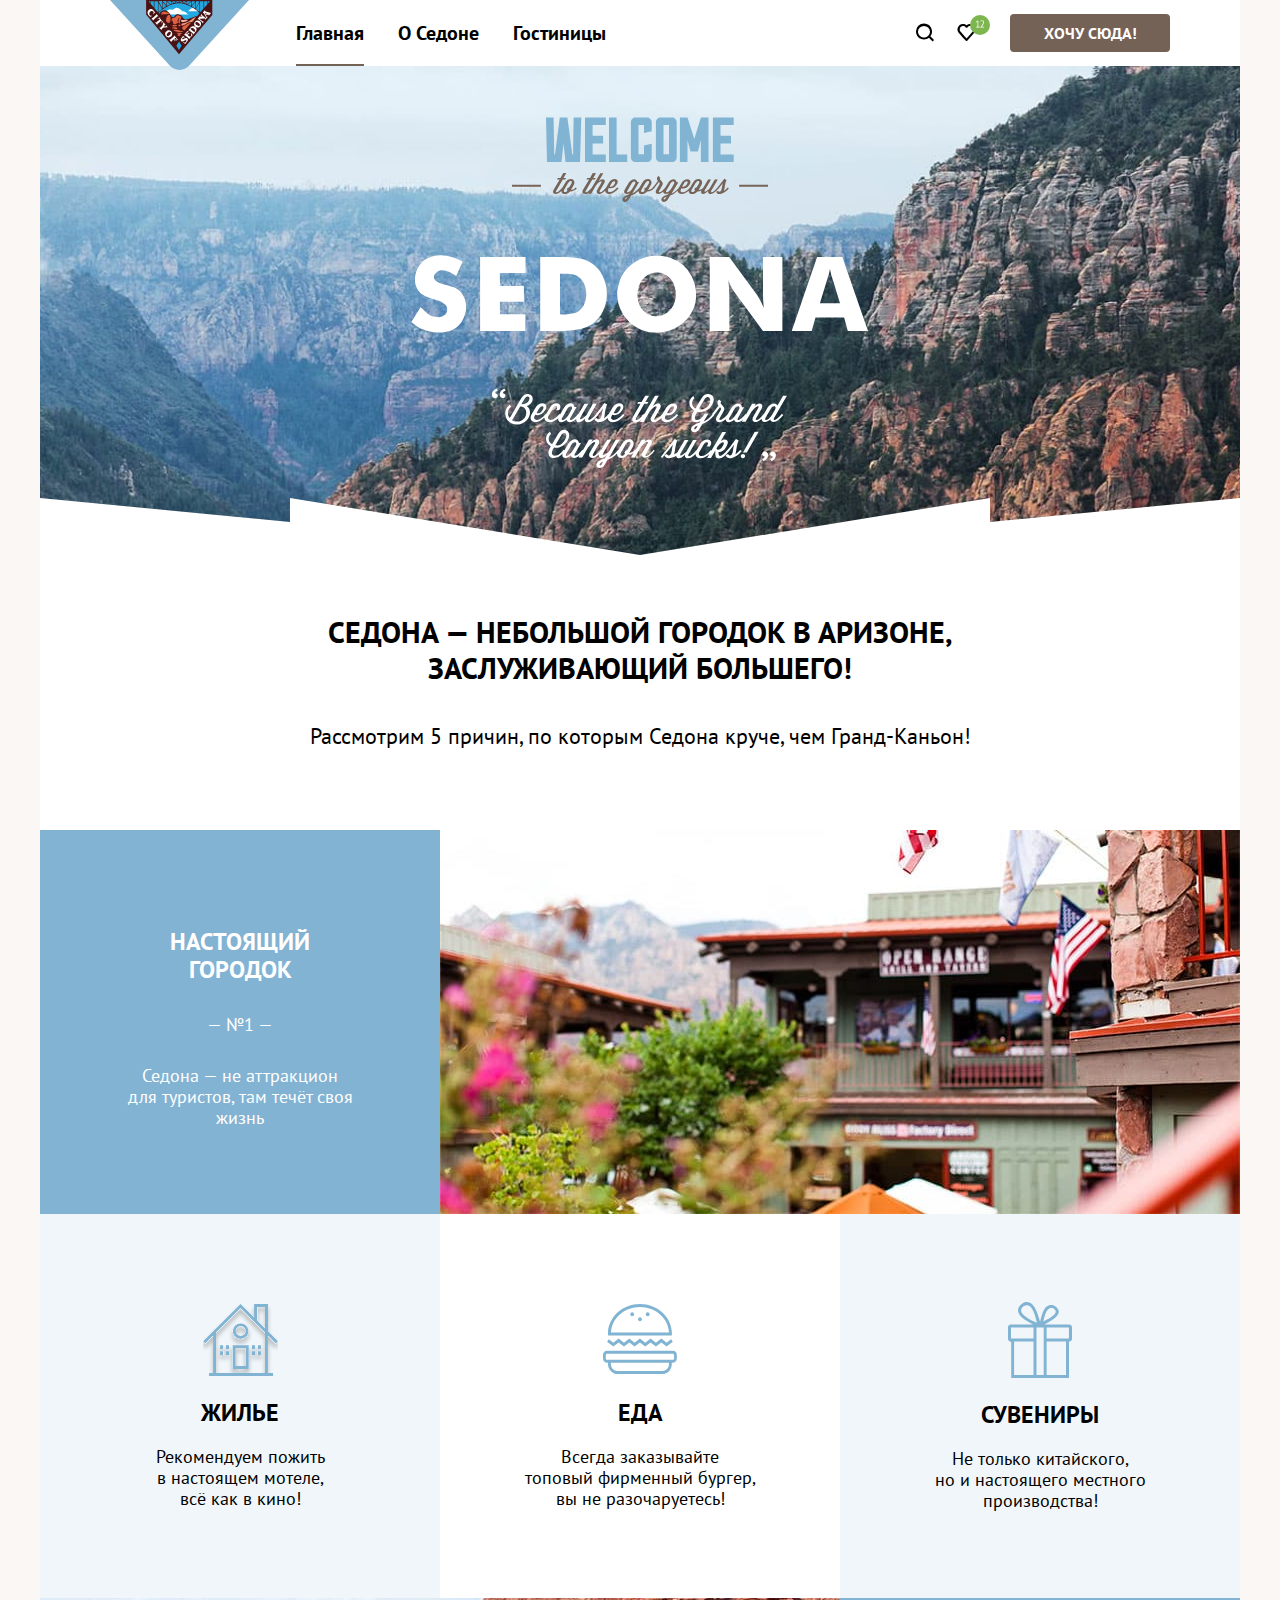
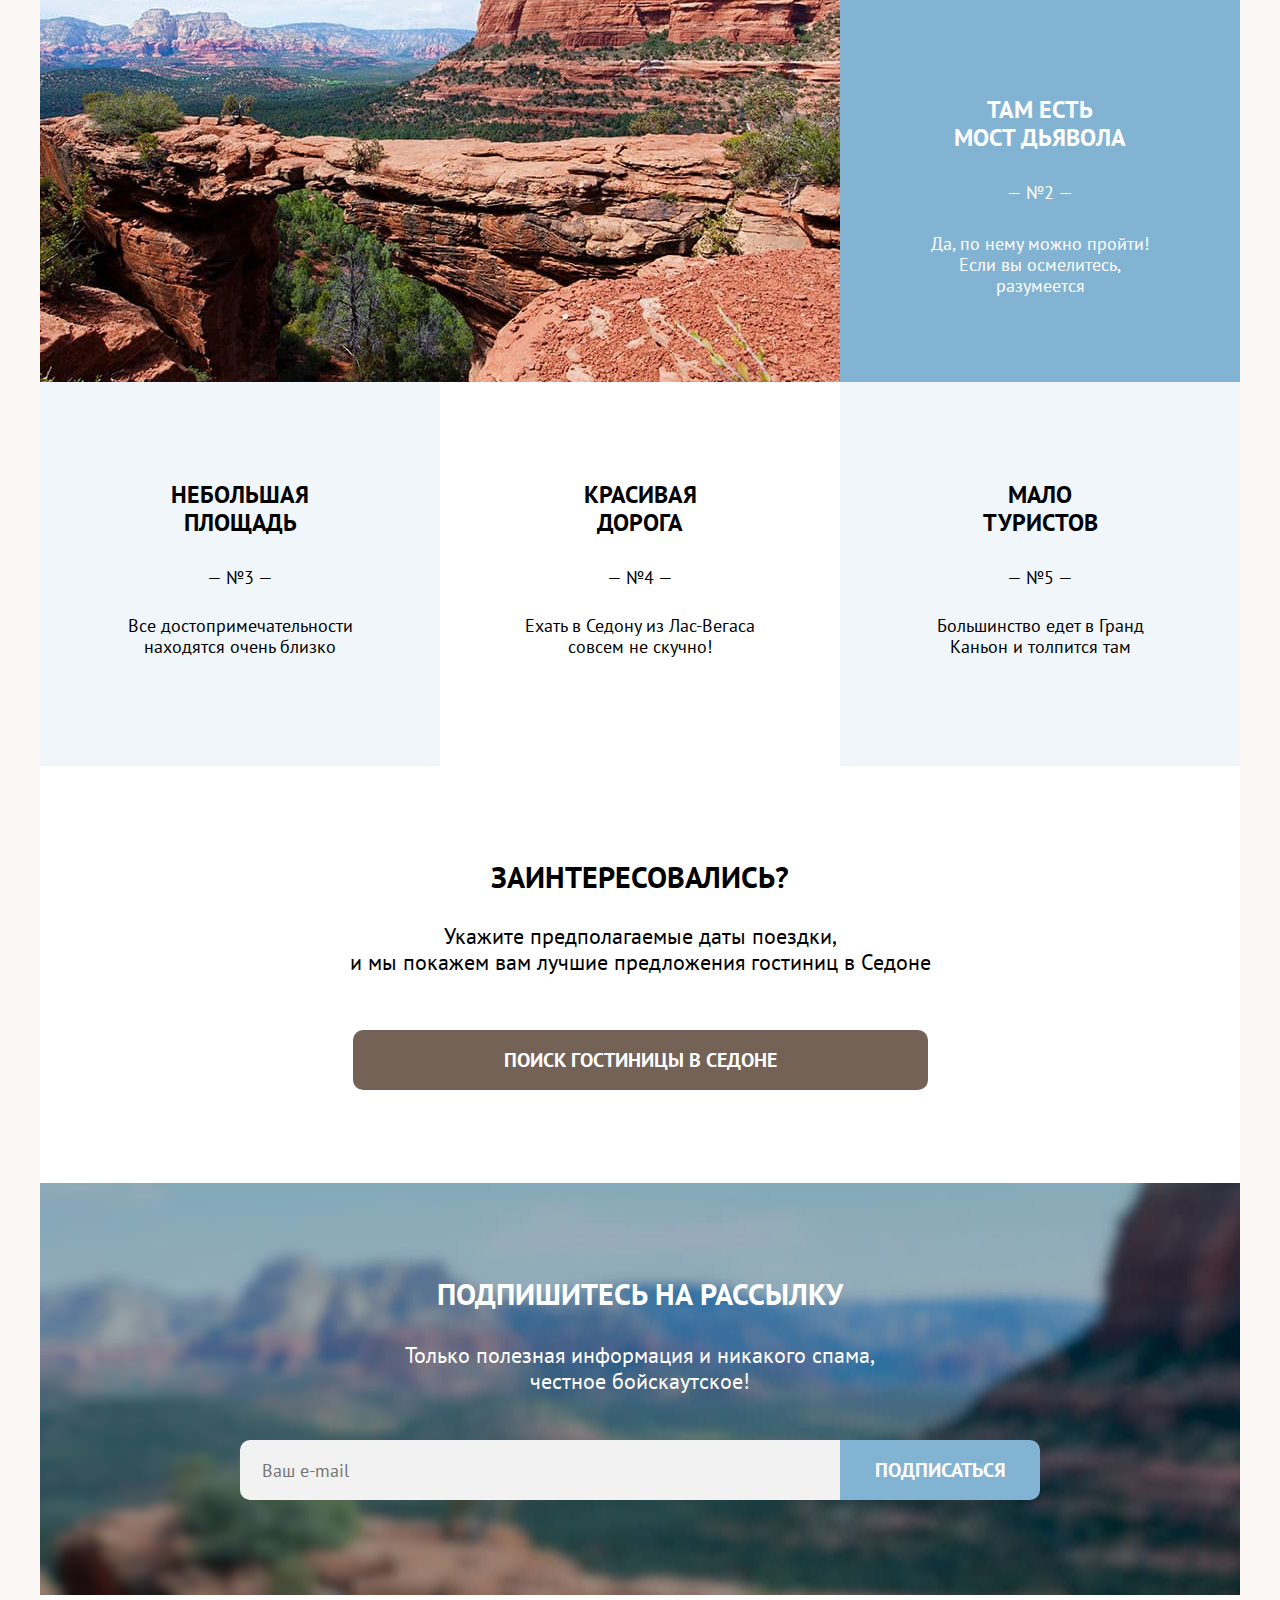
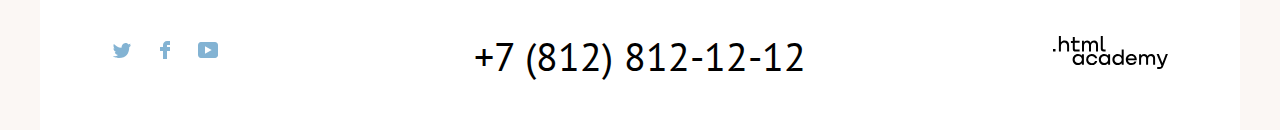
<file: index.html>
<!DOCTYPE html>
<html lang="ru">

<head>
  <meta charset="utf-8">
  <meta name="viewport" content="width=device-width, height=device-height, initial-scale=1">
  <link rel="stylesheet" href="styles/styles.css">
  <link rel="icon" href="favicon.ico">
  <link rel="icon" type="image/png" sizes="32x32" href="images/favicon/favicon-32.png">
  <title>HTML Academy: Седона</title>
</head>

<body>
  <header class="main-header">
    <nav class="navigation">
      <img class="main-logo" src="images/header/logo.svg" width="139" height="70" alt="Логотип городка Седона">
      <ul class="navigation-list">
        <li class="navigation-item">
          <a class="navigation-link navigation-link-current" href="#">Главная</a>
        </li>
        <li class="navigation-item">
          <a class="navigation-link" href="#">О Седоне</a>
        </li>
        <li class="navigation-item">
          <a class="navigation-link" href="catalog.html">Гостиницы</a>
        </li>
      </ul>
      <ul class="navigation-user">
        <li class="navigation-item">
          <a class="navigation-link-user" href="#">
            <svg class="navigation-icon" aria-hidden="true" focusable="false" width="42" height="66" viewBox="0 0 42 66"
              fill="none" xmlns="http://www.w3.org/2000/svg">
              <path
                d="m30.03 40.05-3.71-3.7c1-1.3 1.7-3 1.7-4.9 0-4.4-3.61-8-8.02-8a8.12 8.12 0 0 0-8.03 8.1c0 4.4 3.61 8 8.03 8 1.8 0 3.5-.6 4.91-1.7l3.71 3.7 1.4-1.5ZM20 37.55c-3.31 0-6.02-2.7-6.02-6a6.03 6.03 0 0 1 12.03 0c0 3.3-2.7 6-6.01 6Z"
                fill="#000" />
            </svg>
            <span class="visually-hidden">
              Поиск
            </span>
          </a>
        </li>
        <li class="navigation-item">
          <a class="navigation-link-user" href="#">
            <svg class="navigation-icon" aria-hidden="true" focusable="false" width="44" height="66" viewBox="0 0 44 66"
              fill="none" xmlns="http://www.w3.org/2000/svg">
              <path
                d="M20.44 41c-.3 0-.6-.1-.8-.4-5.41-6.1-6.72-7.5-7.02-7.9a5.4 5.4 0 0 1 4.41-8.7c1.3 0 2.51.5 3.51 1.3a5.47 5.47 0 0 1 9.03 4.1c0 1.3-.5 2.5-1.3 3.4l-7.02 7.9c-.2.2-.4.3-.8.3Zm-6.01-9.5c.3.4 3.5 4 6.11 6.9l6.22-7c.5-.5.7-1.2.7-2 0-1.8-1.5-3.3-3.3-3.3-1 0-2.01.5-2.71 1.3-.3.3-.6.4-.9.4-.3 0-.6-.2-.8-.4-.71-.8-1.71-1.3-2.72-1.3-1.8 0-3.3 1.5-3.3 3.3-.1.9.3 1.6.7 2.1-.1 0-.1 0 0 0Z"
                fill="#000" />
              <rect x="24" y="15" width="20" height="20" rx="10" fill="#7DB54F" />
              <path class="number"
                d="M30.13 26.76h1.4v-4.84l.1-.59-.4.47-1.1.79-.38-.51 2.2-1.7h.36v6.38h1.37v.74h-3.55v-.74Zm7.83-4.67c0 .35-.07.72-.2 1.09a10.88 10.88 0 0 1-1.21 2.21c-.26.35-.52.69-.78 1.01l-.49.43v.04l.64-.11h2.18v.74h-3.98v-.29a33.15 33.15 0 0 0 1.17-1.32 15.09 15.09 0 0 0 1.25-1.83c.18-.32.32-.64.43-.95.1-.31.16-.61.16-.89 0-.33-.1-.6-.28-.81-.19-.22-.47-.33-.85-.33-.25 0-.5.05-.74.16-.24.1-.45.22-.62.35l-.33-.57c.23-.2.51-.36.83-.47.32-.11.66-.17 1.03-.17.29 0 .54.04.76.13a1.5 1.5 0 0 1 .91.9c.08.2.12.43.12.68Z"
                fill="#fff" />
            </svg>
            <span class="visually-hidden">
              Избранное
            </span>
          </a>
        </li>
        <li class="navigation-item">
          <a class="navigation-link-button brown-button button" href="#">Хочу сюда!</a>
        </li>
      </ul>
    </nav>
  </header>
  <main class="main-container main-index">
    <div class="page-container">
      <div class="main-title">
        <h1 class="visually-hidden">Sedona</h1>
        <img class="welcome" src="images/index/welcome.svg" width="458" height="352" alt="Добро пожаловать в Седону">
      </div>
      <section class="about-sedona">
        <h2 class="sedona-deserves-better">Седона&nbsp;&mdash; небольшой городок в&nbsp;Аризоне,
          заслуживающий большего!</h2>
        <p class="sedona-vs-grand-canyon">Рассмотрим 5&nbsp;причин, по&nbsp;которым Седона круче, чем Гранд-Каньон!</p>
      </section>
      <section class="advantages">
        <ul class="advantages-list">
          <li class="advantages-item">
            <div class="advantages-item-wrapper">
              <h3 class="advantages-title picture-item-title">
                Настоящий
                городок
              </h3>
              <div class="advantages-order advantages-order-picture">
                &mdash;&nbsp;&#8470;1 &mdash;
              </div>
              <p class="advantages-description advantages-description-picture">
                Седона&nbsp;&mdash; не&nbsp;аттракцион <br>
                для туристов, там течёт
                своя жизнь
              </p>
            </div>
          </li>
          <li class="advantages-item">
            <h3 class="advantages-title no-order-title">Жилье</h3>
            <p class="advantages-description no-order-description">
              Рекомендуем пожить
              в&nbsp;настоящем мотеле,<br>
              всё как в&nbsp;кино!
            </p>
          </li>
          <li class="advantages-item">
            <h3 class="advantages-title no-order-title">Еда</h3>
            <p class="advantages-description no-order-description">
              Всегда заказывайте <br>
              топовый фирменный бургер,
              вы&nbsp;не&nbsp;разочаруетесь!
            </p>
          </li>
          <li class="advantages-item">
            <h3 class="advantages-title no-order-title">Сувениры</h3>
            <p class="advantages-description no-order-description">
              Не&nbsp;только китайского,
              но&nbsp;и&nbsp;настоящего местного производства!
            </p>
          </li>
          <li class="advantages-item">
            <div class="advantages-item-second-wrapper">
              <h3 class="advantages-title picture-item-title">
                Там есть
                мост дьявола</h3>
              <div class="advantages-order advantages-order-picture">
                &mdash;&nbsp;&#8470;2 &mdash;
              </div>
              <p class="advantages-description advantages-description-picture">
                Да, по&nbsp;нему можно пройти! Если вы&nbsp;осмелитесь, разумеется
              </p>
            </div>
          </li>
          <li class="advantages-item">
            <h3 class="advantages-title">
              Небольшая
              площадь
            </h3>
            <div class="advantages-order">
              &mdash;&nbsp;&#8470;3 &mdash;
            </div>
            <p class="advantages-description">
              Все достопримечательности
              находятся очень близко
            </p>
          </li>
          <li class="advantages-item">
            <h3 class="advantages-title">
              Красивая
              дорога
            </h3>
            <div class="advantages-order">
              &mdash;&nbsp;&#8470;4 &mdash;
            </div>
            <p class="advantages-description">
              Ехать в&nbsp;Седону из&nbsp;Лас-Вегаса совсем не&nbsp;скучно!
            </p>
          </li>
          <li class="advantages-item">
            <h3 class="advantages-title">
              Мало
              туристов
            </h3>
            <div class="advantages-order">
              &mdash;&nbsp;&#8470;5 &mdash;
            </div>
            <p class="advantages-description">
              Большинство едет в&nbsp;Гранд Каньон и&nbsp;толпится там
            </p>
          </li>
        </ul>
      </section>
      <section class="hotels">
        <h2 class="hotels-search">Заинтересовались?</h2>
        <p class="hotels-options">
          Укажите предполагаемые даты поездки, <br>
          и&nbsp;мы&nbsp;покажем вам лучшие предложения гостиниц в&nbsp;Седоне
        </p>
        <a class="hotels-search-button brown-button button" href="#">Поиск гостиницы в&nbsp;Седоне</a>
      </section>
      <section class="newsletter newsletter-index">
        <h2 class="newsletter-title newsletter-title-index">
          Подпишитесь на&nbsp;рассылку
        </h2>
        <p class="newsletter-description">
          Только полезная информация и&nbsp;никакого спама, <br>
          честное бойскаутское!
        </p>
        <form class="newsletter-form" action="https://echo.htmlacademy.ru/" method="post" name="email">
          <input class="field" type="email" name="newsletter-email" placeholder="Ваш e-mail" required>
          <button class="button newsletter-button blue-button" type="submit">
            Подписаться
          </button>
        </form>
      </section>
    </div>
  </main>
  <footer class="main-footer">
    <div class="page-footer-container">
      <section class="footer-social">
        <h3 class="visually-hidden">Социальные сети</h3>
        <ul class="footer-social-list">
          <li class="footer-social-item">
            <a class="footer-social-link" href="https://twitter.com/htmlacademy_ru" target="_blank">
              <svg class="footer-social-icon" aria-hidden="true" focusable="false" width="18" height="15"
                viewBox="0 0 18 15" fill="none" xmlns="http://www.w3.org/2000/svg">
                <g clip-path="url(#a)">
                  <path
                    d="M11.6.2c1.8-.5 3.2.3 3.8 1.2.7-.2 1.4-.5 2.1-.7 0 .9-.6 1.5-.9 1.8.7.1 1.4-.6 1.4-.6-.2 1-1.1 1.8-1.7 2C16.1 10.7 13 15.1 5.7 15h-.5c-.4 0-4.4-.5-5.2-1.9 2.4.2 4.1-.4 5-1.2-1-.3-2.9-.4-3.2-2.9.4.1.6.2 1.3.1C1.8 8.3.4 7.5.5 5.3c.3.3 1.1.5 1.4.5C1.1 5.6-.2 2.5.9.9c1.9 1.9 4 3.6 7.6 3.8C8.7 2.3 9.7.8 11.6.2Z"
                    fill="#83B3D3" />
                </g>
                <defs>
                  <clipPath id="a">
                    <path fill="#fff" d="M0 0h18v15H0z" />
                  </clipPath>
                </defs>
              </svg>
              <span class="visually-hidden">Twitter</span>
            </a>
          </li>
          <li class="footer-social-item">
            <a class="footer-social-link" href="https://www.facebook.com/htmlacademy" target="_blank">
              <svg class="footer-social-icon" aria-hidden="true" focusable="false" width="10" height="18"
                viewBox="0 0 10 18" fill="none" xmlns="http://www.w3.org/2000/svg">
                <path d="M7 0C4.8 0 3 1.8 3 4v2H0v4h3v8h4v-8h3V6H7V4h3V0H7Z" fill="#83B3D3" />
              </svg>
              <span class="visually-hidden">Facebook</span>
            </a>
          </li>
          <li class="footer-social-item">
            <a class="footer-social-link" href="https://www.youtube.com/c/HTMLAcademyRUS" target="_blank">
              <svg class="footer-social-icon" aria-hidden="true" focusable="false" width="20" height="16"
                viewBox="0 0 20 16" fill="none" xmlns="http://www.w3.org/2000/svg">
                <path
                  d="M17 0H2.9C1.2 0 0 1.5 0 3.2V12.7C0 14.5 1.2 16 2.9 16H17.2C18.7 16 20.1 14.5 20.1 12.8V3.2C19.9 1.5 18.7 0 17 0ZM7 11.8V4.2L13.7 8L7 11.8Z"
                  fill="#83B3D3" />
              </svg>
              <span class="visually-hidden">Youtube</span>
            </a>
          </li>
        </ul>
      </section>
      <section class="footer-contacts">
        <h4 class="visually-hidden">Номер телефона</h4>
        <a class="footer-contacts-phone" href="tel:+78128121212">+7 (812) 812-12-12</a>
      </section>
      <section class="footer-logo">
        <h4 class="visually-hidden">Создано в HTML Academy</h4>
        <a class="footer-logo-reference" href="https://htmlacademy.ru/" target="_blank">
          <svg class="footer-logo-icon" aria-hidden="true" focusable="false" width="115" height="33" fill="none"
            xmlns="http://www.w3.org/2000/svg">
            <path
              d="M0 12.9v2.6h2.5v-2.6H0Zm11.6-8.4c-1.6 0-2.8.7-3.6 1.7h-.1V0h-2v15.5h2v-5.3c0-2.1 1.3-3.6 3.3-3.6 1.8 0 2.9 1.4 2.9 3.2v5.7h2V9.4c.1-3-1.8-4.9-4.5-4.9Zm15 .3h-4.8V1.1h-2v3.8h-1.9v2h1.9v6c0 1.7 1 2.7 2.7 2.7h4.1v-2h-3.7c-.7 0-1.1-.4-1.1-1.1V6.8h4.8v-2Zm14.5-.2c-1.6 0-2.9.8-3.5 2.1h-.1c-.6-1.2-1.8-2.1-3.4-2.1-1.4 0-2.5.8-3.1 1.8h-.1V4.8H29v10.6h2V10c0-2 1-3.5 2.6-3.5 1.5 0 2.4 1 2.4 2.6v6.3h2V9.8c0-2.4 1.4-3.3 2.6-3.3 1.5 0 2.4 1 2.4 2.6v6.3h2V8.9c.1-2.5-1.4-4.3-3.9-4.3Zm6.7 8.1c0 1.7 1 2.7 2.8 2.7h2v-2h-1.7c-.7 0-1.1-.4-1.1-1.1V0h-2v12.7Zm-18.9 7c-.9-1.1-2.2-1.8-3.9-1.8-3.1 0-5.4 2.3-5.4 5.6s2.3 5.6 5.4 5.6c1.8 0 3-.8 3.8-1.9h.1v1.6h2V18.2h-2v1.5Zm-3.6 7.4c-2.2 0-3.6-1.6-3.6-3.6s1.4-3.6 3.6-3.6 3.6 1.6 3.6 3.6c0 1.9-1.4 3.6-3.6 3.6ZM44.2 22c-.5-2.4-2.6-4.1-5.4-4.1a5.4 5.4 0 0 0-5.6 5.6c0 3.1 2.2 5.6 5.6 5.6 2.8 0 4.9-1.8 5.4-4.2h-2.1a3.4 3.4 0 0 1-3.3 2.3c-2.2 0-3.6-1.6-3.6-3.6s1.4-3.6 3.6-3.6c1.6 0 2.8 1 3.3 2.2h2.1V22Zm10.9-2.3c-.9-1.1-2.2-1.8-3.9-1.8-3.1 0-5.4 2.3-5.4 5.6s2.3 5.6 5.4 5.6c1.8 0 3-.8 3.8-1.9h.1v1.6h2V18.2h-2v1.5Zm-3.6 7.4c-2.2 0-3.6-1.6-3.6-3.6s1.4-3.6 3.6-3.6 3.6 1.6 3.6 3.6c0 1.9-1.5 3.6-3.6 3.6Zm17.2-7.3c-.9-1.1-2.2-1.9-3.9-1.9-3.1 0-5.4 2.3-5.4 5.6s2.2 5.6 5.4 5.6c1.7 0 3-.8 3.8-1.8h.1v1.5h2V13.4h-2v6.4Zm-3.6 7.3c-2.2 0-3.6-1.6-3.6-3.6s1.4-3.6 3.6-3.6 3.6 1.6 3.6 3.6c-.1 2-1.5 3.6-3.6 3.6Zm13.2-9.2c-3.3 0-5.5 2.5-5.5 5.6 0 3 2.1 5.6 5.5 5.6 2.5 0 4.5-1.3 5.2-3.6h-2.1c-.5 1-1.6 1.6-3 1.6-1.9 0-3.3-1.3-3.4-2.9h8.8c.2-3.6-2-6.3-5.5-6.3Zm0 1.9c1.7 0 3 1 3.3 2.6h-6.5c.3-1.5 1.5-2.6 3.2-2.6Zm19.9-1.9c-1.6 0-2.9.8-3.6 2h-.1c-.6-1.2-1.8-2-3.4-2-1.4 0-2.5.7-3.1 1.8v-1.5h-1.9v10.6h2v-5.4c0-2 1-3.4 2.6-3.5 1.5 0 2.4 1 2.4 2.6v6.3h2v-5.6c0-2.4 1.4-3.3 2.6-3.3 1.5 0 2.4 1 2.4 2.6v6.3h2v-6.5c.1-2.6-1.4-4.4-3.9-4.4Zm11.2 9.1-3.6-8.9h-2.2l4.8 11.6c-.3.9-.7 1.2-1.7 1.2h-2.5v2h2.5c1.8 0 2.8-.8 3.5-2.6l4.7-12.2h-2.1l-3.4 8.9Z"
              fill="#000" />
          </svg>
        </a>
      </section>
    </div>
  </footer>
  <div class="modal-container  modal-container-close">
    <div class="modal modal-search">
      <section class="modal-content">
        <div class="modal-title-wrap">
          <h2 class="modal-title">Поиск гостиницы в Седоне</h2>
          <button class="modal-close-button">
            <span class="visually-hidden">Закрыть</span>
            <svg width="13" height="13" viewBox="0 0 13 13" fill="none" xmlns="http://www.w3.org/2000/svg">
              <path d="M13 1.2 11.8 0 6.5 5.3 1.2 0 0 1.2l5.3 5.3L0 11.8 1.2 13l5.3-5.3 5.3 5.3 1.2-1.2-5.3-5.3L13 1.2Z"
                fill="#000" />
            </svg>
          </button>
        </div>
        <form class="search-form" action="https://echo.htmlacademy.ru/" method="post">
          <div class="modal-date">
            <div class="field-group">
              <label class="form-label label-check-in">Дата заезда:</label>
              <div class="modal-input">
                <input class="search-form-field field" type="text" id="check-in" name="check-in"
                  placeholder="Укажите дату" value="27 апреля 2020">
                <p class="search-warning error-warning">Мы не можем отправить вас в прошлое.</p>
              </div>
            </div>
            <div class="field-group">
              <label class="form-label label-check-out">Дата выезда:</label>
              <div class="modal-input">
                <input class="search-form-field field check-out-field" type="text" id="check-out" name="check-out"
                  placeholder="Укажите дату" value="1 сентября 2021">
                <p class="search-warning success-warning">На эти даты есть свободные номера. Пока есть.</p>
              </div>
            </div>
          </div>
          <div class="modal-search-wrap">
            <div class="field-group">
              <label class="form-label label-adults">Взрослые:</label>
              <div class="adults-children-inputs adults">
                <button class="minus-button button" type="button">
                  <svg width="13" height="1" viewBox="0 0 13 1" fill="none" xmlns="http://www.w3.org/2000/svg">
                    <path d="M0 0v1h13V0H0Z" fill="#B5B5B5" />
                  </svg>
                </button>
                <input class="adults-children-field field" type="text" id="adults" name="adults" value="2">
                <button class="plus-button button" type="button">
                  <svg width="13" height="13" viewBox="0 0 13 13" fill="none" xmlns="http://www.w3.org/2000/svg">
                    <path d="M13 6H7V0H6v6H0v1h6v6h1V7h6V6Z" fill="#B5B5B5" />
                  </svg>
                </button>
              </div>
            </div>
            <div class="field-group">
              <label class="form-label form-label-icon label-children" for="children">Дети:</label>
              <button class="tooltip-toggle" aria-labelledby="tooltip-label" type="button">
                <svg width="1" height="9" viewBox="0 0 1 9" fill="none" xmlns="http://www.w3.org/2000/svg">
                  <g clip-path="url(#a)" fill="#fff">
                    <path d="M0 9h1V3H0v6ZM1 0H0v1h1V0Z" />
                  </g>
                  <defs>
                    <clipPath>
                      <path fill="#fff" d="M0 0h1v9H0z" />
                    </clipPath>
                  </defs>
                </svg>
              </button>
              <span class="tooltip-text" role="tooltip" id="tooltip-label">Укажите количество детей, которые будут
                с
                вами, возраст которых от 6 до 18 лет. Дети до 6 лет размещаются бесплатно.</span>
              <div class="adults-children-inputs children">
                <button class="minus-button button" type="button">
                  <svg width="13" height="1" viewBox="0 0 13 1" fill="none" xmlns="http://www.w3.org/2000/svg">
                    <path d="M0 0v1h13V0H0Z" fill="#B5B5B5" />
                  </svg>
                </button>
                <input class="adults-children-field field" type="text" id="children" name="children" value="1">
                <button class="plus-button button" type="button">
                  <svg width="13" height="13" viewBox="0 0 13 13" fill="none" xmlns="http://www.w3.org/2000/svg">
                    <path d="M13 6H7V0H6v6H0v1h6v6h1V7h6V6Z" fill="#B5B5B5" />
                  </svg>
                </button>
              </div>
            </div>
          </div>
          <button class="button modal-search-button blue-button" type="submit">
            Найти
          </button>
        </form>
      </section>
    </div>
  </div>

</body>

</html>
</file>
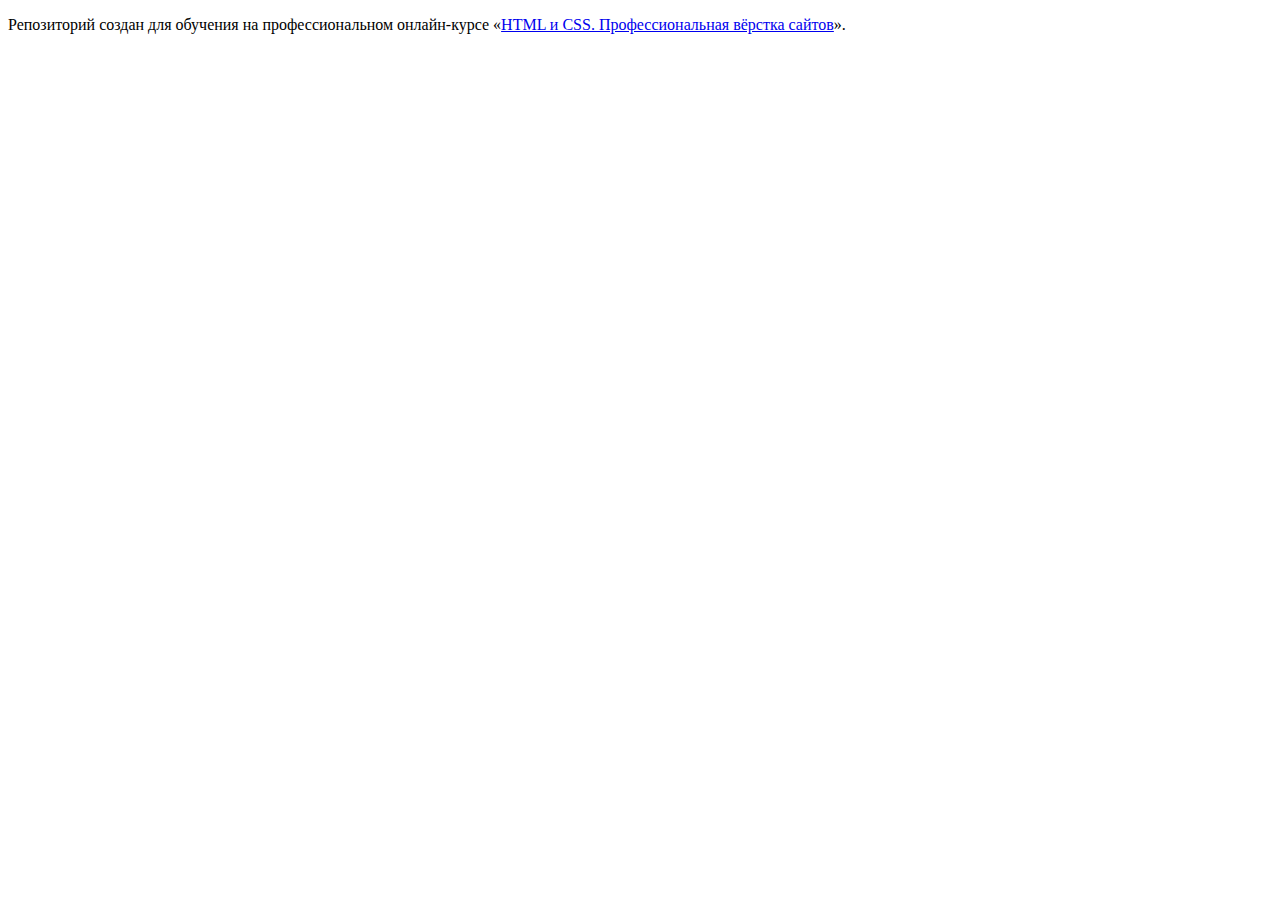
<file: 1/index.html>
<!DOCTYPE html>
<html lang="ru">
  <head>
    <meta charset="utf-8">
    <title>HTML Academy: Седона</title>
    <base href="https://htmlacademy-htmlcss.github.io/1977287-sedona-33/1/">
</head>
  <body>

    <p>Репозиторий создан для обучения на профессиональном онлайн‑курсе «<a href="https://htmlacademy.ru/intensive/htmlcss">HTML и CSS. Профессиональная вёрстка сайтов</a>».</p>

  </body>
</html>
</file>
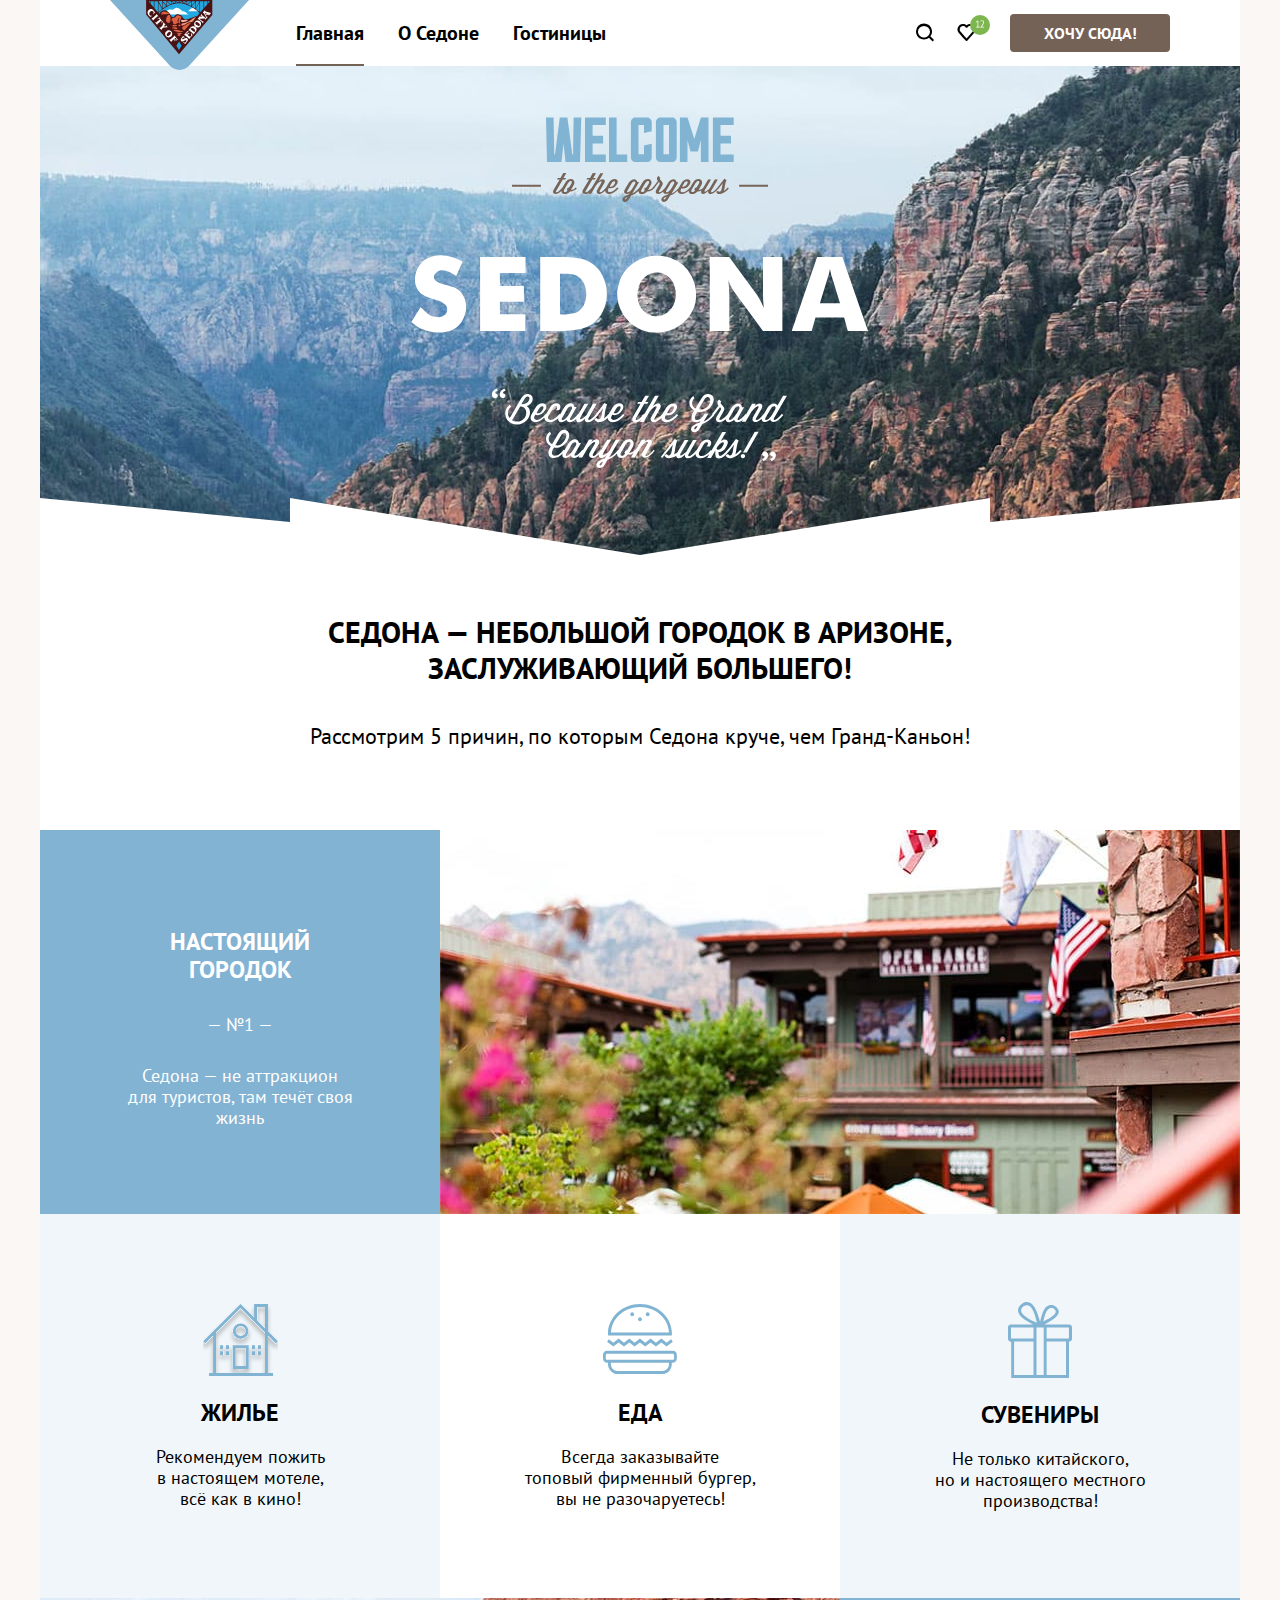
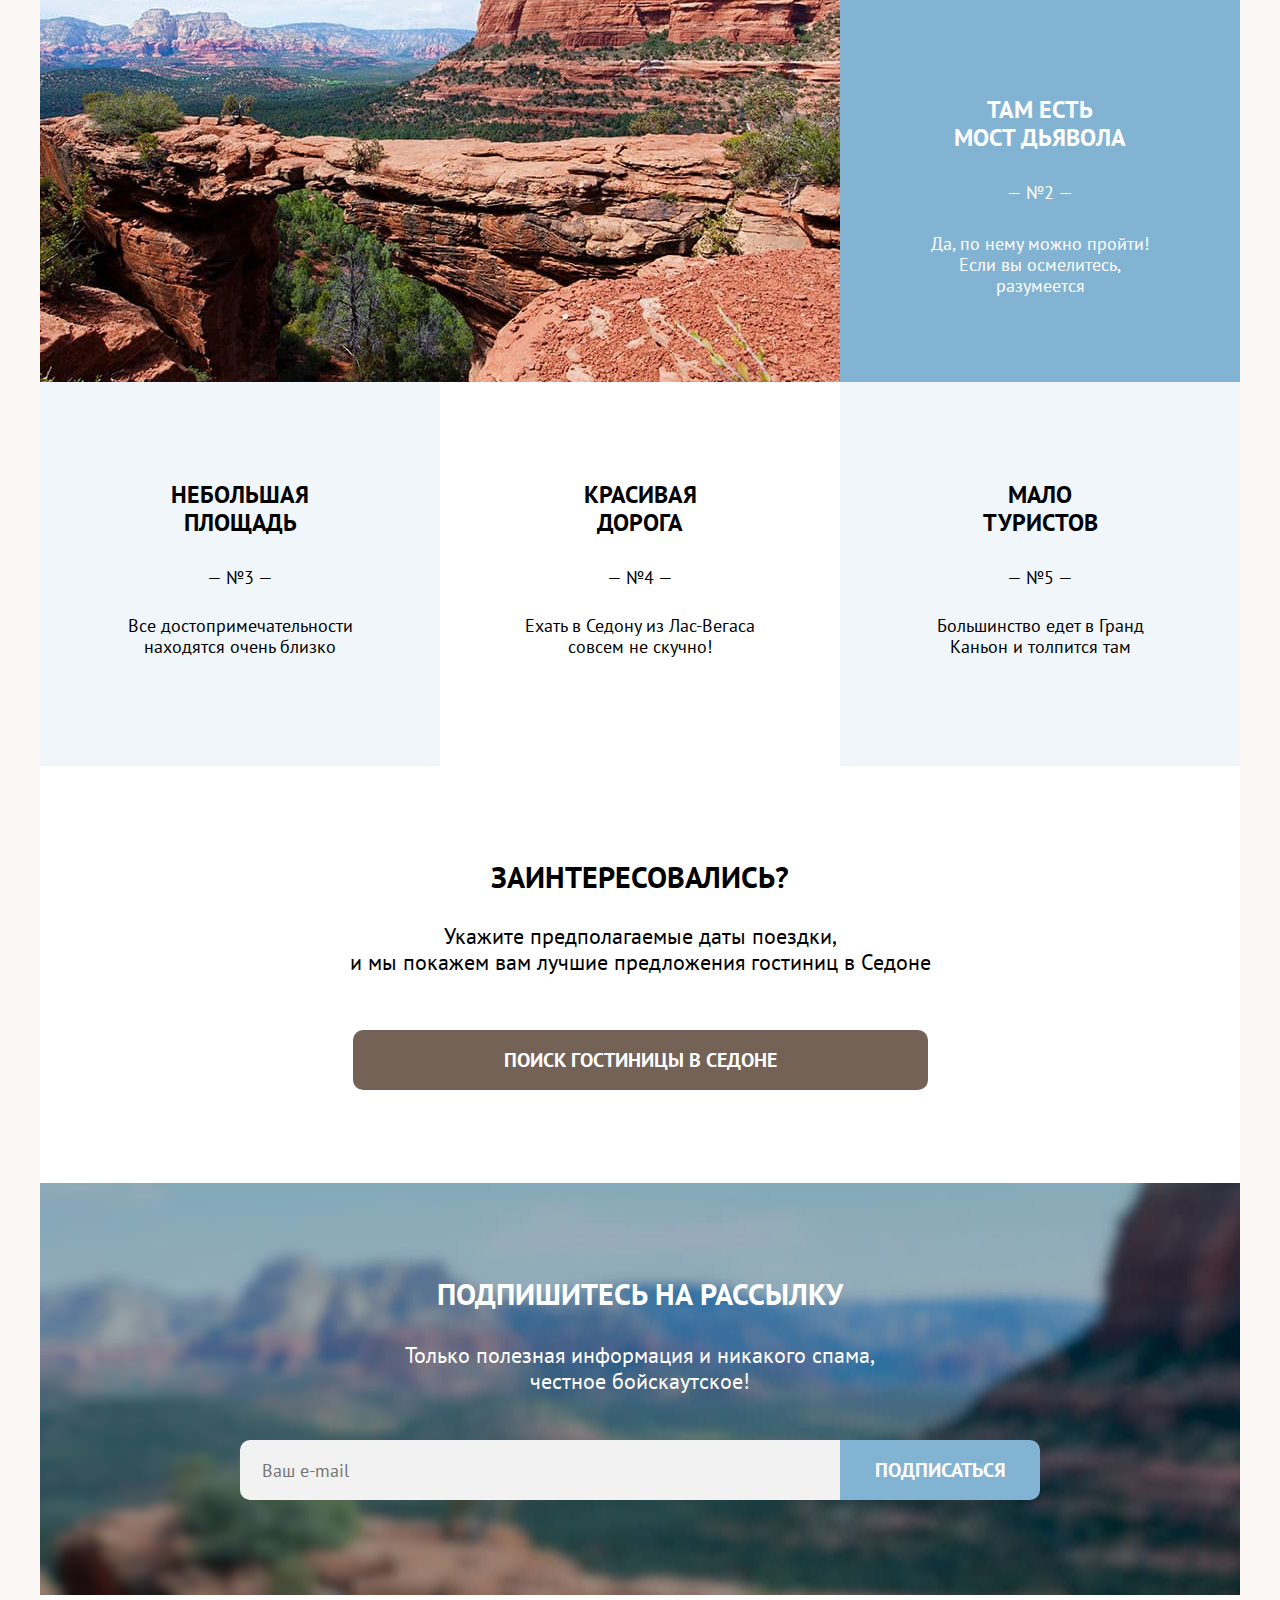
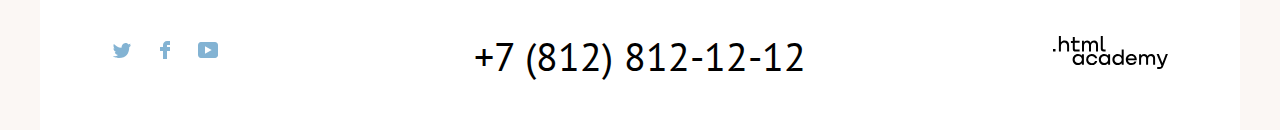
<file: master/index.html>
<!DOCTYPE html>
<html lang="ru">

<head>
  <meta charset="utf-8">
  <meta name="viewport" content="width=device-width, height=device-height, initial-scale=1">
  <link rel="stylesheet" href="styles/styles.css">
  <link rel="icon" href="favicon.ico">
  <link rel="icon" type="image/png" sizes="32x32" href="images/favicon/favicon-32.png">
  <title>HTML Academy: Седона</title>
  <base href="https://htmlacademy-htmlcss.github.io/1977287-sedona-33/master/">
</head>

<body>
  <header class="main-header">
    <nav class="navigation">
      <img class="main-logo" src="images/header/logo.svg" width="139" height="70" alt="Логотип городка Седона">
      <ul class="navigation-list">
        <li class="navigation-item">
          <a class="navigation-link navigation-link-current" href="#">Главная</a>
        </li>
        <li class="navigation-item">
          <a class="navigation-link" href="#">О Седоне</a>
        </li>
        <li class="navigation-item">
          <a class="navigation-link" href="catalog.html">Гостиницы</a>
        </li>
      </ul>
      <ul class="navigation-user">
        <li class="navigation-item">
          <a class="navigation-link-user" href="#">
            <svg class="navigation-icon" aria-hidden="true" focusable="false" width="42" height="66" viewBox="0 0 42 66"
              fill="none" xmlns="http://www.w3.org/2000/svg">
              <path
                d="m30.03 40.05-3.71-3.7c1-1.3 1.7-3 1.7-4.9 0-4.4-3.61-8-8.02-8a8.12 8.12 0 0 0-8.03 8.1c0 4.4 3.61 8 8.03 8 1.8 0 3.5-.6 4.91-1.7l3.71 3.7 1.4-1.5ZM20 37.55c-3.31 0-6.02-2.7-6.02-6a6.03 6.03 0 0 1 12.03 0c0 3.3-2.7 6-6.01 6Z"
                fill="#000" />
            </svg>
            <span class="visually-hidden">
              Поиск
            </span>
          </a>
        </li>
        <li class="navigation-item">
          <a class="navigation-link-user" href="#">
            <svg class="navigation-icon" aria-hidden="true" focusable="false" width="44" height="66" viewBox="0 0 44 66"
              fill="none" xmlns="http://www.w3.org/2000/svg">
              <path
                d="M20.44 41c-.3 0-.6-.1-.8-.4-5.41-6.1-6.72-7.5-7.02-7.9a5.4 5.4 0 0 1 4.41-8.7c1.3 0 2.51.5 3.51 1.3a5.47 5.47 0 0 1 9.03 4.1c0 1.3-.5 2.5-1.3 3.4l-7.02 7.9c-.2.2-.4.3-.8.3Zm-6.01-9.5c.3.4 3.5 4 6.11 6.9l6.22-7c.5-.5.7-1.2.7-2 0-1.8-1.5-3.3-3.3-3.3-1 0-2.01.5-2.71 1.3-.3.3-.6.4-.9.4-.3 0-.6-.2-.8-.4-.71-.8-1.71-1.3-2.72-1.3-1.8 0-3.3 1.5-3.3 3.3-.1.9.3 1.6.7 2.1-.1 0-.1 0 0 0Z"
                fill="#000" />
              <rect x="24" y="15" width="20" height="20" rx="10" fill="#7DB54F" />
              <path class="number"
                d="M30.13 26.76h1.4v-4.84l.1-.59-.4.47-1.1.79-.38-.51 2.2-1.7h.36v6.38h1.37v.74h-3.55v-.74Zm7.83-4.67c0 .35-.07.72-.2 1.09a10.88 10.88 0 0 1-1.21 2.21c-.26.35-.52.69-.78 1.01l-.49.43v.04l.64-.11h2.18v.74h-3.98v-.29a33.15 33.15 0 0 0 1.17-1.32 15.09 15.09 0 0 0 1.25-1.83c.18-.32.32-.64.43-.95.1-.31.16-.61.16-.89 0-.33-.1-.6-.28-.81-.19-.22-.47-.33-.85-.33-.25 0-.5.05-.74.16-.24.1-.45.22-.62.35l-.33-.57c.23-.2.51-.36.83-.47.32-.11.66-.17 1.03-.17.29 0 .54.04.76.13a1.5 1.5 0 0 1 .91.9c.08.2.12.43.12.68Z"
                fill="#fff" />
            </svg>
            <span class="visually-hidden">
              Избранное
            </span>
          </a>
        </li>
        <li class="navigation-item">
          <a class="navigation-link-button brown-button button" href="#">Хочу сюда!</a>
        </li>
      </ul>
    </nav>
  </header>
  <main class="main-container main-index">
    <div class="page-container">
      <div class="main-title">
        <h1 class="visually-hidden">Sedona</h1>
        <img class="welcome" src="images/index/welcome.svg" width="458" height="352" alt="Добро пожаловать в Седону">
      </div>
      <section class="about-sedona">
        <h2 class="sedona-deserves-better">Седона&nbsp;&mdash; небольшой городок в&nbsp;Аризоне,
          заслуживающий большего!</h2>
        <p class="sedona-vs-grand-canyon">Рассмотрим 5&nbsp;причин, по&nbsp;которым Седона круче, чем Гранд-Каньон!</p>
      </section>
      <section class="advantages">
        <ul class="advantages-list">
          <li class="advantages-item">
            <div class="advantages-item-wrapper">
              <h3 class="advantages-title picture-item-title">
                Настоящий
                городок
              </h3>
              <div class="advantages-order advantages-order-picture">
                &mdash;&nbsp;&#8470;1 &mdash;
              </div>
              <p class="advantages-description advantages-description-picture">
                Седона&nbsp;&mdash; не&nbsp;аттракцион <br>
                для туристов, там течёт
                своя жизнь
              </p>
            </div>
          </li>
          <li class="advantages-item">
            <h3 class="advantages-title no-order-title">Жилье</h3>
            <p class="advantages-description no-order-description">
              Рекомендуем пожить
              в&nbsp;настоящем мотеле,<br>
              всё как в&nbsp;кино!
            </p>
          </li>
          <li class="advantages-item">
            <h3 class="advantages-title no-order-title">Еда</h3>
            <p class="advantages-description no-order-description">
              Всегда заказывайте <br>
              топовый фирменный бургер,
              вы&nbsp;не&nbsp;разочаруетесь!
            </p>
          </li>
          <li class="advantages-item">
            <h3 class="advantages-title no-order-title">Сувениры</h3>
            <p class="advantages-description no-order-description">
              Не&nbsp;только китайского,
              но&nbsp;и&nbsp;настоящего местного производства!
            </p>
          </li>
          <li class="advantages-item">
            <div class="advantages-item-second-wrapper">
              <h3 class="advantages-title picture-item-title">
                Там есть
                мост дьявола</h3>
              <div class="advantages-order advantages-order-picture">
                &mdash;&nbsp;&#8470;2 &mdash;
              </div>
              <p class="advantages-description advantages-description-picture">
                Да, по&nbsp;нему можно пройти! Если вы&nbsp;осмелитесь, разумеется
              </p>
            </div>
          </li>
          <li class="advantages-item">
            <h3 class="advantages-title">
              Небольшая
              площадь
            </h3>
            <div class="advantages-order">
              &mdash;&nbsp;&#8470;3 &mdash;
            </div>
            <p class="advantages-description">
              Все достопримечательности
              находятся очень близко
            </p>
          </li>
          <li class="advantages-item">
            <h3 class="advantages-title">
              Красивая
              дорога
            </h3>
            <div class="advantages-order">
              &mdash;&nbsp;&#8470;4 &mdash;
            </div>
            <p class="advantages-description">
              Ехать в&nbsp;Седону из&nbsp;Лас-Вегаса совсем не&nbsp;скучно!
            </p>
          </li>
          <li class="advantages-item">
            <h3 class="advantages-title">
              Мало
              туристов
            </h3>
            <div class="advantages-order">
              &mdash;&nbsp;&#8470;5 &mdash;
            </div>
            <p class="advantages-description">
              Большинство едет в&nbsp;Гранд Каньон и&nbsp;толпится там
            </p>
          </li>
        </ul>
      </section>
      <section class="hotels">
        <h2 class="hotels-search">Заинтересовались?</h2>
        <p class="hotels-options">
          Укажите предполагаемые даты поездки, <br>
          и&nbsp;мы&nbsp;покажем вам лучшие предложения гостиниц в&nbsp;Седоне
        </p>
        <a class="hotels-search-button brown-button button" href="#">Поиск гостиницы в&nbsp;Седоне</a>
      </section>
      <section class="newsletter newsletter-index">
        <h2 class="newsletter-title newsletter-title-index">
          Подпишитесь на&nbsp;рассылку
        </h2>
        <p class="newsletter-description">
          Только полезная информация и&nbsp;никакого спама, <br>
          честное бойскаутское!
        </p>
        <form class="newsletter-form" action="https://echo.htmlacademy.ru/" method="post" name="email">
          <input class="field" type="email" name="newsletter-email" placeholder="Ваш e-mail" required>
          <button class="button newsletter-button blue-button" type="submit">
            Подписаться
          </button>
        </form>
      </section>
    </div>
  </main>
  <footer class="main-footer">
    <div class="page-footer-container">
      <section class="footer-social">
        <h3 class="visually-hidden">Социальные сети</h3>
        <ul class="footer-social-list">
          <li class="footer-social-item">
            <a class="footer-social-link" href="https://twitter.com/htmlacademy_ru" target="_blank">
              <svg class="footer-social-icon" aria-hidden="true" focusable="false" width="18" height="15"
                viewBox="0 0 18 15" fill="none" xmlns="http://www.w3.org/2000/svg">
                <g clip-path="url(#a)">
                  <path
                    d="M11.6.2c1.8-.5 3.2.3 3.8 1.2.7-.2 1.4-.5 2.1-.7 0 .9-.6 1.5-.9 1.8.7.1 1.4-.6 1.4-.6-.2 1-1.1 1.8-1.7 2C16.1 10.7 13 15.1 5.7 15h-.5c-.4 0-4.4-.5-5.2-1.9 2.4.2 4.1-.4 5-1.2-1-.3-2.9-.4-3.2-2.9.4.1.6.2 1.3.1C1.8 8.3.4 7.5.5 5.3c.3.3 1.1.5 1.4.5C1.1 5.6-.2 2.5.9.9c1.9 1.9 4 3.6 7.6 3.8C8.7 2.3 9.7.8 11.6.2Z"
                    fill="#83B3D3" />
                </g>
                <defs>
                  <clipPath id="a">
                    <path fill="#fff" d="M0 0h18v15H0z" />
                  </clipPath>
                </defs>
              </svg>
              <span class="visually-hidden">Twitter</span>
            </a>
          </li>
          <li class="footer-social-item">
            <a class="footer-social-link" href="https://www.facebook.com/htmlacademy" target="_blank">
              <svg class="footer-social-icon" aria-hidden="true" focusable="false" width="10" height="18"
                viewBox="0 0 10 18" fill="none" xmlns="http://www.w3.org/2000/svg">
                <path d="M7 0C4.8 0 3 1.8 3 4v2H0v4h3v8h4v-8h3V6H7V4h3V0H7Z" fill="#83B3D3" />
              </svg>
              <span class="visually-hidden">Facebook</span>
            </a>
          </li>
          <li class="footer-social-item">
            <a class="footer-social-link" href="https://www.youtube.com/c/HTMLAcademyRUS" target="_blank">
              <svg class="footer-social-icon" aria-hidden="true" focusable="false" width="20" height="16"
                viewBox="0 0 20 16" fill="none" xmlns="http://www.w3.org/2000/svg">
                <path
                  d="M17 0H2.9C1.2 0 0 1.5 0 3.2V12.7C0 14.5 1.2 16 2.9 16H17.2C18.7 16 20.1 14.5 20.1 12.8V3.2C19.9 1.5 18.7 0 17 0ZM7 11.8V4.2L13.7 8L7 11.8Z"
                  fill="#83B3D3" />
              </svg>
              <span class="visually-hidden">Youtube</span>
            </a>
          </li>
        </ul>
      </section>
      <section class="footer-contacts">
        <h4 class="visually-hidden">Номер телефона</h4>
        <a class="footer-contacts-phone" href="tel:+78128121212">+7 (812) 812-12-12</a>
      </section>
      <section class="footer-logo">
        <h4 class="visually-hidden">Создано в HTML Academy</h4>
        <a class="footer-logo-reference" href="https://htmlacademy.ru/" target="_blank">
          <svg class="footer-logo-icon" aria-hidden="true" focusable="false" width="115" height="33" fill="none"
            xmlns="http://www.w3.org/2000/svg">
            <path
              d="M0 12.9v2.6h2.5v-2.6H0Zm11.6-8.4c-1.6 0-2.8.7-3.6 1.7h-.1V0h-2v15.5h2v-5.3c0-2.1 1.3-3.6 3.3-3.6 1.8 0 2.9 1.4 2.9 3.2v5.7h2V9.4c.1-3-1.8-4.9-4.5-4.9Zm15 .3h-4.8V1.1h-2v3.8h-1.9v2h1.9v6c0 1.7 1 2.7 2.7 2.7h4.1v-2h-3.7c-.7 0-1.1-.4-1.1-1.1V6.8h4.8v-2Zm14.5-.2c-1.6 0-2.9.8-3.5 2.1h-.1c-.6-1.2-1.8-2.1-3.4-2.1-1.4 0-2.5.8-3.1 1.8h-.1V4.8H29v10.6h2V10c0-2 1-3.5 2.6-3.5 1.5 0 2.4 1 2.4 2.6v6.3h2V9.8c0-2.4 1.4-3.3 2.6-3.3 1.5 0 2.4 1 2.4 2.6v6.3h2V8.9c.1-2.5-1.4-4.3-3.9-4.3Zm6.7 8.1c0 1.7 1 2.7 2.8 2.7h2v-2h-1.7c-.7 0-1.1-.4-1.1-1.1V0h-2v12.7Zm-18.9 7c-.9-1.1-2.2-1.8-3.9-1.8-3.1 0-5.4 2.3-5.4 5.6s2.3 5.6 5.4 5.6c1.8 0 3-.8 3.8-1.9h.1v1.6h2V18.2h-2v1.5Zm-3.6 7.4c-2.2 0-3.6-1.6-3.6-3.6s1.4-3.6 3.6-3.6 3.6 1.6 3.6 3.6c0 1.9-1.4 3.6-3.6 3.6ZM44.2 22c-.5-2.4-2.6-4.1-5.4-4.1a5.4 5.4 0 0 0-5.6 5.6c0 3.1 2.2 5.6 5.6 5.6 2.8 0 4.9-1.8 5.4-4.2h-2.1a3.4 3.4 0 0 1-3.3 2.3c-2.2 0-3.6-1.6-3.6-3.6s1.4-3.6 3.6-3.6c1.6 0 2.8 1 3.3 2.2h2.1V22Zm10.9-2.3c-.9-1.1-2.2-1.8-3.9-1.8-3.1 0-5.4 2.3-5.4 5.6s2.3 5.6 5.4 5.6c1.8 0 3-.8 3.8-1.9h.1v1.6h2V18.2h-2v1.5Zm-3.6 7.4c-2.2 0-3.6-1.6-3.6-3.6s1.4-3.6 3.6-3.6 3.6 1.6 3.6 3.6c0 1.9-1.5 3.6-3.6 3.6Zm17.2-7.3c-.9-1.1-2.2-1.9-3.9-1.9-3.1 0-5.4 2.3-5.4 5.6s2.2 5.6 5.4 5.6c1.7 0 3-.8 3.8-1.8h.1v1.5h2V13.4h-2v6.4Zm-3.6 7.3c-2.2 0-3.6-1.6-3.6-3.6s1.4-3.6 3.6-3.6 3.6 1.6 3.6 3.6c-.1 2-1.5 3.6-3.6 3.6Zm13.2-9.2c-3.3 0-5.5 2.5-5.5 5.6 0 3 2.1 5.6 5.5 5.6 2.5 0 4.5-1.3 5.2-3.6h-2.1c-.5 1-1.6 1.6-3 1.6-1.9 0-3.3-1.3-3.4-2.9h8.8c.2-3.6-2-6.3-5.5-6.3Zm0 1.9c1.7 0 3 1 3.3 2.6h-6.5c.3-1.5 1.5-2.6 3.2-2.6Zm19.9-1.9c-1.6 0-2.9.8-3.6 2h-.1c-.6-1.2-1.8-2-3.4-2-1.4 0-2.5.7-3.1 1.8v-1.5h-1.9v10.6h2v-5.4c0-2 1-3.4 2.6-3.5 1.5 0 2.4 1 2.4 2.6v6.3h2v-5.6c0-2.4 1.4-3.3 2.6-3.3 1.5 0 2.4 1 2.4 2.6v6.3h2v-6.5c.1-2.6-1.4-4.4-3.9-4.4Zm11.2 9.1-3.6-8.9h-2.2l4.8 11.6c-.3.9-.7 1.2-1.7 1.2h-2.5v2h2.5c1.8 0 2.8-.8 3.5-2.6l4.7-12.2h-2.1l-3.4 8.9Z"
              fill="#000" />
          </svg>
        </a>
      </section>
    </div>
  </footer>
  <div class="modal-container  modal-container-close">
    <div class="modal modal-search">
      <section class="modal-content">
        <div class="modal-title-wrap">
          <h2 class="modal-title">Поиск гостиницы в Седоне</h2>
          <button class="modal-close-button">
            <span class="visually-hidden">Закрыть</span>
            <svg width="13" height="13" viewBox="0 0 13 13" fill="none" xmlns="http://www.w3.org/2000/svg">
              <path d="M13 1.2 11.8 0 6.5 5.3 1.2 0 0 1.2l5.3 5.3L0 11.8 1.2 13l5.3-5.3 5.3 5.3 1.2-1.2-5.3-5.3L13 1.2Z"
                fill="#000" />
            </svg>
          </button>
        </div>
        <form class="search-form" action="https://echo.htmlacademy.ru/" method="post">
          <div class="modal-date">
            <div class="field-group">
              <label class="form-label label-check-in">Дата заезда:</label>
              <div class="modal-input">
                <input class="search-form-field field" type="text" id="check-in" name="check-in"
                  placeholder="Укажите дату" value="27 апреля 2020">
                <p class="search-warning error-warning">Мы не можем отправить вас в прошлое.</p>
              </div>
            </div>
            <div class="field-group">
              <label class="form-label label-check-out">Дата выезда:</label>
              <div class="modal-input">
                <input class="search-form-field field check-out-field" type="text" id="check-out" name="check-out"
                  placeholder="Укажите дату" value="1 сентября 2021">
                <p class="search-warning success-warning">На эти даты есть свободные номера. Пока есть.</p>
              </div>
            </div>
          </div>
          <div class="modal-search-wrap">
            <div class="field-group">
              <label class="form-label label-adults">Взрослые:</label>
              <div class="adults-children-inputs adults">
                <button class="minus-button button" type="button">
                  <svg width="13" height="1" viewBox="0 0 13 1" fill="none" xmlns="http://www.w3.org/2000/svg">
                    <path d="M0 0v1h13V0H0Z" fill="#B5B5B5" />
                  </svg>
                </button>
                <input class="adults-children-field field" type="text" id="adults" name="adults" value="2">
                <button class="plus-button button" type="button">
                  <svg width="13" height="13" viewBox="0 0 13 13" fill="none" xmlns="http://www.w3.org/2000/svg">
                    <path d="M13 6H7V0H6v6H0v1h6v6h1V7h6V6Z" fill="#B5B5B5" />
                  </svg>
                </button>
              </div>
            </div>
            <div class="field-group">
              <label class="form-label form-label-icon label-children" for="children">Дети:</label>
              <button class="tooltip-toggle" aria-labelledby="tooltip-label" type="button">
                <svg width="1" height="9" viewBox="0 0 1 9" fill="none" xmlns="http://www.w3.org/2000/svg">
                  <g clip-path="url(#a)" fill="#fff">
                    <path d="M0 9h1V3H0v6ZM1 0H0v1h1V0Z" />
                  </g>
                  <defs>
                    <clipPath>
                      <path fill="#fff" d="M0 0h1v9H0z" />
                    </clipPath>
                  </defs>
                </svg>
              </button>
              <span class="tooltip-text" role="tooltip" id="tooltip-label">Укажите количество детей, которые будут
                с
                вами, возраст которых от 6 до 18 лет. Дети до 6 лет размещаются бесплатно.</span>
              <div class="adults-children-inputs children">
                <button class="minus-button button" type="button">
                  <svg width="13" height="1" viewBox="0 0 13 1" fill="none" xmlns="http://www.w3.org/2000/svg">
                    <path d="M0 0v1h13V0H0Z" fill="#B5B5B5" />
                  </svg>
                </button>
                <input class="adults-children-field field" type="text" id="children" name="children" value="1">
                <button class="plus-button button" type="button">
                  <svg width="13" height="13" viewBox="0 0 13 13" fill="none" xmlns="http://www.w3.org/2000/svg">
                    <path d="M13 6H7V0H6v6H0v1h6v6h1V7h6V6Z" fill="#B5B5B5" />
                  </svg>
                </button>
              </div>
            </div>
          </div>
          <button class="button modal-search-button blue-button" type="submit">
            Найти
          </button>
        </form>
      </section>
    </div>
  </div>

</body>

</html>
</file>
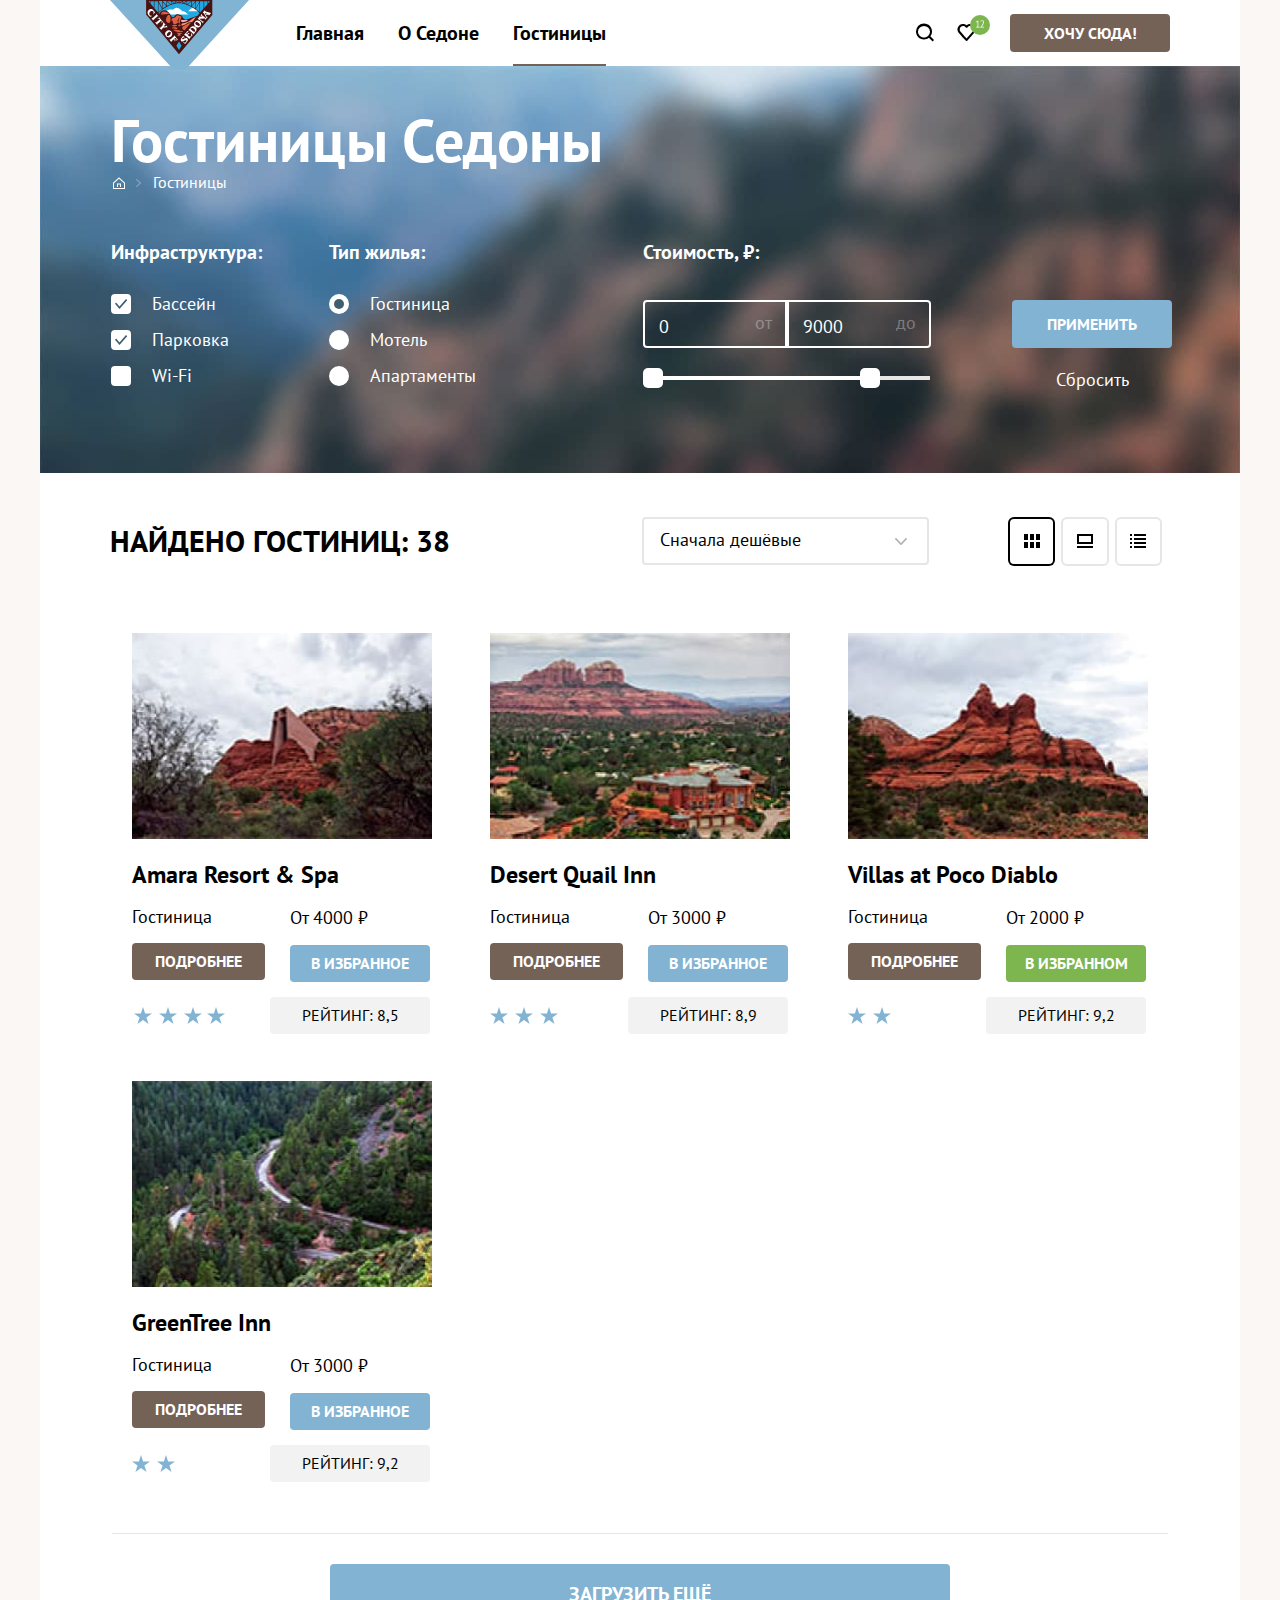
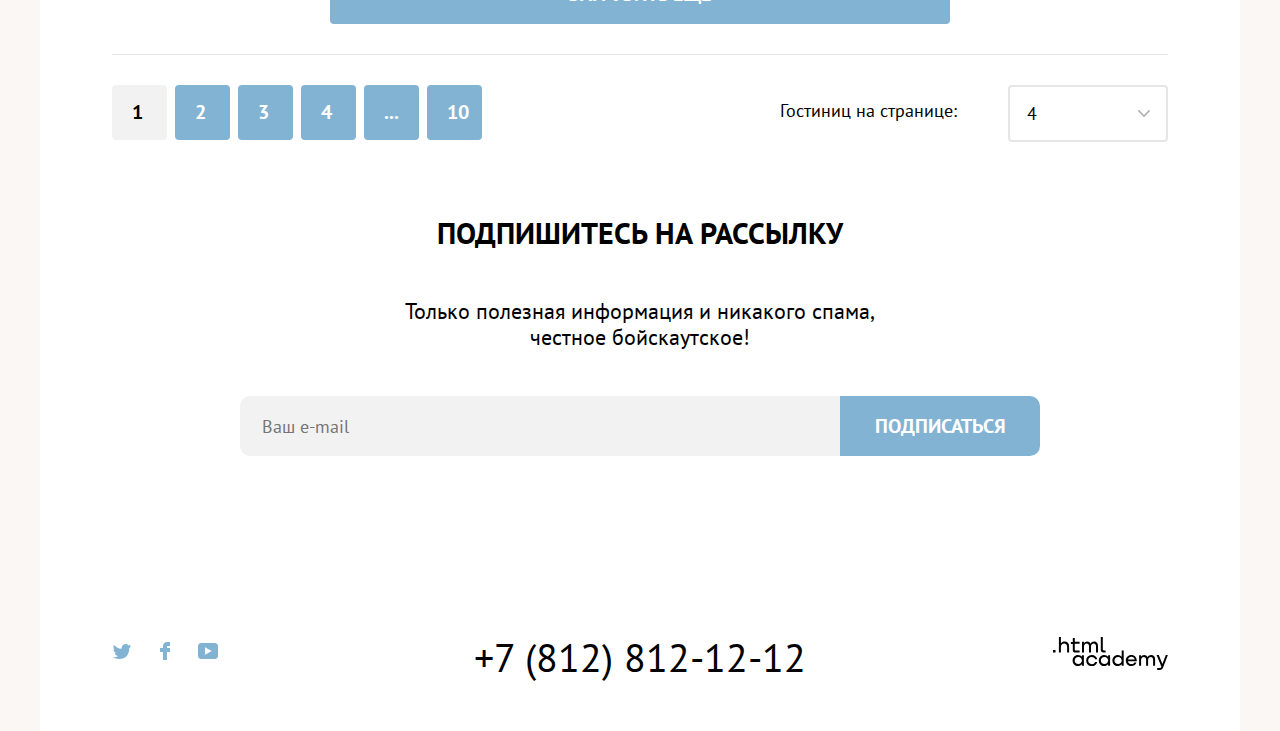
<file: catalog.html>
<!DOCTYPE html>
<html lang="ru">

<head>
  <meta charset="utf-8">
  <meta name="viewport" content="width=device-width, height=device-height, initial-scale=1">
  <link rel="stylesheet" href="styles/styles.css">
  <link rel="icon" href="favicon.ico">
  <link rel="icon" type="image/png" sizes="32x32" href="images/favicon/favicon-32.png">
  <title>HTML Academy: Седона_Гостиницы</title>
</head>

<body>
  <header class="main-header">
    <nav class="navigation">
      <a class="navigation-logo" href="index.html">
        <img class="main-logo" src="images/header/logo.svg" width="139" height="70" alt="Логотип городка Седона">
      </a>
      <ul class="navigation-list">
        <li class="navigation-item">
          <a class="navigation-link" href="index.html">Главная</a>
        </li>
        <li class="navigation-item">
          <a class="navigation-link" href="#">О Седоне</a>
        </li>
        <li class="navigation-item">
          <a class="navigation-link navigation-link-current" href="#">Гостиницы</a>
        </li>
      </ul>
      <ul class="navigation-user">
        <li class="navigation-item">
          <a class="navigation-link-user" href="#">
            <svg class="navigation-icon" aria-hidden="true" focusable="false" width="42" height="66" viewBox="0 0 42 66"
              fill="none" xmlns="http://www.w3.org/2000/svg">
              <path
                d="m30.03 40.05-3.71-3.7c1-1.3 1.7-3 1.7-4.9 0-4.4-3.61-8-8.02-8a8.12 8.12 0 0 0-8.03 8.1c0 4.4 3.61 8 8.03 8 1.8 0 3.5-.6 4.91-1.7l3.71 3.7 1.4-1.5ZM20 37.55c-3.31 0-6.02-2.7-6.02-6a6.03 6.03 0 0 1 12.03 0c0 3.3-2.7 6-6.01 6Z"
                fill="#000" />
            </svg>
            <span class="visually-hidden">
              Поиск
            </span>
          </a>
        </li>
        <li class="navigation-item">
          <a class="navigation-link-user" href="#">
            <svg class="navigation-icon" aria-hidden="true" focusable="false" width="44" height="66" viewBox="0 0 44 66"
              fill="none" xmlns="http://www.w3.org/2000/svg">
              <path
                d="M20.44 41c-.3 0-.6-.1-.8-.4-5.41-6.1-6.72-7.5-7.02-7.9a5.4 5.4 0 0 1 4.41-8.7c1.3 0 2.51.5 3.51 1.3a5.47 5.47 0 0 1 9.03 4.1c0 1.3-.5 2.5-1.3 3.4l-7.02 7.9c-.2.2-.4.3-.8.3Zm-6.01-9.5c.3.4 3.5 4 6.11 6.9l6.22-7c.5-.5.7-1.2.7-2 0-1.8-1.5-3.3-3.3-3.3-1 0-2.01.5-2.71 1.3-.3.3-.6.4-.9.4-.3 0-.6-.2-.8-.4-.71-.8-1.71-1.3-2.72-1.3-1.8 0-3.3 1.5-3.3 3.3-.1.9.3 1.6.7 2.1-.1 0-.1 0 0 0Z"
                fill="#000" />
              <rect x="24" y="15" width="20" height="20" rx="10" fill="#7DB54F" />
              <path class="number"
                d="M30.13 26.76h1.4v-4.84l.1-.59-.4.47-1.1.79-.38-.51 2.2-1.7h.36v6.38h1.37v.74h-3.55v-.74Zm7.83-4.67c0 .35-.07.72-.2 1.09a10.88 10.88 0 0 1-1.21 2.21c-.26.35-.52.69-.78 1.01l-.49.43v.04l.64-.11h2.18v.74h-3.98v-.29a33.15 33.15 0 0 0 1.17-1.32 15.09 15.09 0 0 0 1.25-1.83c.18-.32.32-.64.43-.95.1-.31.16-.61.16-.89 0-.33-.1-.6-.28-.81-.19-.22-.47-.33-.85-.33-.25 0-.5.05-.74.16-.24.1-.45.22-.62.35l-.33-.57c.23-.2.51-.36.83-.47.32-.11.66-.17 1.03-.17.29 0 .54.04.76.13a1.5 1.5 0 0 1 .91.9c.08.2.12.43.12.68Z"
                fill="#fff" />
            </svg>
            <span class="visually-hidden">
              Избранное
            </span>
          </a>
        </li>
        <li class="navigation-item">
          <a class="navigation-link-button brown-button button" href="#">Хочу сюда!</a>
        </li>
      </ul>
    </nav>
  </header>
  <main class="main-container main-inner">
    <div class="page-container">
      <header class="inner-header">
        <h1 class="inner-header-title">Гостиницы Седоны</h1>
        <ul class="breadcrumbs">
          <li class="breadcrumbs-item">
            <a class="breadcrumbs-link  breadcrumbs-index" href="index.html">
              <svg class="breadcrumbs-index-icon" aria-hidden="true" focusable="false" width="12" height="12"
                fill="none" xmlns="http://www.w3.org/2000/svg">
                <path d="M6 .3 0 5.8V12h12V5.8L6 .3ZM11 11H1V6.2l5-4.5 5 4.5V11Z" fill="#fff" />
                <path d="M4 10h1V7.5h2V10h1V6.5H4V10Z" fill="#fff" />
              </svg>
              <span class="visually-hidden">Главная</span>
            </a>
          </li>
          <li class="breadcrumbs-item">
            <a class="breadcrumbs-link breadcrumbs-catalog" href="#">Гостиницы</a>
          </li>
        </ul>
        <section class="filter">
          <form class="filter-form" action="https://echo.htmlacademy.ru/" method="get" name="catalog-filter">
            <div class="filter-wrap">
              <h2 class="filter-title">Инфраструктура:</h2>
              <ul class="filter-list">
                <li class="filter-item">
                  <label class="infrastructure">
                    <input class="visually-hidden infrastructure-input" type="checkbox" name="swimming-pool" checked>
                    <span class="control-mark"></span>
                    <span class="infrastructure-label"> Бассейн </span>
                  </label>
                </li>
                <li class="filter-item">
                  <label class="infrastructure">
                    <input class="visually-hidden infrastructure-input" type="checkbox" name="parking" checked>
                    <span class="control-mark"></span>
                    <span class="infrastructure-label"> Парковка </span>
                  </label>
                </li>
                <li class="filter-item">
                  <label class="infrastructure">
                    <input class="visually-hidden infrastructure-input" type="checkbox" name="wi-fi">
                    <span class="control-mark"></span>
                    <span class="infrastructure-label"> Wi-Fi </span>
                  </label>
                </li>
              </ul>
            </div>
            <div class="filter-wrap">
              <h2 class="filter-title">Тип жилья:</h2>
              <ul class="filter-list">
                <li class="filter-item">
                  <label class="accommodation-type">
                    <input class="visually-hidden accommodation-type-input" type="radio" name="accommodation"
                      value="hotel" checked>
                    <span class="control-mark"></span>
                    <span class="accommodation-type-label">Гостиница</span>
                  </label>
                </li>
                <li class="filter-item">
                  <label class="accommodation-type">
                    <input class="visually-hidden accommodation-type-input" type="radio" name="accommodation"
                      value="motel">
                    <span class="control-mark"></span>
                    <span class="accommodation-type-label">Мотель</span>
                  </label>
                </li>
                <li class="filter-item">
                  <label class="accommodation-type">
                    <input class="visually-hidden accommodation-type-input" type="radio" name="accommodation"
                      value="apartment">
                    <span class="control-mark"></span>
                    <span class="accommodation-type-label">Апартаменты</span>
                  </label>
                </li>
              </ul>
            </div>
            <div class="filter-wrap range-container">
              <h2 class="filter-title filter-title-price">Стоимость, ₽:</h2>
              <div class="range-wrapper-inputs">
                <label class="catalog-filter-label catalog-filter-label-min"><span class="price min-hotel-price"> от
                  </span>
                  <input class="range-input" type="number" value="0" name="min-price">
                </label>
                <label class="catalog-filter-label catalog-filter-label-max"><span class="price max-hotel-price"> до
                  </span>
                  <input class="range-input" type="number" value="9000" name="max-price">
                </label>
              </div>
              <div class="range">
                <div class="range-scale">
                  <div class="range-bar" style="left: 0; width: 227px">
                    <button type="button" class="range-toggle toggle-min">
                      <span class="visually-hidden">Изменить минимальную цену.</span>
                    </button>
                    <button type="button" class="range-toggle toggle-max">
                      <span class="visually-hidden">Изменить максимальную цену.</span>
                    </button>
                  </div>
                </div>
              </div>
            </div>
            <div class="filter-wrap-button">
              <button class="button-submit-filter button" type="submit">Применить</button>
              <button class="button-reset-filter button" type="reset">Сбросить</button>
            </div>
          </form>
        </section>
      </header>
    </div>
    <div class="sorting-container">
      <h2 class="founded-hotels">Найдено гостиниц: 38</h2>
      <div class="select sorting-type">
        <select class="select-sorting" aria-label="Сортировка">
          <option value="cheap">Сначала дешёвые</option>
        </select>
      </div>
      <div class="card-grid-toggles">
        <a class="card-grid-toggle card-grid-toggle-current" href="#">
          <svg class="card-grid-toggle-icon" aria-hidden="true" focusable="false" width="16" height="14" fill="none"
            xmlns="http://www.w3.org/2000/svg">
            <path d="M4 0H0v6h4V0Zm12 0h-4v6h4V0Zm-6 0H6v6h4V0ZM4 8H0v6h4V8Zm12 0h-4v6h4V8Zm-6 0H6v6h4V8Z"
              fill="#000" />
          </svg>
          <span class="visually-hidden">Показать карточки</span>
        </a>
        <a class="card-grid-toggle" href="#">
          <svg class="card-grid-toggle-icon" aria-hidden="true" focusable="false" width="16" height="14" fill="none"
            xmlns="http://www.w3.org/2000/svg">
            <path d="M16 12H0v2h16v-2ZM14 2v6H2V2h12Zm2-2H0v10h16V0Z" fill="#000" />
          </svg>
          <span class="visually-hidden">Показать слайдшоу</span>
        </a>
        <a class="card-grid-toggle" href="#">
          <svg class="card-grid-toggle-icon" aria-hidden="true" focusable="false" width="16" height="14" fill="none"
            xmlns="http://www.w3.org/2000/svg">
            <path
              d="M2 0H0v2h2V0Zm14 0H4v2h12V0ZM2 4H0v2h2V4Zm14 0H4v2h12V4ZM2 8H0v2h2V8Zm14 0H4v2h12V8ZM2 12H0v2h2v-2Zm14 0H4v2h12v-2Z"
              fill="#000" />
          </svg>
          <span class="visually-hidden">Показать список</span>
        </a>
      </div>
    </div>
    <section class="catalog">
      <ul class="catalog-list">
        <li class="catalog-item">
          <div class="catalog-item-container">
            <a class="catalog-item-link" href="#">
              <img class="catalog-item-image" src="images/catalog/hotel-1.jpg" width="300" height="206"
                alt="Amara Resort & Spa">
              <h3 class="catalog-item-title">Amara Resort &amp;&nbsp;Spa</h3>
            </a>
            <div class="catalog-item-wrapper">
              <div class="catalog-item-wrapper-first-column">
                <span class="catalog-item-accommodation-type">Гостиница</span>
                <a class="catalog-item-more-button brown-button button" href="#">Подробнее</a>
              </div>
              <div class="catalog-item-wrapper-second-column">
                <b class="catalog-item-price">От&nbsp;4000&nbsp;₽</b>
                <button class="catalog-item-favorites-button blue-button button" type="button">В&nbsp;избранное</button>
                <span class="catalog-item-rating amara-resort-rating">Рейтинг: 8,5</span>
              </div>
            </div>
          </div>
        </li>
        <li class="catalog-item">
          <div class="catalog-item-container">
            <a class="catalog-item-link" href="#">
              <img class="catalog-item-image" src="images/catalog/hotel-2.jpg" width="300" height="206"
                alt="Desert Quail Inn">
              <h3 class="catalog-item-title">Desert Quail Inn</h3>
            </a>
            <div class="catalog-item-wrapper">
              <div class="catalog-item-wrapper-first-column">
                <span class="catalog-item-accommodation-type">Гостиница</span>
                <a class="catalog-item-more-button brown-button button" href="#">Подробнее</a>
              </div>
              <div class="catalog-item-wrapper-second-column">
                <b class="catalog-item-price">От&nbsp;3000&nbsp;₽</b>
                <button class="catalog-item-favorites-button blue-button button" type="button">В&nbsp;избранное</button>
                <span class="catalog-item-rating desert-quail-inn-rating">Рейтинг: 8,9</span>
              </div>
            </div>
          </div>
        </li>
        <li class="catalog-item">
          <div class="catalog-item-container">
            <a class="catalog-item-link" href="#">
              <img class="catalog-item-image" src="images/catalog/hotel-3.jpg" width="300" height="206"
                alt="Villas at Poco Diablo">
              <h3 class="catalog-item-title">Villas at&nbsp;Poco Diablo</h3>
            </a>
            <div class="catalog-item-wrapper">
              <div class="catalog-item-wrapper-first-column">
                <span class="catalog-item-accommodation-type">Гостиница</span>
                <a class="catalog-item-more-button brown-button button" href="#">Подробнее</a>
              </div>
              <div class="catalog-item-wrapper-second-column">
                <b class="catalog-item-price">От&nbsp;2000&nbsp;₽</b>
                <button class="catalog-item-favorites-button checked-button button"
                  type="button">В&nbsp;избранном</button>
                <span class="catalog-item-rating villas-at-poco-diablo-rating">Рейтинг: 9,2</span>
              </div>
            </div>
          </div>
        </li>
        <li class="catalog-item">
          <div class="catalog-item-container">
            <a class="catalog-item-link" href="#">
              <img class="catalog-item-image" src="images/catalog/hotel-4.jpg" width="300" height="206"
                alt="GreenTree Inn">
              <h3 class="catalog-item-title">GreenTree Inn</h3>
            </a>
            <div class="catalog-item-wrapper">
              <div class="catalog-item-wrapper-first-column">
                <span class="catalog-item-accommodation-type">Гостиница</span>
                <a class="catalog-item-more-button brown-button button" href="#">Подробнее</a>
              </div>
              <div class="catalog-item-wrapper-second-column">
                <b class="catalog-item-price">От&nbsp;3000&nbsp;₽</b>
                <button class="catalog-item-favorites-button blue-button button" type="button">В&nbsp;избранное</button>
                <span class="catalog-item-rating greentree-inn-rating">Рейтинг: 9,2</span>
              </div>
            </div>
          </div>
        </li>
      </ul>
    </section>
    <a class="show-more-button blue-button button" href="#">Загрузить ещё</a>
    <section class="pages">
      <h4 class="visually-hidden">Страницы</h4>
      <ul class="pagination">
        <li class="pagination-item">
          <a class="pagination-link pagination-current">1</a>
        </li>
        <li class="pagination-item">
          <a class="pagination-link blue-button" href="#">2</a>
        </li>
        <li class="pagination-item">
          <a class="pagination-link blue-button" href="#">3</a>
        </li>
        <li class="pagination-item">
          <a class="pagination-link blue-button" href="#">4</a>
        </li>
        <li class="pagination-item">
          <span class="pagination-link blue-button">...</span>
        </li>
        <li class="pagination-item">
          <a class="pagination-link blue-button" href="#">10</a>
        </li>
      </ul>
      <div class="pagination-show-more">
        <span class="select-number-hotels">Гостиниц на&nbsp;странице:</span>
        <select class="select-number" aria-label="Количество гостиниц на странице">
          <option value="4">4</option>
        </select>
      </div>
    </section>
    <section class="newsletter newsletter-catalog">
      <h2 class="newsletter-title newsletter-title-catalog">
        Подпишитесь на&nbsp;рассылку
      </h2>
      <p class="newsletter-description">
        Только полезная информация и&nbsp;никакого спама, <br>
        честное бойскаутское!
      </p>
      <form class="newsletter-form" action="https://echo.htmlacademy.ru/" method="post" name="email">
        <input class="field" type="email" name="newsletter-email" placeholder="Ваш e-mail" required>
        <button class="button newsletter-button blue-button" type="submit">
          Подписаться
        </button>
      </form>
    </section>
  </main>
  <footer class="main-footer">
    <div class="page-footer-container">
      <section class="footer-social">
        <h3 class="visually-hidden">Социальные сети</h3>
        <ul class="footer-social-list">
          <li class="footer-social-item">
            <a class="footer-social-link" href="https://twitter.com/htmlacademy_ru" target="_blank">
              <svg class="footer-social-icon" aria-hidden="true" focusable="false" width="18" height="15"
                viewBox="0 0 18 15" fill="none" xmlns="http://www.w3.org/2000/svg">
                <g clip-path="url(#a)">
                  <path
                    d="M11.6.2c1.8-.5 3.2.3 3.8 1.2.7-.2 1.4-.5 2.1-.7 0 .9-.6 1.5-.9 1.8.7.1 1.4-.6 1.4-.6-.2 1-1.1 1.8-1.7 2C16.1 10.7 13 15.1 5.7 15h-.5c-.4 0-4.4-.5-5.2-1.9 2.4.2 4.1-.4 5-1.2-1-.3-2.9-.4-3.2-2.9.4.1.6.2 1.3.1C1.8 8.3.4 7.5.5 5.3c.3.3 1.1.5 1.4.5C1.1 5.6-.2 2.5.9.9c1.9 1.9 4 3.6 7.6 3.8C8.7 2.3 9.7.8 11.6.2Z"
                    fill="#83B3D3" />
                </g>
                <defs>
                  <clipPath id="a">
                    <path fill="#fff" d="M0 0h18v15H0z" />
                  </clipPath>
                </defs>
              </svg>
              <span class="visually-hidden">Twitter</span>
            </a>
          </li>
          <li class="footer-social-item">
            <a class="footer-social-link" href="https://www.facebook.com/htmlacademy" target="_blank">
              <svg class="footer-social-icon" aria-hidden="true" focusable="false" width="10" height="18"
                viewBox="0 0 10 18" fill="none" xmlns="http://www.w3.org/2000/svg">
                <path d="M7 0C4.8 0 3 1.8 3 4v2H0v4h3v8h4v-8h3V6H7V4h3V0H7Z" fill="#83B3D3" />
              </svg>
              <span class="visually-hidden">Facebook</span>
            </a>
          </li>
          <li class="footer-social-item">
            <a class="footer-social-link" href="https://www.youtube.com/c/HTMLAcademyRUS" target="_blank">
              <svg class="footer-social-icon" aria-hidden="true" focusable="false" width="20" height="16"
                viewBox="0 0 20 16" fill="none" xmlns="http://www.w3.org/2000/svg">
                <path
                  d="M17 0H2.9C1.2 0 0 1.5 0 3.2V12.7C0 14.5 1.2 16 2.9 16H17.2C18.7 16 20.1 14.5 20.1 12.8V3.2C19.9 1.5 18.7 0 17 0ZM7 11.8V4.2L13.7 8L7 11.8Z"
                  fill="#83B3D3" />
              </svg>
              <span class="visually-hidden">Youtube</span>
            </a>
          </li>
        </ul>
      </section>
      <section class="footer-contacts">
        <h4 class="visually-hidden">Номер телефона</h4>
        <a class="footer-contacts-phone" href="tel:+78128121212">+7 (812) 812-12-12</a>
      </section>
      <section class="footer-logo">
        <h4 class="visually-hidden">Создано в HTML Academy</h4>
        <a class="footer-logo-reference" href="https://htmlacademy.ru/" target="_blank">
          <svg class="footer-logo-icon" aria-hidden="true" focusable="false" width="115" height="33" fill="none"
            xmlns="http://www.w3.org/2000/svg">
            <path
              d="M0 12.9v2.6h2.5v-2.6H0Zm11.6-8.4c-1.6 0-2.8.7-3.6 1.7h-.1V0h-2v15.5h2v-5.3c0-2.1 1.3-3.6 3.3-3.6 1.8 0 2.9 1.4 2.9 3.2v5.7h2V9.4c.1-3-1.8-4.9-4.5-4.9Zm15 .3h-4.8V1.1h-2v3.8h-1.9v2h1.9v6c0 1.7 1 2.7 2.7 2.7h4.1v-2h-3.7c-.7 0-1.1-.4-1.1-1.1V6.8h4.8v-2Zm14.5-.2c-1.6 0-2.9.8-3.5 2.1h-.1c-.6-1.2-1.8-2.1-3.4-2.1-1.4 0-2.5.8-3.1 1.8h-.1V4.8H29v10.6h2V10c0-2 1-3.5 2.6-3.5 1.5 0 2.4 1 2.4 2.6v6.3h2V9.8c0-2.4 1.4-3.3 2.6-3.3 1.5 0 2.4 1 2.4 2.6v6.3h2V8.9c.1-2.5-1.4-4.3-3.9-4.3Zm6.7 8.1c0 1.7 1 2.7 2.8 2.7h2v-2h-1.7c-.7 0-1.1-.4-1.1-1.1V0h-2v12.7Zm-18.9 7c-.9-1.1-2.2-1.8-3.9-1.8-3.1 0-5.4 2.3-5.4 5.6s2.3 5.6 5.4 5.6c1.8 0 3-.8 3.8-1.9h.1v1.6h2V18.2h-2v1.5Zm-3.6 7.4c-2.2 0-3.6-1.6-3.6-3.6s1.4-3.6 3.6-3.6 3.6 1.6 3.6 3.6c0 1.9-1.4 3.6-3.6 3.6ZM44.2 22c-.5-2.4-2.6-4.1-5.4-4.1a5.4 5.4 0 0 0-5.6 5.6c0 3.1 2.2 5.6 5.6 5.6 2.8 0 4.9-1.8 5.4-4.2h-2.1a3.4 3.4 0 0 1-3.3 2.3c-2.2 0-3.6-1.6-3.6-3.6s1.4-3.6 3.6-3.6c1.6 0 2.8 1 3.3 2.2h2.1V22Zm10.9-2.3c-.9-1.1-2.2-1.8-3.9-1.8-3.1 0-5.4 2.3-5.4 5.6s2.3 5.6 5.4 5.6c1.8 0 3-.8 3.8-1.9h.1v1.6h2V18.2h-2v1.5Zm-3.6 7.4c-2.2 0-3.6-1.6-3.6-3.6s1.4-3.6 3.6-3.6 3.6 1.6 3.6 3.6c0 1.9-1.5 3.6-3.6 3.6Zm17.2-7.3c-.9-1.1-2.2-1.9-3.9-1.9-3.1 0-5.4 2.3-5.4 5.6s2.2 5.6 5.4 5.6c1.7 0 3-.8 3.8-1.8h.1v1.5h2V13.4h-2v6.4Zm-3.6 7.3c-2.2 0-3.6-1.6-3.6-3.6s1.4-3.6 3.6-3.6 3.6 1.6 3.6 3.6c-.1 2-1.5 3.6-3.6 3.6Zm13.2-9.2c-3.3 0-5.5 2.5-5.5 5.6 0 3 2.1 5.6 5.5 5.6 2.5 0 4.5-1.3 5.2-3.6h-2.1c-.5 1-1.6 1.6-3 1.6-1.9 0-3.3-1.3-3.4-2.9h8.8c.2-3.6-2-6.3-5.5-6.3Zm0 1.9c1.7 0 3 1 3.3 2.6h-6.5c.3-1.5 1.5-2.6 3.2-2.6Zm19.9-1.9c-1.6 0-2.9.8-3.6 2h-.1c-.6-1.2-1.8-2-3.4-2-1.4 0-2.5.7-3.1 1.8v-1.5h-1.9v10.6h2v-5.4c0-2 1-3.4 2.6-3.5 1.5 0 2.4 1 2.4 2.6v6.3h2v-5.6c0-2.4 1.4-3.3 2.6-3.3 1.5 0 2.4 1 2.4 2.6v6.3h2v-6.5c.1-2.6-1.4-4.4-3.9-4.4Zm11.2 9.1-3.6-8.9h-2.2l4.8 11.6c-.3.9-.7 1.2-1.7 1.2h-2.5v2h2.5c1.8 0 2.8-.8 3.5-2.6l4.7-12.2h-2.1l-3.4 8.9Z"
              fill="#000" />
          </svg>
        </a>
      </section>
    </div>
  </footer>
</body>

</html>
</file>
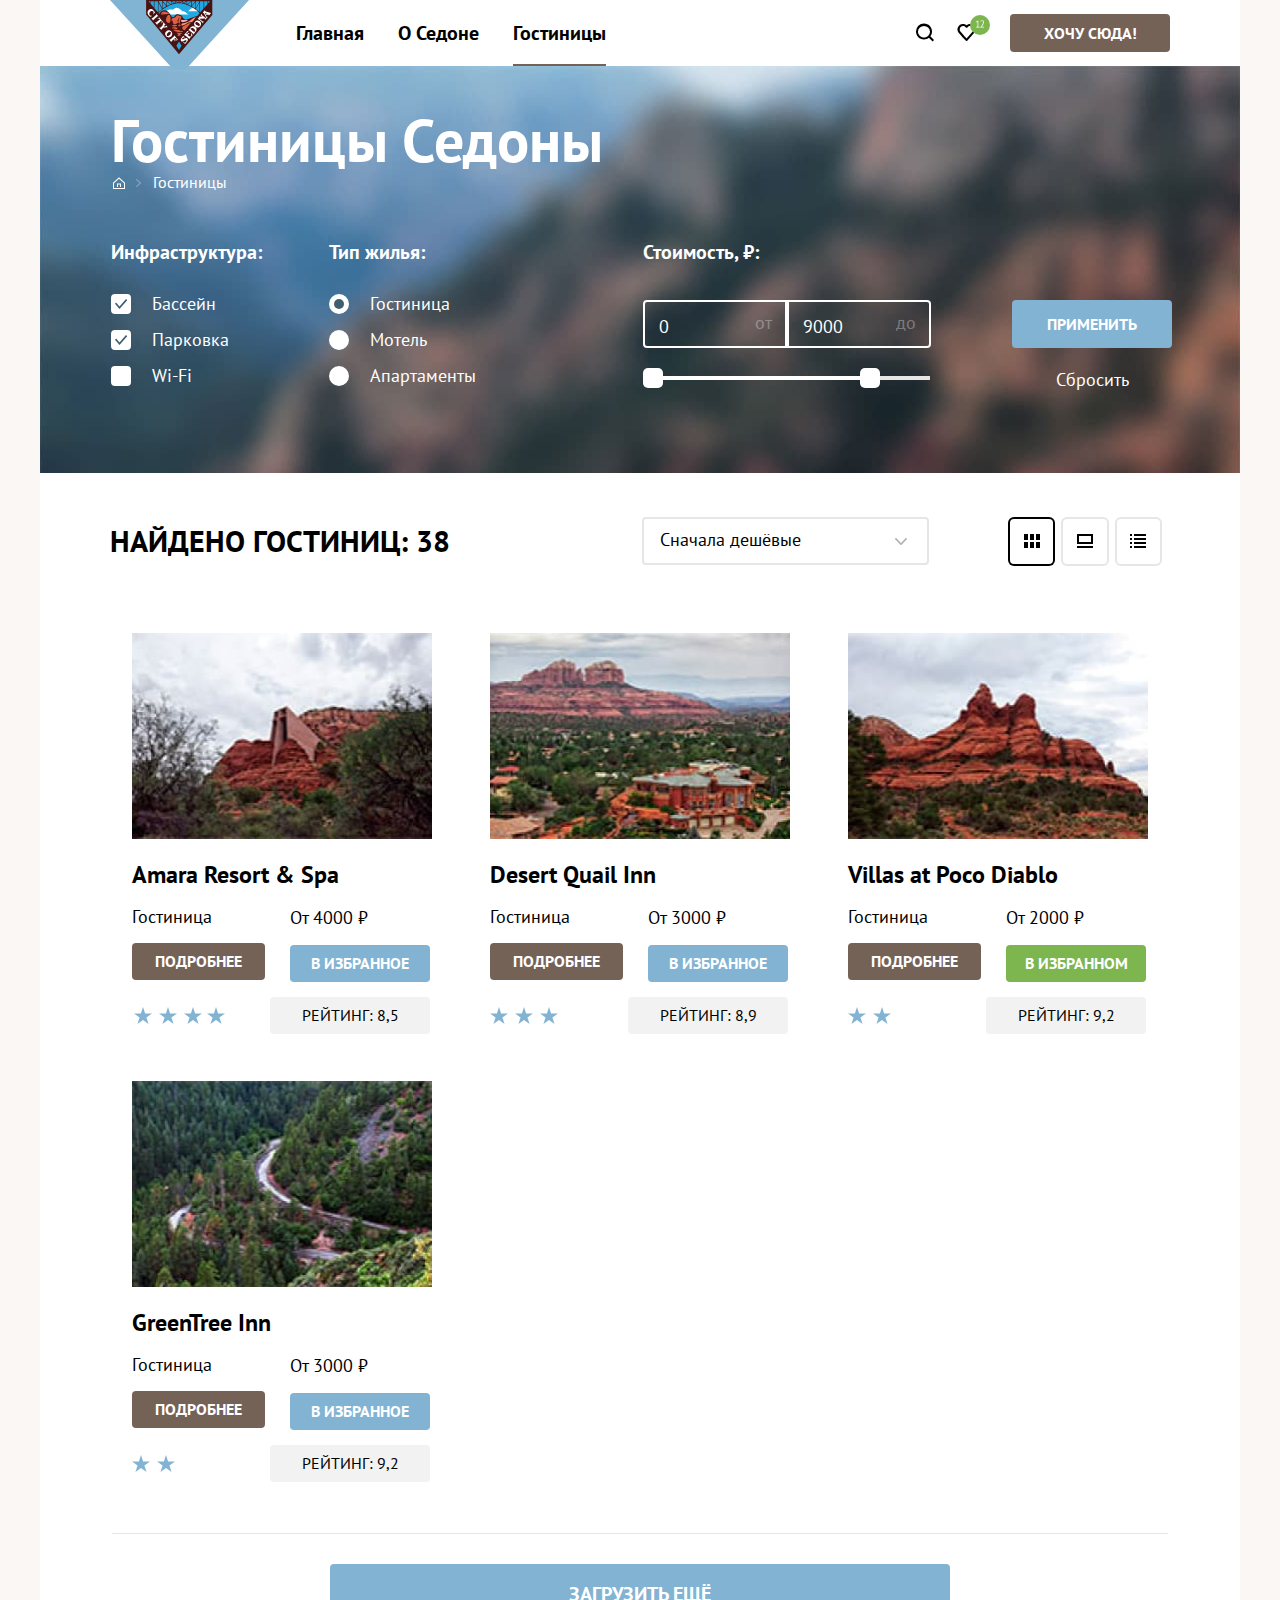
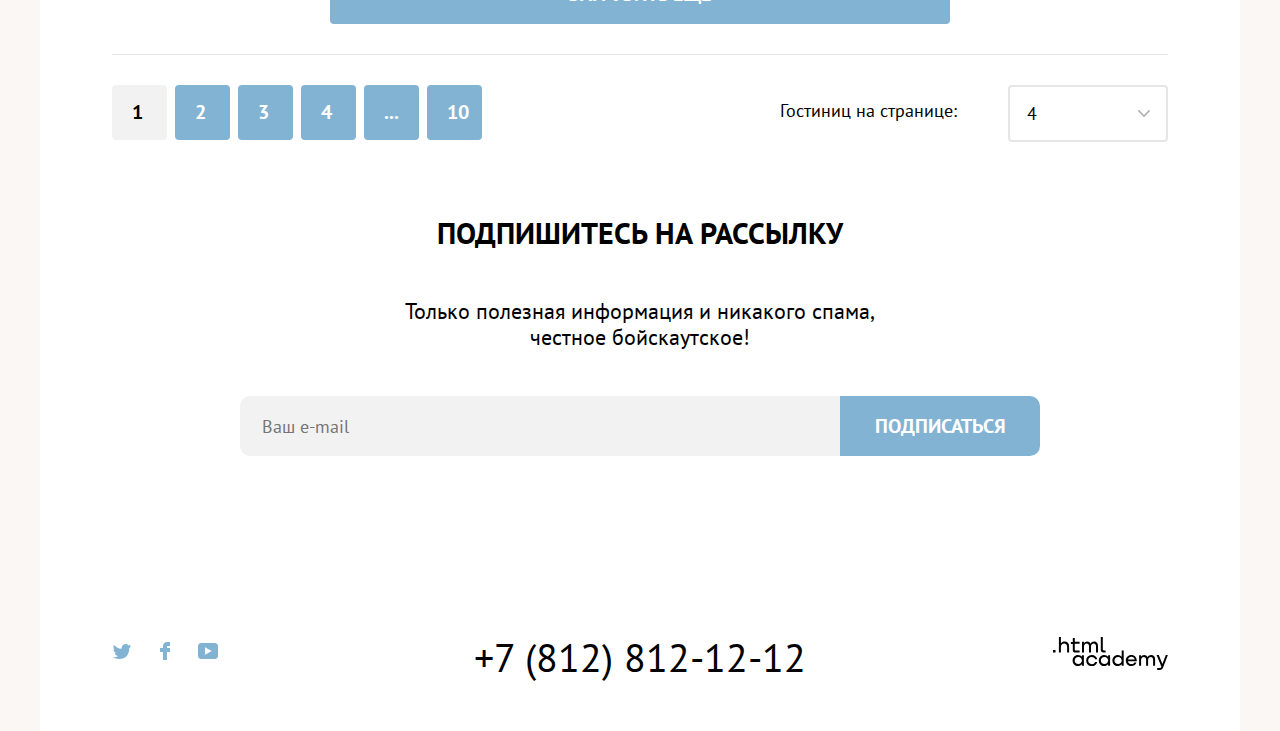
<file: master/catalog.html>
<!DOCTYPE html>
<html lang="ru">

<head>
  <meta charset="utf-8">
  <meta name="viewport" content="width=device-width, height=device-height, initial-scale=1">
  <link rel="stylesheet" href="styles/styles.css">
  <link rel="icon" href="favicon.ico">
  <link rel="icon" type="image/png" sizes="32x32" href="images/favicon/favicon-32.png">
  <title>HTML Academy: Седона_Гостиницы</title>
  <base href="https://htmlacademy-htmlcss.github.io/1977287-sedona-33/master/">
</head>

<body>
  <header class="main-header">
    <nav class="navigation">
      <a class="navigation-logo" href="index.html">
        <img class="main-logo" src="images/header/logo.svg" width="139" height="70" alt="Логотип городка Седона">
      </a>
      <ul class="navigation-list">
        <li class="navigation-item">
          <a class="navigation-link" href="index.html">Главная</a>
        </li>
        <li class="navigation-item">
          <a class="navigation-link" href="#">О Седоне</a>
        </li>
        <li class="navigation-item">
          <a class="navigation-link navigation-link-current" href="#">Гостиницы</a>
        </li>
      </ul>
      <ul class="navigation-user">
        <li class="navigation-item">
          <a class="navigation-link-user" href="#">
            <svg class="navigation-icon" aria-hidden="true" focusable="false" width="42" height="66" viewBox="0 0 42 66"
              fill="none" xmlns="http://www.w3.org/2000/svg">
              <path
                d="m30.03 40.05-3.71-3.7c1-1.3 1.7-3 1.7-4.9 0-4.4-3.61-8-8.02-8a8.12 8.12 0 0 0-8.03 8.1c0 4.4 3.61 8 8.03 8 1.8 0 3.5-.6 4.91-1.7l3.71 3.7 1.4-1.5ZM20 37.55c-3.31 0-6.02-2.7-6.02-6a6.03 6.03 0 0 1 12.03 0c0 3.3-2.7 6-6.01 6Z"
                fill="#000" />
            </svg>
            <span class="visually-hidden">
              Поиск
            </span>
          </a>
        </li>
        <li class="navigation-item">
          <a class="navigation-link-user" href="#">
            <svg class="navigation-icon" aria-hidden="true" focusable="false" width="44" height="66" viewBox="0 0 44 66"
              fill="none" xmlns="http://www.w3.org/2000/svg">
              <path
                d="M20.44 41c-.3 0-.6-.1-.8-.4-5.41-6.1-6.72-7.5-7.02-7.9a5.4 5.4 0 0 1 4.41-8.7c1.3 0 2.51.5 3.51 1.3a5.47 5.47 0 0 1 9.03 4.1c0 1.3-.5 2.5-1.3 3.4l-7.02 7.9c-.2.2-.4.3-.8.3Zm-6.01-9.5c.3.4 3.5 4 6.11 6.9l6.22-7c.5-.5.7-1.2.7-2 0-1.8-1.5-3.3-3.3-3.3-1 0-2.01.5-2.71 1.3-.3.3-.6.4-.9.4-.3 0-.6-.2-.8-.4-.71-.8-1.71-1.3-2.72-1.3-1.8 0-3.3 1.5-3.3 3.3-.1.9.3 1.6.7 2.1-.1 0-.1 0 0 0Z"
                fill="#000" />
              <rect x="24" y="15" width="20" height="20" rx="10" fill="#7DB54F" />
              <path class="number"
                d="M30.13 26.76h1.4v-4.84l.1-.59-.4.47-1.1.79-.38-.51 2.2-1.7h.36v6.38h1.37v.74h-3.55v-.74Zm7.83-4.67c0 .35-.07.72-.2 1.09a10.88 10.88 0 0 1-1.21 2.21c-.26.35-.52.69-.78 1.01l-.49.43v.04l.64-.11h2.18v.74h-3.98v-.29a33.15 33.15 0 0 0 1.17-1.32 15.09 15.09 0 0 0 1.25-1.83c.18-.32.32-.64.43-.95.1-.31.16-.61.16-.89 0-.33-.1-.6-.28-.81-.19-.22-.47-.33-.85-.33-.25 0-.5.05-.74.16-.24.1-.45.22-.62.35l-.33-.57c.23-.2.51-.36.83-.47.32-.11.66-.17 1.03-.17.29 0 .54.04.76.13a1.5 1.5 0 0 1 .91.9c.08.2.12.43.12.68Z"
                fill="#fff" />
            </svg>
            <span class="visually-hidden">
              Избранное
            </span>
          </a>
        </li>
        <li class="navigation-item">
          <a class="navigation-link-button brown-button button" href="#">Хочу сюда!</a>
        </li>
      </ul>
    </nav>
  </header>
  <main class="main-container main-inner">
    <div class="page-container">
      <header class="inner-header">
        <h1 class="inner-header-title">Гостиницы Седоны</h1>
        <ul class="breadcrumbs">
          <li class="breadcrumbs-item">
            <a class="breadcrumbs-link  breadcrumbs-index" href="index.html">
              <svg class="breadcrumbs-index-icon" aria-hidden="true" focusable="false" width="12" height="12"
                fill="none" xmlns="http://www.w3.org/2000/svg">
                <path d="M6 .3 0 5.8V12h12V5.8L6 .3ZM11 11H1V6.2l5-4.5 5 4.5V11Z" fill="#fff" />
                <path d="M4 10h1V7.5h2V10h1V6.5H4V10Z" fill="#fff" />
              </svg>
              <span class="visually-hidden">Главная</span>
            </a>
          </li>
          <li class="breadcrumbs-item">
            <a class="breadcrumbs-link breadcrumbs-catalog" href="#">Гостиницы</a>
          </li>
        </ul>
        <section class="filter">
          <form class="filter-form" action="https://echo.htmlacademy.ru/" method="get" name="catalog-filter">
            <div class="filter-wrap">
              <h2 class="filter-title">Инфраструктура:</h2>
              <ul class="filter-list">
                <li class="filter-item">
                  <label class="infrastructure">
                    <input class="visually-hidden infrastructure-input" type="checkbox" name="swimming-pool" checked>
                    <span class="control-mark"></span>
                    <span class="infrastructure-label"> Бассейн </span>
                  </label>
                </li>
                <li class="filter-item">
                  <label class="infrastructure">
                    <input class="visually-hidden infrastructure-input" type="checkbox" name="parking" checked>
                    <span class="control-mark"></span>
                    <span class="infrastructure-label"> Парковка </span>
                  </label>
                </li>
                <li class="filter-item">
                  <label class="infrastructure">
                    <input class="visually-hidden infrastructure-input" type="checkbox" name="wi-fi">
                    <span class="control-mark"></span>
                    <span class="infrastructure-label"> Wi-Fi </span>
                  </label>
                </li>
              </ul>
            </div>
            <div class="filter-wrap">
              <h2 class="filter-title">Тип жилья:</h2>
              <ul class="filter-list">
                <li class="filter-item">
                  <label class="accommodation-type">
                    <input class="visually-hidden accommodation-type-input" type="radio" name="accommodation"
                      value="hotel" checked>
                    <span class="control-mark"></span>
                    <span class="accommodation-type-label">Гостиница</span>
                  </label>
                </li>
                <li class="filter-item">
                  <label class="accommodation-type">
                    <input class="visually-hidden accommodation-type-input" type="radio" name="accommodation"
                      value="motel">
                    <span class="control-mark"></span>
                    <span class="accommodation-type-label">Мотель</span>
                  </label>
                </li>
                <li class="filter-item">
                  <label class="accommodation-type">
                    <input class="visually-hidden accommodation-type-input" type="radio" name="accommodation"
                      value="apartment">
                    <span class="control-mark"></span>
                    <span class="accommodation-type-label">Апартаменты</span>
                  </label>
                </li>
              </ul>
            </div>
            <div class="filter-wrap range-container">
              <h2 class="filter-title filter-title-price">Стоимость, ₽:</h2>
              <div class="range-wrapper-inputs">
                <label class="catalog-filter-label catalog-filter-label-min"><span class="price min-hotel-price"> от
                  </span>
                  <input class="range-input" type="number" value="0" name="min-price">
                </label>
                <label class="catalog-filter-label catalog-filter-label-max"><span class="price max-hotel-price"> до
                  </span>
                  <input class="range-input" type="number" value="9000" name="max-price">
                </label>
              </div>
              <div class="range">
                <div class="range-scale">
                  <div class="range-bar" style="left: 0; width: 227px">
                    <button type="button" class="range-toggle toggle-min">
                      <span class="visually-hidden">Изменить минимальную цену.</span>
                    </button>
                    <button type="button" class="range-toggle toggle-max">
                      <span class="visually-hidden">Изменить максимальную цену.</span>
                    </button>
                  </div>
                </div>
              </div>
            </div>
            <div class="filter-wrap-button">
              <button class="button-submit-filter button" type="submit">Применить</button>
              <button class="button-reset-filter button" type="reset">Сбросить</button>
            </div>
          </form>
        </section>
      </header>
    </div>
    <div class="sorting-container">
      <h2 class="founded-hotels">Найдено гостиниц: 38</h2>
      <div class="select sorting-type">
        <select class="select-sorting" aria-label="Сортировка">
          <option value="cheap">Сначала дешёвые</option>
        </select>
      </div>
      <div class="card-grid-toggles">
        <a class="card-grid-toggle card-grid-toggle-current" href="#">
          <svg class="card-grid-toggle-icon" aria-hidden="true" focusable="false" width="16" height="14" fill="none"
            xmlns="http://www.w3.org/2000/svg">
            <path d="M4 0H0v6h4V0Zm12 0h-4v6h4V0Zm-6 0H6v6h4V0ZM4 8H0v6h4V8Zm12 0h-4v6h4V8Zm-6 0H6v6h4V8Z"
              fill="#000" />
          </svg>
          <span class="visually-hidden">Показать карточки</span>
        </a>
        <a class="card-grid-toggle" href="#">
          <svg class="card-grid-toggle-icon" aria-hidden="true" focusable="false" width="16" height="14" fill="none"
            xmlns="http://www.w3.org/2000/svg">
            <path d="M16 12H0v2h16v-2ZM14 2v6H2V2h12Zm2-2H0v10h16V0Z" fill="#000" />
          </svg>
          <span class="visually-hidden">Показать слайдшоу</span>
        </a>
        <a class="card-grid-toggle" href="#">
          <svg class="card-grid-toggle-icon" aria-hidden="true" focusable="false" width="16" height="14" fill="none"
            xmlns="http://www.w3.org/2000/svg">
            <path
              d="M2 0H0v2h2V0Zm14 0H4v2h12V0ZM2 4H0v2h2V4Zm14 0H4v2h12V4ZM2 8H0v2h2V8Zm14 0H4v2h12V8ZM2 12H0v2h2v-2Zm14 0H4v2h12v-2Z"
              fill="#000" />
          </svg>
          <span class="visually-hidden">Показать список</span>
        </a>
      </div>
    </div>
    <section class="catalog">
      <ul class="catalog-list">
        <li class="catalog-item">
          <div class="catalog-item-container">
            <a class="catalog-item-link" href="#">
              <img class="catalog-item-image" src="images/catalog/hotel-1.jpg" width="300" height="206"
                alt="Amara Resort & Spa">
              <h3 class="catalog-item-title">Amara Resort &amp;&nbsp;Spa</h3>
            </a>
            <div class="catalog-item-wrapper">
              <div class="catalog-item-wrapper-first-column">
                <span class="catalog-item-accommodation-type">Гостиница</span>
                <a class="catalog-item-more-button brown-button button" href="#">Подробнее</a>
              </div>
              <div class="catalog-item-wrapper-second-column">
                <b class="catalog-item-price">От&nbsp;4000&nbsp;₽</b>
                <button class="catalog-item-favorites-button blue-button button" type="button">В&nbsp;избранное</button>
                <span class="catalog-item-rating amara-resort-rating">Рейтинг: 8,5</span>
              </div>
            </div>
          </div>
        </li>
        <li class="catalog-item">
          <div class="catalog-item-container">
            <a class="catalog-item-link" href="#">
              <img class="catalog-item-image" src="images/catalog/hotel-2.jpg" width="300" height="206"
                alt="Desert Quail Inn">
              <h3 class="catalog-item-title">Desert Quail Inn</h3>
            </a>
            <div class="catalog-item-wrapper">
              <div class="catalog-item-wrapper-first-column">
                <span class="catalog-item-accommodation-type">Гостиница</span>
                <a class="catalog-item-more-button brown-button button" href="#">Подробнее</a>
              </div>
              <div class="catalog-item-wrapper-second-column">
                <b class="catalog-item-price">От&nbsp;3000&nbsp;₽</b>
                <button class="catalog-item-favorites-button blue-button button" type="button">В&nbsp;избранное</button>
                <span class="catalog-item-rating desert-quail-inn-rating">Рейтинг: 8,9</span>
              </div>
            </div>
          </div>
        </li>
        <li class="catalog-item">
          <div class="catalog-item-container">
            <a class="catalog-item-link" href="#">
              <img class="catalog-item-image" src="images/catalog/hotel-3.jpg" width="300" height="206"
                alt="Villas at Poco Diablo">
              <h3 class="catalog-item-title">Villas at&nbsp;Poco Diablo</h3>
            </a>
            <div class="catalog-item-wrapper">
              <div class="catalog-item-wrapper-first-column">
                <span class="catalog-item-accommodation-type">Гостиница</span>
                <a class="catalog-item-more-button brown-button button" href="#">Подробнее</a>
              </div>
              <div class="catalog-item-wrapper-second-column">
                <b class="catalog-item-price">От&nbsp;2000&nbsp;₽</b>
                <button class="catalog-item-favorites-button checked-button button"
                  type="button">В&nbsp;избранном</button>
                <span class="catalog-item-rating villas-at-poco-diablo-rating">Рейтинг: 9,2</span>
              </div>
            </div>
          </div>
        </li>
        <li class="catalog-item">
          <div class="catalog-item-container">
            <a class="catalog-item-link" href="#">
              <img class="catalog-item-image" src="images/catalog/hotel-4.jpg" width="300" height="206"
                alt="GreenTree Inn">
              <h3 class="catalog-item-title">GreenTree Inn</h3>
            </a>
            <div class="catalog-item-wrapper">
              <div class="catalog-item-wrapper-first-column">
                <span class="catalog-item-accommodation-type">Гостиница</span>
                <a class="catalog-item-more-button brown-button button" href="#">Подробнее</a>
              </div>
              <div class="catalog-item-wrapper-second-column">
                <b class="catalog-item-price">От&nbsp;3000&nbsp;₽</b>
                <button class="catalog-item-favorites-button blue-button button" type="button">В&nbsp;избранное</button>
                <span class="catalog-item-rating greentree-inn-rating">Рейтинг: 9,2</span>
              </div>
            </div>
          </div>
        </li>
      </ul>
    </section>
    <a class="show-more-button blue-button button" href="#">Загрузить ещё</a>
    <section class="pages">
      <h4 class="visually-hidden">Страницы</h4>
      <ul class="pagination">
        <li class="pagination-item">
          <a class="pagination-link pagination-current">1</a>
        </li>
        <li class="pagination-item">
          <a class="pagination-link blue-button" href="#">2</a>
        </li>
        <li class="pagination-item">
          <a class="pagination-link blue-button" href="#">3</a>
        </li>
        <li class="pagination-item">
          <a class="pagination-link blue-button" href="#">4</a>
        </li>
        <li class="pagination-item">
          <span class="pagination-link blue-button">...</span>
        </li>
        <li class="pagination-item">
          <a class="pagination-link blue-button" href="#">10</a>
        </li>
      </ul>
      <div class="pagination-show-more">
        <span class="select-number-hotels">Гостиниц на&nbsp;странице:</span>
        <select class="select-number" aria-label="Количество гостиниц на странице">
          <option value="4">4</option>
        </select>
      </div>
    </section>
    <section class="newsletter newsletter-catalog">
      <h2 class="newsletter-title newsletter-title-catalog">
        Подпишитесь на&nbsp;рассылку
      </h2>
      <p class="newsletter-description">
        Только полезная информация и&nbsp;никакого спама, <br>
        честное бойскаутское!
      </p>
      <form class="newsletter-form" action="https://echo.htmlacademy.ru/" method="post" name="email">
        <input class="field" type="email" name="newsletter-email" placeholder="Ваш e-mail" required>
        <button class="button newsletter-button blue-button" type="submit">
          Подписаться
        </button>
      </form>
    </section>
  </main>
  <footer class="main-footer">
    <div class="page-footer-container">
      <section class="footer-social">
        <h3 class="visually-hidden">Социальные сети</h3>
        <ul class="footer-social-list">
          <li class="footer-social-item">
            <a class="footer-social-link" href="https://twitter.com/htmlacademy_ru" target="_blank">
              <svg class="footer-social-icon" aria-hidden="true" focusable="false" width="18" height="15"
                viewBox="0 0 18 15" fill="none" xmlns="http://www.w3.org/2000/svg">
                <g clip-path="url(#a)">
                  <path
                    d="M11.6.2c1.8-.5 3.2.3 3.8 1.2.7-.2 1.4-.5 2.1-.7 0 .9-.6 1.5-.9 1.8.7.1 1.4-.6 1.4-.6-.2 1-1.1 1.8-1.7 2C16.1 10.7 13 15.1 5.7 15h-.5c-.4 0-4.4-.5-5.2-1.9 2.4.2 4.1-.4 5-1.2-1-.3-2.9-.4-3.2-2.9.4.1.6.2 1.3.1C1.8 8.3.4 7.5.5 5.3c.3.3 1.1.5 1.4.5C1.1 5.6-.2 2.5.9.9c1.9 1.9 4 3.6 7.6 3.8C8.7 2.3 9.7.8 11.6.2Z"
                    fill="#83B3D3" />
                </g>
                <defs>
                  <clipPath id="a">
                    <path fill="#fff" d="M0 0h18v15H0z" />
                  </clipPath>
                </defs>
              </svg>
              <span class="visually-hidden">Twitter</span>
            </a>
          </li>
          <li class="footer-social-item">
            <a class="footer-social-link" href="https://www.facebook.com/htmlacademy" target="_blank">
              <svg class="footer-social-icon" aria-hidden="true" focusable="false" width="10" height="18"
                viewBox="0 0 10 18" fill="none" xmlns="http://www.w3.org/2000/svg">
                <path d="M7 0C4.8 0 3 1.8 3 4v2H0v4h3v8h4v-8h3V6H7V4h3V0H7Z" fill="#83B3D3" />
              </svg>
              <span class="visually-hidden">Facebook</span>
            </a>
          </li>
          <li class="footer-social-item">
            <a class="footer-social-link" href="https://www.youtube.com/c/HTMLAcademyRUS" target="_blank">
              <svg class="footer-social-icon" aria-hidden="true" focusable="false" width="20" height="16"
                viewBox="0 0 20 16" fill="none" xmlns="http://www.w3.org/2000/svg">
                <path
                  d="M17 0H2.9C1.2 0 0 1.5 0 3.2V12.7C0 14.5 1.2 16 2.9 16H17.2C18.7 16 20.1 14.5 20.1 12.8V3.2C19.9 1.5 18.7 0 17 0ZM7 11.8V4.2L13.7 8L7 11.8Z"
                  fill="#83B3D3" />
              </svg>
              <span class="visually-hidden">Youtube</span>
            </a>
          </li>
        </ul>
      </section>
      <section class="footer-contacts">
        <h4 class="visually-hidden">Номер телефона</h4>
        <a class="footer-contacts-phone" href="tel:+78128121212">+7 (812) 812-12-12</a>
      </section>
      <section class="footer-logo">
        <h4 class="visually-hidden">Создано в HTML Academy</h4>
        <a class="footer-logo-reference" href="https://htmlacademy.ru/" target="_blank">
          <svg class="footer-logo-icon" aria-hidden="true" focusable="false" width="115" height="33" fill="none"
            xmlns="http://www.w3.org/2000/svg">
            <path
              d="M0 12.9v2.6h2.5v-2.6H0Zm11.6-8.4c-1.6 0-2.8.7-3.6 1.7h-.1V0h-2v15.5h2v-5.3c0-2.1 1.3-3.6 3.3-3.6 1.8 0 2.9 1.4 2.9 3.2v5.7h2V9.4c.1-3-1.8-4.9-4.5-4.9Zm15 .3h-4.8V1.1h-2v3.8h-1.9v2h1.9v6c0 1.7 1 2.7 2.7 2.7h4.1v-2h-3.7c-.7 0-1.1-.4-1.1-1.1V6.8h4.8v-2Zm14.5-.2c-1.6 0-2.9.8-3.5 2.1h-.1c-.6-1.2-1.8-2.1-3.4-2.1-1.4 0-2.5.8-3.1 1.8h-.1V4.8H29v10.6h2V10c0-2 1-3.5 2.6-3.5 1.5 0 2.4 1 2.4 2.6v6.3h2V9.8c0-2.4 1.4-3.3 2.6-3.3 1.5 0 2.4 1 2.4 2.6v6.3h2V8.9c.1-2.5-1.4-4.3-3.9-4.3Zm6.7 8.1c0 1.7 1 2.7 2.8 2.7h2v-2h-1.7c-.7 0-1.1-.4-1.1-1.1V0h-2v12.7Zm-18.9 7c-.9-1.1-2.2-1.8-3.9-1.8-3.1 0-5.4 2.3-5.4 5.6s2.3 5.6 5.4 5.6c1.8 0 3-.8 3.8-1.9h.1v1.6h2V18.2h-2v1.5Zm-3.6 7.4c-2.2 0-3.6-1.6-3.6-3.6s1.4-3.6 3.6-3.6 3.6 1.6 3.6 3.6c0 1.9-1.4 3.6-3.6 3.6ZM44.2 22c-.5-2.4-2.6-4.1-5.4-4.1a5.4 5.4 0 0 0-5.6 5.6c0 3.1 2.2 5.6 5.6 5.6 2.8 0 4.9-1.8 5.4-4.2h-2.1a3.4 3.4 0 0 1-3.3 2.3c-2.2 0-3.6-1.6-3.6-3.6s1.4-3.6 3.6-3.6c1.6 0 2.8 1 3.3 2.2h2.1V22Zm10.9-2.3c-.9-1.1-2.2-1.8-3.9-1.8-3.1 0-5.4 2.3-5.4 5.6s2.3 5.6 5.4 5.6c1.8 0 3-.8 3.8-1.9h.1v1.6h2V18.2h-2v1.5Zm-3.6 7.4c-2.2 0-3.6-1.6-3.6-3.6s1.4-3.6 3.6-3.6 3.6 1.6 3.6 3.6c0 1.9-1.5 3.6-3.6 3.6Zm17.2-7.3c-.9-1.1-2.2-1.9-3.9-1.9-3.1 0-5.4 2.3-5.4 5.6s2.2 5.6 5.4 5.6c1.7 0 3-.8 3.8-1.8h.1v1.5h2V13.4h-2v6.4Zm-3.6 7.3c-2.2 0-3.6-1.6-3.6-3.6s1.4-3.6 3.6-3.6 3.6 1.6 3.6 3.6c-.1 2-1.5 3.6-3.6 3.6Zm13.2-9.2c-3.3 0-5.5 2.5-5.5 5.6 0 3 2.1 5.6 5.5 5.6 2.5 0 4.5-1.3 5.2-3.6h-2.1c-.5 1-1.6 1.6-3 1.6-1.9 0-3.3-1.3-3.4-2.9h8.8c.2-3.6-2-6.3-5.5-6.3Zm0 1.9c1.7 0 3 1 3.3 2.6h-6.5c.3-1.5 1.5-2.6 3.2-2.6Zm19.9-1.9c-1.6 0-2.9.8-3.6 2h-.1c-.6-1.2-1.8-2-3.4-2-1.4 0-2.5.7-3.1 1.8v-1.5h-1.9v10.6h2v-5.4c0-2 1-3.4 2.6-3.5 1.5 0 2.4 1 2.4 2.6v6.3h2v-5.6c0-2.4 1.4-3.3 2.6-3.3 1.5 0 2.4 1 2.4 2.6v6.3h2v-6.5c.1-2.6-1.4-4.4-3.9-4.4Zm11.2 9.1-3.6-8.9h-2.2l4.8 11.6c-.3.9-.7 1.2-1.7 1.2h-2.5v2h2.5c1.8 0 2.8-.8 3.5-2.6l4.7-12.2h-2.1l-3.4 8.9Z"
              fill="#000" />
          </svg>
        </a>
      </section>
    </div>
  </footer>
</body>

</html>
</file>
<file: styles/styles.css>
@font-face {
  font-family: "PT Sans";
  font-weight: 400;
  font-style: normal;
  src: url("../fonts/ptsans-400.woff2") format("woff2");
  font-display: swap;
}

@font-face {
  font-family: "PT Sans";
  font-style: normal;
  font-weight: 700;
  src: url("../fonts/ptsans-700.woff2") format("woff2");
  font-display: swap;
}

html {
  height: 100%;
}

body {
  display: flex;
  flex-direction: column;
  min-height: 100%;
  margin: 0 auto;
  width: 100%;
  max-width: 1200px;
  font-family: "PT Sans", sans-serif;
  font-size: 18px;
  line-height: 21px;
  color: #242424;
  background-color: #fbf7f4;
  text-decoration: none;
  font-style: normal;
}

.visually-hidden {
  position: absolute;
  width: 1px;
  height: 1px;
  margin: -1px;
  padding: 0;
  border: 0;
  clip: rect(0 0 0 0);
  overflow: hidden;
}

.button {
  display: flex;
  justify-content: center;
  align-items: center;
  font-family: inherit;
  text-transform: uppercase;
  text-decoration: none;
  border: none;
  cursor: pointer;
  text-align: center;
}

.main-header {
  color: #000000;
  background: #ffffff;
}

.navigation {
  display: flex;
  width: 100%;
  max-width: 1060px;
  margin: 0 auto;
}

.navigation-list {
  display: flex;
  flex-wrap: wrap;
  width:100%;
  max-width: 345px;
  padding: 0;
  margin: 0;
  margin-left: 169px;
  list-style-type: none;
}


.navigation-user {
  display: flex;
  flex-wrap: wrap;
  max-width: 306px;
  padding: 0;
  margin: 0;
  margin-left: auto;
  list-style-type: none;
}

.navigation-user .navigation-link {
  min-width: 42px;
  min-height: 66px;
}


.navigation-link {
  position: relative;
  display: block;
  padding: 20px 17px;
  color: #000000;
  background-color: #ffffff;
  font-size: 20px;
  font-weight: 700;
  line-height: 26px;
  text-align: center;
  text-decoration: none;
}

.navigation-link-current::before {
  position: absolute;
  right: 17px;
  bottom: 0;
  left: 17px;
  height: 2px;
  background-color: #756257;
  content: "";
}

.navigation-link:hover {
  color: #756257;
}

.navigation-link:active {
  color: rgba(117, 98, 87, 0.3);

}

.navigation-link-user {
  display: flex;
  margin: 0;
  padding: 0;
}

.navigation-link-user:hover path {
  fill: #756257;
}

.navigation-link-user:hover .number {
  fill: #ffffff;
}

.navigation-link-user:active path {
  fill: rgba(117, 98, 87, 0.3);
}

.navigation-link-user:active rect {
  fill: #7DB550;
}


.navigation-link-button {
  font-weight: 700;
  color: #ffffff;
  background-color: #756257;
  box-sizing: border-box;
  border-radius: 4px;
  width: 160px;
  font-size: 16px;
  line-height: 20px;
  padding: 9px 0;
  margin-left: 20px;
  margin-top: 14px;

}

.navigation-item {
  position: relative;
}


.brown-button:hover {
  background-color: #615048;

}


.brown-button:focus {
  background-color: #615048;
  box-shadow: 0 0 0 3px #83B3D3;
  outline: none;
}

.brown-button:active {
  background-color: #615048;
  color: #756257;
}

.blue-button:hover {
  background-color: #68A2CA;
}

.blue-button:focus {
  background-color: #68A2CA;
  box-shadow: 0 0 0 3px #615048;
  outline: none;
}

.blue-button:active {
  background: #68A2CA;
  color: #83B3D3;
}

.main-logo {
  position:absolute;
  z-index:2;
  display: block;
  margin-right: 30px;
}

.welcome {
  margin-top: 51px;
  margin-bottom: 82px;
}


.main-container {
  flex-grow: 1;
}

.main-index {
  color: #000000;
  background-color: #ffffff;
}

.main-inner {
  color: #000000;
  background-color: #ffffff;
}

.page-container {
  width:100%;
  max-width: 1200px;
  margin: 0 auto;
}


.main-title {
  background-color: #6c879e;
  background-image:url("../images/index/divider.svg"),
    url("../images/index/index-background-1.jpg");
  background-size: 100% auto, cover;
  background-repeat: no-repeat, no-repeat;
  background-position: bottom, top;
  text-align: center;
}

.about-sedona {
  margin: 0 auto;
  margin-top: 59px;
  margin-bottom: 83px;
  color: #000000;
  background-color: #ffffff;
  text-align: center;
}

.sedona-deserves-better {
  margin: 0 auto;
  width: 100%;
  max-width: 720px;
  font-size: 30px;
  font-weight: 700;
  line-height: 36px;
  text-transform: uppercase;

}

.sedona-vs-grand-canyon {
  margin: 0 auto;
  margin-top: 40px;
  width: 100%;
  max-width: 720px;
  font-size: 22px;
  font-weight: 400;
  text-transform: none;
}

.advantages-list {
  display: flex;
  flex-direction: row;
  flex-wrap: wrap;
  margin: 0;
  padding: 0;
  color: #000000;
  text-align: center;
  list-style-type: none;
}

.advantages-item {
  width: 100%;
  max-width: 400px;
  min-height: 384px;
  display: flex;
  flex-direction:column;
  justify-content: center;
  align-items: center;
  box-sizing: border-box;

}

.advantages-item-wrapper {
  width:  100%;
  max-width: 400px;
}


.advantages-list li:nth-child(1) {
  color: #ffffff;
  background-color: #83b3d3;
  max-width: 100%;
  display: flex;
  flex-direction: row-reverse;
}

.advantages-list li:nth-child(1)::before {
  content: '';
  background-image: url(../images/index/photo-1.jpg);
  height: 384px;
  width: calc(100% - 400px);
  display: block;
}


.advantages-list li:nth-child(2) {
  background-color: rgba(131, 179, 211, 0.12);
}

.advantages-list li:nth-child(2)::before {
  content:'';
  background-image: url(../images/index/icon-1.svg);
  background-repeat: no-repeat;
  background-position: top;
  margin-bottom: 23px;
  width: 75px;
  height: 72px;
  display: block;
}


.advantages-list li:nth-child(3) {
  background-color: #ffffff;
}

.advantages-list li:nth-child(3)::before {
  content:'';
  background-image: url(../images/index/icon-2.svg);
  background-repeat: no-repeat;
  background-position: top;
  margin-bottom: 23px;
  width: 75px;
  height: 72px;
  display: block;
}

.advantages-list li:nth-child(4) {
  background-color: rgba(131, 179, 211, 0.12);
}

.advantages-list li:nth-child(4)::before {
  content:'';
  background-image: url(../images/index/icon-3.svg);
  background-repeat: no-repeat;
  background-position: top;
  margin-bottom: 23px;
  width: 64px;
  height: 76px;
  display: block;
}

.advantages-item-second-wrapper {
  width: 100%;
  max-width: 400px;
}
.advantages-list li:nth-child(5) {
  display: flex;
  flex-direction: row;
  max-width: 100%;
  color: #ffffff;
  background-color: #83b3d3;
}

.advantages-list li:nth-child(5)::before {
  content: '';
  background-image: url(../images/index/photo-2.jpg);
  height: 384px;
  width: calc(100% - 400px);
  display: block;
}

.advantages-list li:nth-child(6) {
  background-color: rgba(131, 179, 211, 0.12);
}

.advantages-list li:nth-child(7) {
  background-color: #ffffff;
}

.advantages-list li:nth-child(8) {
  background-color: rgba(131, 179, 211, 0.12);
}

.advantages-title {
  margin: 0 auto;
  margin-bottom: 30px;
  font-family: "PT Sans", sans-serif;
  font-size: 24px;
  line-height: 28px;
  max-width: 172px;
  text-transform: uppercase;
}

.picture-item-title {
  margin-top: 12px;
}

.no-order-title {
  margin-bottom: -10px;
}

.advantages-order {

  font-size: 18px;
  line-height: 21px;
  font-weight: 400;
}

.advantages-order-picture {
  margin-top: 27px;
}

.advantages-description {
  width: 100%;
  margin: 0 auto;
  margin-top: 27px;
  margin-bottom: 10px;
  max-width: 250px;
  font-size: 18px;
  line-height: 21px;
  font-weight: 400;
}

.advantages-description-picture {
  margin-top: 30px;
  margin-bottom: 0;
}

.no-order-description {
  margin-top: 29px;
  margin-bottom: 0;

}


.hotels {
  width: 1200px;
  text-align: center;
}

.hotels-search {
  margin: 0 auto;
  margin-top: 100px;
  font-size: 30px;
  font-weight: 700;
  text-transform: uppercase;
}

.hotels-search-button {
  color:#ffffff;
  font-size: 20px;
  line-height: 36px;
  font-weight: 700;
  background-color: #756257;
  box-sizing: border-box;
  width: 575px;
  border-radius: 10px;
  height: 60px;
  margin: 0 auto;
  margin-bottom: 93px;
}


.hotels-options {
  margin: 0 auto;
  margin-top: 36px;
  max-width: 720px;
  margin-bottom: 55px;
  font-size: 22px;
  line-height: 26px;
  font-weight: 400;
}


.newsletter {
  width: 100%;
  max-width: 1200px;
  text-align: center;
}

.newsletter-index {
  padding-top: 100px;
  padding-bottom: 95px;
  color:#ffffff;
  background-color: #496d82;
  background-image: url(../images/index/index-background-2.jpg);
  background-size: cover;
  background-repeat: no-repeat;
}

.newsletter-catalog {
  padding-top: 80px;
  padding-bottom: 140px;
  color:#000000;
}

.newsletter-title {
  margin: 0 auto;
  font-size: 30px;
  font-weight: 700;
  text-transform: uppercase;
}

.newsletter-title-index {
  margin-bottom: 38px;
}
.newsletter-title-catalog {
  margin-bottom: 55px;
}


.newsletter-description {
  width: 100%;
  max-width: 650px;
  margin: 0 auto;
  margin-bottom: 46px;
  font-size: 22px;
  line-height: 26px;
  font-weight: 400;
}

.newsletter-form {
  display: flex;
  justify-content: center;
}

.newsletter-button {
  color:#ffffff;
  font-weight: 700;
  background-color: #83B3D3;
  box-sizing: border-box;
  border-radius: 0px 10px 10px 0px;
  width: 200px;
  height: 60px;
  padding: 0;
  margin: 0;
  font-size: 20px;
  line-height: 26px;
}

.field {
  font: inherit;
  font-weight: 400;
  font-size: 18px;
  line-height: 26px;
  outline: none;
  padding: 0 22px;
  margin: 0;
  border: none;
  background-color: #F2F2F2;
}

.newsletter-form .field {
  width: 556px;
  height: 60px;
  border-radius: 10px 0px 0px 10px;
}

.field:hover {
  background-color: #E6E6E6;
}

.field:focus {
  background-color: #E6E6E6;
  box-shadow: inset 0 0 0 3px #83B3D3;
}

.field:focus-within:invalid {
  box-shadow: inset 0 0 0 3px #FF5757;
}


.main-footer {
  color: #000000;
  background-color: #ffffff;
  font-size: 40px;
  font-weight: 400;
  line-height: 40px;
}


.page-footer-container {
  display: flex;
  width: 1200px;
  margin: 0 auto;
}

.footer-social {
  width: 100%;
  max-width: 160px;
  padding: 0;
  margin-right:  auto;
  margin-left: 62px;

}

.footer-social-list {
  display: flex;
  flex-wrap: wrap;
  margin-top: 35px;
  margin-bottom: 60px;
  padding: 0;
  list-style-type: none;
}

.footer-social-item {
  width: 40px;
  height: 40px;
  margin-right: 3px;
}


.footer-social-item:nth-child(3n) {
  margin-right: 0;
}

.footer-social-link {
  display: flex;
  justify-content: center;
  align-items: center;
  margin:0;
  padding: 0;
  width: 40px;
  height: 40px;
}

.footer-social-link:hover path {
  fill: #68A2CA;
}

.footer-social-link:focus {
  box-shadow: 0 0 0 3px #83B3D3;
  border-radius: 4px;
  outline: none;
}

.footer-social-link:focus path {
 fill: #68A2CA;
}

.footer-social-link:active  path{
  opacity: 0.3;
}


.footer-contacts {
  display: flex;
  justify-content: center;
  align-items: center;
  width: 720px;
}

.footer-contacts-phone {
  padding: 15px;
  height: 50px;
  margin-bottom: 3px;
}


.footer-contacts-phone:hover {
  color:#756257;
}

.footer-contacts-phone:focus {
  color:#756257;
  box-shadow: 0 0 0 3px #83B3D3;
  border-radius: 4px;
  outline: none;
}

.footer-contacts-phone:active {
  color: #756257;
  opacity: 0.3;
}


.footer-logo {
  position:relative;
  display: block;
  width:100%;
  max-width: 160px;
  margin-right: 62px;
  margin-left: auto;
}

.footer-logo-icon {
  position: absolute;
  top: 0;
  right: 0;
  bottom: 0;
  left: 0;
  margin: auto;
}


.footer-logo-icon:hover path{
  fill: #756257;
}

.footer-logo-reference:focus {
  box-shadow: 0 0 0 3px #83B3D3;
  border-radius: 4px;
  outline: none;
}

.footer-logo-icon:active {
  fill: #756257;
  opacity: 0.3;
}

.footer-logo-reference {
  position: absolute;
  top: 22px;
  right: -12px;
  bottom: 0;
  width: 160px;
  height: 70px;
}

.main-footer a {
  color: inherit;
  text-decoration: none;
}

.modal-container {
  position: fixed;
  top: 0;
  left: 0;
  display: flex;
  z-index: 3;
  width: 100%;
  height: 100%;
  background-color:  rgba(242, 242, 242, 0.8);
}


.modal-container-close {
  display: none;
}

.modal {
  position: relative;
  margin: auto;
  background-color: #ffffff;
  border-radius: 30px;
}

.modal-content {
  width: 100%;
  box-sizing: border-box;
  padding: 62px 70px;
}

.modal-close-button {
  position: absolute;
  left: 590px;
  top: 54px;
  padding: 0;
  width: 53px;
  height: 53px;
  border: none;
  border-radius: 50%;
  background-color: #F2F2F2;
  cursor: pointer;
}

.modal-close-button:hover {
  background-color: #E6E6E6;
}

.modal-close-button:focus {
  background-color: #E6E6E6;
  border: 3px solid #83B3D3;
  outline: none;
}

.modal-close-button:active svg {
  opacity: 0.3;
}


.modal-title {
  margin: 0;
  font-family: "PT Sans", sans-serif;
  font-size: 30px;
  line-height: 40px;
  font-weight: 700;
  color: #000000;
  text-transform: uppercase;
}

.modal-title-wrap {
  display: flex;
  justify-content: space-between;
  margin-bottom: 28px;
}

.modal-date {
  margin-top: 60px;
}

.field-group {
  display: flex;
  justify-content: space-between;
  position: relative;
  margin: 0;
}

.form-label {
  font: inherit;
  font-weight: 700;
  margin-top: 15px;
}

.label-check-out {
  margin-top: 20px;
}

.label-adults {
  margin-top: 20px;
}

.label-children {
  margin-top: 20px;
}

.check-out-field {
  margin-top: 5px;
}

.modal-input {
  width: 100%;
  max-width: 420px;
}



.form-label-icon {
  position: relative;
  padding-right: 25px;
  margin-right: 7px;
}


.search-form-field {
  width: 100%;
  max-width: 420px;
  font: inherit;
  font-weight: 700;
  box-sizing: border-box;
  padding:  12px 17px;
  border-radius: 4px;
  background-image: url("../images/modal/calendar.svg");
  background-repeat: no-repeat;
  background-position: right 16px center;
}

.search-form-field:active {
  background-color: #FFFFFF;
  border: #000000;
}



.tooltip-toggle {
  width: 25px;
  height: 25px;
  background: #83B3D3;
  border: none;
  border-radius: 50%;
  cursor: pointer;
  position: absolute;
  top: 20px;
  left: 53px;
}

.tooltip-icon {
  width: 100%;
  height: 100%;
  color: #83B3D3;
  display: block;
}

.tooltip-toggle:hover {
  background-color:  #68A2CA;
}

.tooltip-toggle:focus {
  background-color:  #68A2CA;
  outline: none;
}


.tooltip-text {
  background-color: #242424;
  color: #ffffff;
  font-size: 16px;
  line-height: 20px;
  font-weight: normal;
  text-transform: none;
  padding: 15px 18px;
  border-radius: 10px;
  display: block;
  width: 216px;
  z-index: 1;
  position: absolute;
  top: 60px;
  left: -60px;
  display: none;
}

.tooltip-text:after {
  content:'';
  background-image: url("../images/modal/triangle.svg");
  width: 19px;
  height: 9px;
  position:absolute;
  bottom: 100%;
  left:0;
  right:0;
  margin-left: auto;
  margin-right: auto;
}

.tooltip-toggle:hover + .tooltip-text,
.tooltip-toggle:focus + .tooltip-text {
  display: block;
}

.adults-children-field {
  width: 100%;
  max-width: 55px;
  height: 50px;
  font: inherit;
  font-weight: 700;
  box-sizing: border-box;
}

.adults-children-field:hover {
  background-color: #F2F2F2;
}

.adults-children-field:focus {
  outline: none;
  box-shadow: none;
  background-color: #F2F2F2;
}


.adults-children-inputs {
  display: flex;
  margin-top: 5px;
}

.adults {
  margin-left: 72px;
}

.children {
  margin-left: 20px;
}

.plus-button,
.minus-button {
  position: relative;
  width: 40px;
  height: 50px;
  box-sizing: border-box;
}

.plus-button {
  border-radius: 0px 4px 4px 0px;
}

.minus-button {
  border-radius: 4px 0px 0px 4px;
}


.plus-button:hover path {
  fill: #000000;
}

.minus-button:hover path {
  fill: #000000;
}

.plus-button:focus path {
  fill: #000000;
}

.minus-button:focus path {
  fill: #000000;
}

.plus-button:focus {
  outline: none;
}

.minus-button:focus {
  outline: none;
}

.plus-button:focus::before {
  content: '';
  background-image: url(../images/modal/border.svg);
  background-repeat: no-repeat;
  display: block;
  width: 25px;
  height: 25px;
  position: absolute;


}

.minus-button:focus::before  {
  content: '';
  background-image: url(../images/modal/border.svg);
  background-repeat: no-repeat;
  display: block;
  width: 25px;
  height: 25px;
  position: absolute;
  }

.plus-button:active path {
   opacity: 0.2;
  }

.minus-button:active path {
  opacity: 0.2;
  }



.search-warning {
  margin: 0;
  font-size: 16px;
  line-height: 40px;
}

.error-warning {
  color: #FF5757;
}

.modal-search-wrap {
  display: flex;
  justify-content: space-between;
  margin-bottom: 40px;
}

.modal-search-button {
  color:#ffffff;
  font-weight: 700;
  background-color: #83B3D3;
  box-sizing: border-box;
  border-radius: 10px;
  width: 575px;
  height: 60px;
  padding: 0;
  margin: 0;
  font-size: 20px;
  line-height: 40px;
}

.inner-header-title {
  margin-top: 0;
  margin-bottom: 5px;
  margin-right: 601px;;
  margin-left: 71px;
  color: #ffffff;
  font-size: 60px;
  font-weight: 700;
  line-height: 78px;
}

.inner-header {
  background-color: #4b6075;
  background-image: url("../images/catalog/catalog-background.jpg");
  background-size: cover;
  background-repeat: no-repeat;
  padding-top: 35px;
  padding-bottom: 68px;
}

.breadcrumbs {
  display: flex;
  margin-top: 0;
  margin-right: 1016px;
  margin-left: 65px;
  padding: 0;
  color: #ffffff;
  list-style-type: none;
  font-size: 16px;
  line-height: 21px;
}

.breadcrumbs-item {
  position: relative;
}

.breadcrumbs li:nth-child(1)::after {
  position:absolute;
  width: 6px;
  height: 8px;
  right: -37px;
  top: -5px;
  content: '';
  background-image: url(../images/catalog/breadcrumbs-nav-arrow.svg);
  background-repeat: no-repeat;
}

.breadcrumbs-link {
  display: flex;
  color: inherit;
  text-decoration: none;
}

.breadcrumbs:hover {
  opacity: 0.6;
}

.breadcrumbs-index {
  position: absolute;
  top: -15px;
  margin-right: 10px;
  width: 28px;
  height: 27px;
}

.breadcrumbs-index-icon {
  position:absolute;
  top: 0;
  right: 0;
  bottom: 0;
  left: 0;
  margin: auto;
}

.breadcrumbs-index:focus {
  border-radius: 4px;
  box-shadow: 0 0 0 3px #83B3D3;
  outline: none;
}

.breadcrumbs-catalog {
  justify-content: center;
  position:absolute;
  box-sizing: border-box;
  width: 89px;
  height: 27px;
  top: -12px;
  left: 30px;
  margin-left: 10px;
}

.breadcrumbs-catalog:focus {
  border-radius: 4px;
  box-shadow: 0 0 0 3px #83B3D3;
  outline: none;
}

.breadcrumbs:active {
  opacity: 0.3;
}


.filter {
  display: flex;
  margin-right: 72px;
  margin-left: 71px;
}

.filter-form {
  display: flex;
}

.filter-title {
  margin-right: 67px;
  margin-top: 39px;
  margin-bottom: 27px;
  color: #ffffff;
  font-size: 20px;
  font-weight: 700;
  line-height: 26px;
  color: #ffffff;
  width: 100%;
}

.filter-title-price {
  margin-bottom: 35px;
}

.filter-list {
  list-style-type: none;
  padding: 0;
}


.filter-item {
  margin-bottom: 13px;
  color: #ffffff;
  font-size: 18px;
  line-height: 23px;
}

.infrastructure {
  position: relative;
  display: block;
  padding-left: 41px;
}


.control-mark {
  position: absolute;
  top: 2px;
  left: 0;
  width: 20px;
  height: 20px;
  background-color: #ffffff;
  border-radius: 4px;
}

.infrastructure-input[type="checkbox"]:checked +
.control-mark::before {
  position: absolute;
  top: 0;
  right: 0;
  left: 0;
  bottom: 0;
  margin: auto;
  content: '';
  background-image: url(../images/catalog/checkbox-mark.svg);
  background-repeat: no-repeat;
  display:block;
  width: 12px;
  height: 10px;
}

.infrastructure:hover .control-mark {
  background-color: rgba(255, 255, 255, 0.6);
}

.infrastructure-input:focus + .control-mark {
  background: rgba(255, 255, 255, 0.6);
  box-shadow: 0 0 0 3px #83B3D3;
}

.infrastructure:active .control-mark {
  background: rgba(255, 255, 255, 0.3);
}

.accommodation-type {
  position: relative;
  display: block;
  padding-left: 41px;
}


.accommodation-type-input[type="radio"] + .control-mark {
  border-radius: 50%;
}

.accommodation-type-input[type="radio"]:checked + .control-mark::before {
  position: absolute;
  top: 0;
  right: 0;
  left: 0px;
  bottom: 0;
  margin: auto;
  width: 10px;
  height: 10px;
  background-color: #3F5E72;
  border-radius: 50%;
  content: "";
}


.accommodation-type-input:focus + .control-mark {
  box-shadow: 0 0 0 3px #83B3D3;
  box-sizing: border-box;

}

.range-container {
  margin-left: 167px;
}


.range-scale {
  position: relative;
  height: 4px;
  margin-top: 28px;
  width: 287px;
  background-color: #E6E6E6;
}

.range-bar {
  position: absolute;
  height: 4px;
  background-color: #ffffff;
}

.range-toggle {
  position: absolute;
  width: 20px;
  height: 20px;
  background-color: #ffffff;
  border: none;
  border-radius: 5px;
  cursor: pointer;
  outline: none;
}

.range-toggle:focus {
  border: 3px solid #83B3D3;
}

.range-toggle:active {
  border: 2px solid #83B3D3;
}

.toggle-min {
  top: -8px;
}

.toggle-max {
  top: -8px;
  right:-10px;
}

.range-wrapper-inputs {
  position: relative;
  display: flex;
}

.catalog-filter-label {
  display: flex;
  width: 144px;
  height: 48px;
  color: #ffffff;
  box-sizing: border-box;
  border: 2px solid #FFFFFF;

}

.price {
  color: #FFFFFF;
  opacity: 0.3;
}

.min-hotel-price {
  position: absolute;
  top: 12px;
  left: 112px;
}

.max-hotel-price {
  position: absolute;
  top: 12px;
  right: 15px;
}

.range-input {
  width: 144px;
  height: 48px;
  padding: 4px 14px;
  font: inherit;
  color: #ffffff;
  box-sizing: border-box;
  border: none;
  background-color: transparent;
  appearance: textfield;
}

.range-input:active {
  border: none;
  outline: none;
}

.range-input:focus-visible {
  border: none;
  outline: none;
}

.catalog-filter-label-min {
  border-radius:  4px 0px 0px 4px;
}

.catalog-filter-label-max {
  border-radius:  0px 4px 4px 0px;
}


.range-input::-webkit-outer-spin-button,
.range-input::-webkit-inner-spin-button {
  appearance: none;
  margin: 0;
}

.catalog-filter-label:hover {
  border-color: #E6E6E6;
}

.catalog-filter-label:focus {
  box-shadow: inset 0px 0px 0px 3px #81B3D2;
}

.catalog-filter-label:focus-visible {
  outline: none;
}


.catalog-filter-label:active {
  background-color: #756257;
  outline: none;
}

.filter-wrap-button {
  display: flex;
  flex-direction: column;
  align-items: end;
  margin-top: 100px;
  margin-left: 81px;
 }

 .button-submit-filter {
   color:#ffffff;
   background-color: #83B3D3;
   font-weight: 700;
   box-sizing: border-box;
   border-radius: 4px;
   width: 160px;
   height: 48px;
   margin-bottom: 15px;
   font-size: 16px;
   line-height: 21px;

 }

 .button-submit-filter:hover {
   background-color: #68A2CA;
 }

 .button-submit-filter:focus {
   background-color: #68A2CA;
   box-shadow: 0 0 0 3px #ffffff;
   outline: none;
 }

 .button-submit-filter:active {
   background-color: #68A2CA;
   color: #83B3D3;
 }

 .button-reset-filter {
   box-sizing: border-box;
   width: 100px;
   height: 32px;
   border-radius: 4px;
   color:#ffffff;
   text-transform: capitalize;
   background-color: transparent;
   align-self: center;
   font-size: 18px;
  line-height: 23px;
 }

 .button-reset-filter:hover {
   opacity: 0.6;
 }

 .button-reset-filter:focus {
   box-shadow: 0 0 0 3px #83B3D3;
   outline: none;
 }

 .button-reset-filter:active {
   opacity: 0.3;
 }

.founded-hotels {
  width: 100%;
  margin: 0;
  margin-top: 4px;
  margin-right: 190px;
  font-weight: 700;
  font-size: 30px;
  line-height: 40px;
  text-transform: uppercase;
}


.sorting-container {
  display: flex;
  width:100%;
  max-width: 1060px;
  margin-right: 70px;
  margin-left: 70px;
  margin-top: 44px;
  margin-bottom: 48px;
}

.sorting-container a {
  color: #000000;
  text-decoration: none;
}

.select {
  position: relative;
  display: flex;
  align-items: center;
  width: 260px;
  font-size: 18px;
  font-weight: normal;
  line-height: 23px;
}

.sorting-type {
  width: 100%;
  max-width: 287px;
}


.select-sorting {
  width: 287px;
  height: 48px;
  padding-right: 48px;
  padding-left: 16px;
  padding-bottom: 3px;
  font: inherit;
  font-weight: 400;
  background-color: #ffffff;
  border: 2px solid #E6E6E6;
  border-radius: 4px;
  background-image: url("../images/catalog/dropdown.svg");
  background-repeat: no-repeat;
  background-position: right 20px center;
  appearance: none;
}

.select-sorting:hover {
  border: 2px solid #83B3D3;
}

.select-sorting:focus {
  border: 2px solid #83B3D3;
}

.select-sorting:active {
  border-color: #E6E6E6 ;
  color: #E6E6E6;
}

.select-number {
  width: 100%;
  min-width: 160px;
  max-width: 160px;
  padding: 16px 17px;
  padding-right: 48px;
  font: inherit;
  font-weight: 400;
  background-color: #ffffff;
  border: 2px solid #E6E6E6;
  border-radius: 4px;
  background-image: url("../images/catalog/dropdown.svg");
  background-repeat: no-repeat;
  background-position: right 16px center;
  appearance: none;
}

.select-number-hotels {
  margin-top: 15px;
  margin-right: 51px;
}

.card-grid-toggles {
  display: flex;
  justify-content: center;
  align-items: center;
  width: 100%;
  max-width: 160px;
  margin-left: 81px;

}

.card-grid-toggle {
  display: flex;
  justify-content: center;
  align-items: center;
  width: 100%;
  max-width: 45px;
  height: 45px;
  margin-right: 10px;
  box-shadow: 0 0 0 2px #E6E6E6;
  border-radius: 4px;
}


.card-grid-toggle:hover {
  box-shadow: 0 0 0 2px #83B3D3;
}

.card-grid-toggle:focus {
  box-shadow: 0 0 0 2px #83B3D3;
}

.card-grid-toggle-current {
  box-shadow: 0 0 0 2px #000000;
}



.catalog-list {
  display: grid;
  grid-template-columns: 340px 340px 340px;
  gap: 10px 18px;
  margin: 0 72px;
  padding: 0;
  padding-bottom: 34px;
  list-style-type: none;
  border-bottom: 1px solid #E6E6E6;
}

.catalog-item {
  justify-content: center;
  align-items: center;
  width: 100%;
  min-height: 438px;
  box-sizing: border-box;
  max-width: 340px;
}

.catalog-item-image {
  object-fit: cover;
}

.catalog-item-image:hover {
  opacity: 0.6;
}

.catalog-item-image:focus {
  box-shadow: 0 0 0 3px #83B3D3;
  outline: none;
}

.catalog-item-image:active {
  opacity: 0.3;
}


.catalog-item-container {
  min-height: 438px;
  box-sizing: border-box;
  padding: 20px;
}

.catalog-item-wrapper {
  display: flex;
}
.catalog-item-wrapper-first-column {
  display: flex;
  flex-direction: column;

  margin-right: 25px;

}

.catalog-item-wrapper-second-column {
  position: relative;
  display: flex;
  flex-direction: column;

}

.catalog-item:nth-child(3n) {
  margin-right: 0;
}

.catalog-item-link {
  text-decoration: none;
}

.catalog-item-title {
  color: #000000;
  font-size: 24px;
  font-weight: 700;
  line-height: 31px;
  margin: 0;
  margin-top: 16px;
  margin-bottom: 16px;
}

.catalog-item-acommodation-type,
.catalog-item-price {
  font-size: 18px;
  font-weight: 400;
  line-height: 23px;
}

.catalog-item-more-button {
  color: #ffffff;
  background-color: #756257;
  font-weight: 700;
  box-sizing: border-box;
  border-radius: 4px;;
  width: 133px;
  height: 37px;
  margin-top: 16px;
  font-size: 16px;
  line-height: 21px;
}

.catalog-item-price {
  margin-bottom: 16px;
}

.catalog-item-favorites-button {
  color: #ffffff;
  background-color: #83B3D3;
  font-weight: 700;
  box-sizing: border-box;
  border-radius: 4px;
  width: 140px;
  height: 37px;
  margin-bottom: 16px;
  font-size: 16px;
  line-height: 21px;

}

.checked-button {
  background-color: #7DB54F;
}

.checked-button:hover {
  background-color:  #6C9E42;
}

.checked-button:focus {
  background-color:  #6C9E42;
  box-shadow: 0 0 0 3px #615048;
  outline: none;
}

.checked-button:active {
  background-color:  #6C9E42;
  opacity: 0.3;
}


.catalog-item-rating {
  position: absolute;
  top: 91px;
  right: 0;
  background-color: #f2f2f2;
  font-size: 16px;
  font-weight: 400;
  line-height: 21px;
  text-transform: uppercase;
  box-sizing: border-box;
  width: 160px;
  padding: 8px 0;
  text-align: center;
  border-radius: 4px;
}

.amara-resort-rating::before {
  position: absolute;
  top: 10px;
  right: 205px;
  content: '';
  background-image: url(../images/catalog/4-stars.svg);
  background-repeat: no-repeat;
  display: block;
  width: 91px;
  height: 17px;
}

.desert-quail-inn-rating::before {
  position: absolute;
  top: 10px;
  right: 230px;
  content: '';
  background-image: url(../images/catalog/3-stars.svg);
  background-repeat: no-repeat;
  display: block;
  width: 68px;
  height: 17px;
}

.villas-at-poco-diablo-rating::before {
  position: absolute;
  top: 10px;
  right: 255px;
  content: '';
  background-image: url(../images/catalog/2-stars.svg);
  background-repeat: no-repeat;
  display: block;
  width: 43px;
  height: 17px;
}

.greentree-inn-rating::before {
  position: absolute;
  top: 10px;
  right: 255px;
  content: '';
  background-image: url(../images/catalog/2-stars.svg);
  background-repeat: no-repeat;
  display: block;
  width: 43px;
  height: 17px;
}


.show-more-button {
  display: flex;
  justify-content: center;
  color:#ffffff;
  font-weight: 700;
  font-size: 20px;
  line-height: 26px;
  background-color: #83B3D3;
  box-sizing: border-box;
  border-radius: 4px;
  width: 620px;
  height: 60px;
  margin: 0 auto;
  margin-top: 30px;
  margin-bottom: 30px;
}




.pages {
  display:flex;
  width: 100%;
  max-width: 1056px;
  margin: 0 auto;
  padding-top: 30px;
  border-top: 1px solid #E6E6E6;
}

.pagination {
  display: flex;
  margin: 0;
  padding: 0;
  list-style-type: none;
}


.pagination-item:not(:last-child) {
  margin-right: 8px;
}

.pagination-link {
  display: block;
  box-sizing: border-box;
  border-radius: 4px;
  width: 55px;
  height: 55px;
  padding: 14px 20px;
  color: #ffffff;
  background-color: #83b3d3;
  font-size: 20px;
  font-weight: 700;
  line-height: 26px;
  text-decoration: none;
}

.pagination-show-more {
  display: flex;
  white-space: nowrap;
  margin-left: auto;
}

.pagination-current {
  color: #000000;
  background-color: #f2f2f2;
}
</file>
<file: master/styles/styles.css>
@font-face {
  font-family: "PT Sans";
  font-weight: 400;
  font-style: normal;
  src: url("../fonts/ptsans-400.woff2") format("woff2");
  font-display: swap;
}

@font-face {
  font-family: "PT Sans";
  font-style: normal;
  font-weight: 700;
  src: url("../fonts/ptsans-700.woff2") format("woff2");
  font-display: swap;
}

html {
  height: 100%;
}

body {
  display: flex;
  flex-direction: column;
  min-height: 100%;
  margin: 0 auto;
  width: 100%;
  max-width: 1200px;
  font-family: "PT Sans", sans-serif;
  font-size: 18px;
  line-height: 21px;
  color: #242424;
  background-color: #fbf7f4;
  text-decoration: none;
  font-style: normal;
}

.visually-hidden {
  position: absolute;
  width: 1px;
  height: 1px;
  margin: -1px;
  padding: 0;
  border: 0;
  clip: rect(0 0 0 0);
  overflow: hidden;
}

.button {
  display: flex;
  justify-content: center;
  align-items: center;
  font-family: inherit;
  text-transform: uppercase;
  text-decoration: none;
  border: none;
  cursor: pointer;
  text-align: center;
}

.main-header {
  color: #000000;
  background: #ffffff;
}

.navigation {
  display: flex;
  width: 100%;
  max-width: 1060px;
  margin: 0 auto;
}

.navigation-list {
  display: flex;
  flex-wrap: wrap;
  width:100%;
  max-width: 345px;
  padding: 0;
  margin: 0;
  margin-left: 169px;
  list-style-type: none;
}


.navigation-user {
  display: flex;
  flex-wrap: wrap;
  max-width: 306px;
  padding: 0;
  margin: 0;
  margin-left: auto;
  list-style-type: none;
}

.navigation-user .navigation-link {
  min-width: 42px;
  min-height: 66px;
}


.navigation-link {
  position: relative;
  display: block;
  padding: 20px 17px;
  color: #000000;
  background-color: #ffffff;
  font-size: 20px;
  font-weight: 700;
  line-height: 26px;
  text-align: center;
  text-decoration: none;
}

.navigation-link-current::before {
  position: absolute;
  right: 17px;
  bottom: 0;
  left: 17px;
  height: 2px;
  background-color: #756257;
  content: "";
}

.navigation-link:hover {
  color: #756257;
}

.navigation-link:active {
  color: rgba(117, 98, 87, 0.3);

}

.navigation-link-user {
  display: flex;
  margin: 0;
  padding: 0;
}

.navigation-link-user:hover path {
  fill: #756257;
}

.navigation-link-user:hover .number {
  fill: #ffffff;
}

.navigation-link-user:active path {
  fill: rgba(117, 98, 87, 0.3);
}

.navigation-link-user:active rect {
  fill: #7DB550;
}


.navigation-link-button {
  font-weight: 700;
  color: #ffffff;
  background-color: #756257;
  box-sizing: border-box;
  border-radius: 4px;
  width: 160px;
  font-size: 16px;
  line-height: 20px;
  padding: 9px 0;
  margin-left: 20px;
  margin-top: 14px;

}

.navigation-item {
  position: relative;
}


.brown-button:hover {
  background-color: #615048;

}


.brown-button:focus {
  background-color: #615048;
  box-shadow: 0 0 0 3px #83B3D3;
  outline: none;
}

.brown-button:active {
  background-color: #615048;
  color: #756257;
}

.blue-button:hover {
  background-color: #68A2CA;
}

.blue-button:focus {
  background-color: #68A2CA;
  box-shadow: 0 0 0 3px #615048;
  outline: none;
}

.blue-button:active {
  background: #68A2CA;
  color: #83B3D3;
}

.main-logo {
  position:absolute;
  z-index:2;
  display: block;
  margin-right: 30px;
}

.welcome {
  margin-top: 51px;
  margin-bottom: 82px;
}


.main-container {
  flex-grow: 1;
}

.main-index {
  color: #000000;
  background-color: #ffffff;
}

.main-inner {
  color: #000000;
  background-color: #ffffff;
}

.page-container {
  width:100%;
  max-width: 1200px;
  margin: 0 auto;
}


.main-title {
  background-color: #6c879e;
  background-image:url("../images/index/divider.svg"),
    url("../images/index/index-background-1.jpg");
  background-size: 100% auto, cover;
  background-repeat: no-repeat, no-repeat;
  background-position: bottom, top;
  text-align: center;
}

.about-sedona {
  margin: 0 auto;
  margin-top: 59px;
  margin-bottom: 83px;
  color: #000000;
  background-color: #ffffff;
  text-align: center;
}

.sedona-deserves-better {
  margin: 0 auto;
  width: 100%;
  max-width: 720px;
  font-size: 30px;
  font-weight: 700;
  line-height: 36px;
  text-transform: uppercase;

}

.sedona-vs-grand-canyon {
  margin: 0 auto;
  margin-top: 40px;
  width: 100%;
  max-width: 720px;
  font-size: 22px;
  font-weight: 400;
  text-transform: none;
}

.advantages-list {
  display: flex;
  flex-direction: row;
  flex-wrap: wrap;
  margin: 0;
  padding: 0;
  color: #000000;
  text-align: center;
  list-style-type: none;
}

.advantages-item {
  width: 100%;
  max-width: 400px;
  min-height: 384px;
  display: flex;
  flex-direction:column;
  justify-content: center;
  align-items: center;
  box-sizing: border-box;

}

.advantages-item-wrapper {
  width:  100%;
  max-width: 400px;
}


.advantages-list li:nth-child(1) {
  color: #ffffff;
  background-color: #83b3d3;
  max-width: 100%;
  display: flex;
  flex-direction: row-reverse;
}

.advantages-list li:nth-child(1)::before {
  content: '';
  background-image: url(../images/index/photo-1.jpg);
  height: 384px;
  width: calc(100% - 400px);
  display: block;
}


.advantages-list li:nth-child(2) {
  background-color: rgba(131, 179, 211, 0.12);
}

.advantages-list li:nth-child(2)::before {
  content:'';
  background-image: url(../images/index/icon-1.svg);
  background-repeat: no-repeat;
  background-position: top;
  margin-bottom: 23px;
  width: 75px;
  height: 72px;
  display: block;
}


.advantages-list li:nth-child(3) {
  background-color: #ffffff;
}

.advantages-list li:nth-child(3)::before {
  content:'';
  background-image: url(../images/index/icon-2.svg);
  background-repeat: no-repeat;
  background-position: top;
  margin-bottom: 23px;
  width: 75px;
  height: 72px;
  display: block;
}

.advantages-list li:nth-child(4) {
  background-color: rgba(131, 179, 211, 0.12);
}

.advantages-list li:nth-child(4)::before {
  content:'';
  background-image: url(../images/index/icon-3.svg);
  background-repeat: no-repeat;
  background-position: top;
  margin-bottom: 23px;
  width: 64px;
  height: 76px;
  display: block;
}

.advantages-item-second-wrapper {
  width: 100%;
  max-width: 400px;
}
.advantages-list li:nth-child(5) {
  display: flex;
  flex-direction: row;
  max-width: 100%;
  color: #ffffff;
  background-color: #83b3d3;
}

.advantages-list li:nth-child(5)::before {
  content: '';
  background-image: url(../images/index/photo-2.jpg);
  height: 384px;
  width: calc(100% - 400px);
  display: block;
}

.advantages-list li:nth-child(6) {
  background-color: rgba(131, 179, 211, 0.12);
}

.advantages-list li:nth-child(7) {
  background-color: #ffffff;
}

.advantages-list li:nth-child(8) {
  background-color: rgba(131, 179, 211, 0.12);
}

.advantages-title {
  margin: 0 auto;
  margin-bottom: 30px;
  font-family: "PT Sans", sans-serif;
  font-size: 24px;
  line-height: 28px;
  max-width: 172px;
  text-transform: uppercase;
}

.picture-item-title {
  margin-top: 12px;
}

.no-order-title {
  margin-bottom: -10px;
}

.advantages-order {

  font-size: 18px;
  line-height: 21px;
  font-weight: 400;
}

.advantages-order-picture {
  margin-top: 27px;
}

.advantages-description {
  width: 100%;
  margin: 0 auto;
  margin-top: 27px;
  margin-bottom: 10px;
  max-width: 250px;
  font-size: 18px;
  line-height: 21px;
  font-weight: 400;
}

.advantages-description-picture {
  margin-top: 30px;
  margin-bottom: 0;
}

.no-order-description {
  margin-top: 29px;
  margin-bottom: 0;

}


.hotels {
  width: 1200px;
  text-align: center;
}

.hotels-search {
  margin: 0 auto;
  margin-top: 100px;
  font-size: 30px;
  font-weight: 700;
  text-transform: uppercase;
}

.hotels-search-button {
  color:#ffffff;
  font-size: 20px;
  line-height: 36px;
  font-weight: 700;
  background-color: #756257;
  box-sizing: border-box;
  width: 575px;
  border-radius: 10px;
  height: 60px;
  margin: 0 auto;
  margin-bottom: 93px;
}


.hotels-options {
  margin: 0 auto;
  margin-top: 36px;
  max-width: 720px;
  margin-bottom: 55px;
  font-size: 22px;
  line-height: 26px;
  font-weight: 400;
}


.newsletter {
  width: 100%;
  max-width: 1200px;
  text-align: center;
}

.newsletter-index {
  padding-top: 100px;
  padding-bottom: 95px;
  color:#ffffff;
  background-color: #496d82;
  background-image: url(../images/index/index-background-2.jpg);
  background-size: cover;
  background-repeat: no-repeat;
}

.newsletter-catalog {
  padding-top: 80px;
  padding-bottom: 140px;
  color:#000000;
}

.newsletter-title {
  margin: 0 auto;
  font-size: 30px;
  font-weight: 700;
  text-transform: uppercase;
}

.newsletter-title-index {
  margin-bottom: 38px;
}
.newsletter-title-catalog {
  margin-bottom: 55px;
}


.newsletter-description {
  width: 100%;
  max-width: 650px;
  margin: 0 auto;
  margin-bottom: 46px;
  font-size: 22px;
  line-height: 26px;
  font-weight: 400;
}

.newsletter-form {
  display: flex;
  justify-content: center;
}

.newsletter-button {
  color:#ffffff;
  font-weight: 700;
  background-color: #83B3D3;
  box-sizing: border-box;
  border-radius: 0px 10px 10px 0px;
  width: 200px;
  height: 60px;
  padding: 0;
  margin: 0;
  font-size: 20px;
  line-height: 26px;
}

.field {
  font: inherit;
  font-weight: 400;
  font-size: 18px;
  line-height: 26px;
  outline: none;
  padding: 0 22px;
  margin: 0;
  border: none;
  background-color: #F2F2F2;
}

.newsletter-form .field {
  width: 556px;
  height: 60px;
  border-radius: 10px 0px 0px 10px;
}

.field:hover {
  background-color: #E6E6E6;
}

.field:focus {
  background-color: #E6E6E6;
  box-shadow: inset 0 0 0 3px #83B3D3;
}

.field:focus-within:invalid {
  box-shadow: inset 0 0 0 3px #FF5757;
}


.main-footer {
  color: #000000;
  background-color: #ffffff;
  font-size: 40px;
  font-weight: 400;
  line-height: 40px;
}


.page-footer-container {
  display: flex;
  width: 1200px;
  margin: 0 auto;
}

.footer-social {
  width: 100%;
  max-width: 160px;
  padding: 0;
  margin-right:  auto;
  margin-left: 62px;

}

.footer-social-list {
  display: flex;
  flex-wrap: wrap;
  margin-top: 35px;
  margin-bottom: 60px;
  padding: 0;
  list-style-type: none;
}

.footer-social-item {
  width: 40px;
  height: 40px;
  margin-right: 3px;
}


.footer-social-item:nth-child(3n) {
  margin-right: 0;
}

.footer-social-link {
  display: flex;
  justify-content: center;
  align-items: center;
  margin:0;
  padding: 0;
  width: 40px;
  height: 40px;
}

.footer-social-link:hover path {
  fill: #68A2CA;
}

.footer-social-link:focus {
  box-shadow: 0 0 0 3px #83B3D3;
  border-radius: 4px;
  outline: none;
}

.footer-social-link:focus path {
 fill: #68A2CA;
}

.footer-social-link:active  path{
  opacity: 0.3;
}


.footer-contacts {
  display: flex;
  justify-content: center;
  align-items: center;
  width: 720px;
}

.footer-contacts-phone {
  padding: 15px;
  height: 50px;
  margin-bottom: 3px;
}


.footer-contacts-phone:hover {
  color:#756257;
}

.footer-contacts-phone:focus {
  color:#756257;
  box-shadow: 0 0 0 3px #83B3D3;
  border-radius: 4px;
  outline: none;
}

.footer-contacts-phone:active {
  color: #756257;
  opacity: 0.3;
}


.footer-logo {
  position:relative;
  display: block;
  width:100%;
  max-width: 160px;
  margin-right: 62px;
  margin-left: auto;
}

.footer-logo-icon {
  position: absolute;
  top: 0;
  right: 0;
  bottom: 0;
  left: 0;
  margin: auto;
}


.footer-logo-icon:hover path{
  fill: #756257;
}

.footer-logo-reference:focus {
  box-shadow: 0 0 0 3px #83B3D3;
  border-radius: 4px;
  outline: none;
}

.footer-logo-icon:active {
  fill: #756257;
  opacity: 0.3;
}

.footer-logo-reference {
  position: absolute;
  top: 22px;
  right: -12px;
  bottom: 0;
  width: 160px;
  height: 70px;
}

.main-footer a {
  color: inherit;
  text-decoration: none;
}

.modal-container {
  position: fixed;
  top: 0;
  left: 0;
  display: flex;
  z-index: 3;
  width: 100%;
  height: 100%;
  background-color:  rgba(242, 242, 242, 0.8);
}


.modal-container-close {
  display: none;
}

.modal {
  position: relative;
  margin: auto;
  background-color: #ffffff;
  border-radius: 30px;
}

.modal-content {
  width: 100%;
  box-sizing: border-box;
  padding: 62px 70px;
}

.modal-close-button {
  position: absolute;
  left: 590px;
  top: 54px;
  padding: 0;
  width: 53px;
  height: 53px;
  border: none;
  border-radius: 50%;
  background-color: #F2F2F2;
  cursor: pointer;
}

.modal-close-button:hover {
  background-color: #E6E6E6;
}

.modal-close-button:focus {
  background-color: #E6E6E6;
  border: 3px solid #83B3D3;
  outline: none;
}

.modal-close-button:active svg {
  opacity: 0.3;
}


.modal-title {
  margin: 0;
  font-family: "PT Sans", sans-serif;
  font-size: 30px;
  line-height: 40px;
  font-weight: 700;
  color: #000000;
  text-transform: uppercase;
}

.modal-title-wrap {
  display: flex;
  justify-content: space-between;
  margin-bottom: 28px;
}

.modal-date {
  margin-top: 60px;
}

.field-group {
  display: flex;
  justify-content: space-between;
  position: relative;
  margin: 0;
}

.form-label {
  font: inherit;
  font-weight: 700;
  margin-top: 15px;
}

.label-check-out {
  margin-top: 20px;
}

.label-adults {
  margin-top: 20px;
}

.label-children {
  margin-top: 20px;
}

.check-out-field {
  margin-top: 5px;
}

.modal-input {
  width: 100%;
  max-width: 420px;
}



.form-label-icon {
  position: relative;
  padding-right: 25px;
  margin-right: 7px;
}


.search-form-field {
  width: 100%;
  max-width: 420px;
  font: inherit;
  font-weight: 700;
  box-sizing: border-box;
  padding:  12px 17px;
  border-radius: 4px;
  background-image: url("../images/modal/calendar.svg");
  background-repeat: no-repeat;
  background-position: right 16px center;
}

.search-form-field:active {
  background-color: #FFFFFF;
  border: #000000;
}



.tooltip-toggle {
  width: 25px;
  height: 25px;
  background: #83B3D3;
  border: none;
  border-radius: 50%;
  cursor: pointer;
  position: absolute;
  top: 20px;
  left: 53px;
}

.tooltip-icon {
  width: 100%;
  height: 100%;
  color: #83B3D3;
  display: block;
}

.tooltip-toggle:hover {
  background-color:  #68A2CA;
}

.tooltip-toggle:focus {
  background-color:  #68A2CA;
  outline: none;
}


.tooltip-text {
  background-color: #242424;
  color: #ffffff;
  font-size: 16px;
  line-height: 20px;
  font-weight: normal;
  text-transform: none;
  padding: 15px 18px;
  border-radius: 10px;
  display: block;
  width: 216px;
  z-index: 1;
  position: absolute;
  top: 60px;
  left: -60px;
  display: none;
}

.tooltip-text:after {
  content:'';
  background-image: url("../images/modal/triangle.svg");
  width: 19px;
  height: 9px;
  position:absolute;
  bottom: 100%;
  left:0;
  right:0;
  margin-left: auto;
  margin-right: auto;
}

.tooltip-toggle:hover + .tooltip-text,
.tooltip-toggle:focus + .tooltip-text {
  display: block;
}

.adults-children-field {
  width: 100%;
  max-width: 55px;
  height: 50px;
  font: inherit;
  font-weight: 700;
  box-sizing: border-box;
}

.adults-children-field:hover {
  background-color: #F2F2F2;
}

.adults-children-field:focus {
  outline: none;
  box-shadow: none;
  background-color: #F2F2F2;
}


.adults-children-inputs {
  display: flex;
  margin-top: 5px;
}

.adults {
  margin-left: 72px;
}

.children {
  margin-left: 20px;
}

.plus-button,
.minus-button {
  position: relative;
  width: 40px;
  height: 50px;
  box-sizing: border-box;
}

.plus-button {
  border-radius: 0px 4px 4px 0px;
}

.minus-button {
  border-radius: 4px 0px 0px 4px;
}


.plus-button:hover path {
  fill: #000000;
}

.minus-button:hover path {
  fill: #000000;
}

.plus-button:focus path {
  fill: #000000;
}

.minus-button:focus path {
  fill: #000000;
}

.plus-button:focus {
  outline: none;
}

.minus-button:focus {
  outline: none;
}

.plus-button:focus::before {
  content: '';
  background-image: url(../images/modal/border.svg);
  background-repeat: no-repeat;
  display: block;
  width: 25px;
  height: 25px;
  position: absolute;


}

.minus-button:focus::before  {
  content: '';
  background-image: url(../images/modal/border.svg);
  background-repeat: no-repeat;
  display: block;
  width: 25px;
  height: 25px;
  position: absolute;
  }

.plus-button:active path {
   opacity: 0.2;
  }

.minus-button:active path {
  opacity: 0.2;
  }



.search-warning {
  margin: 0;
  font-size: 16px;
  line-height: 40px;
}

.error-warning {
  color: #FF5757;
}

.modal-search-wrap {
  display: flex;
  justify-content: space-between;
  margin-bottom: 40px;
}

.modal-search-button {
  color:#ffffff;
  font-weight: 700;
  background-color: #83B3D3;
  box-sizing: border-box;
  border-radius: 10px;
  width: 575px;
  height: 60px;
  padding: 0;
  margin: 0;
  font-size: 20px;
  line-height: 40px;
}

.inner-header-title {
  margin-top: 0;
  margin-bottom: 5px;
  margin-right: 601px;;
  margin-left: 71px;
  color: #ffffff;
  font-size: 60px;
  font-weight: 700;
  line-height: 78px;
}

.inner-header {
  background-color: #4b6075;
  background-image: url("../images/catalog/catalog-background.jpg");
  background-size: cover;
  background-repeat: no-repeat;
  padding-top: 35px;
  padding-bottom: 68px;
}

.breadcrumbs {
  display: flex;
  margin-top: 0;
  margin-right: 1016px;
  margin-left: 65px;
  padding: 0;
  color: #ffffff;
  list-style-type: none;
  font-size: 16px;
  line-height: 21px;
}

.breadcrumbs-item {
  position: relative;
}

.breadcrumbs li:nth-child(1)::after {
  position:absolute;
  width: 6px;
  height: 8px;
  right: -37px;
  top: -5px;
  content: '';
  background-image: url(../images/catalog/breadcrumbs-nav-arrow.svg);
  background-repeat: no-repeat;
}

.breadcrumbs-link {
  display: flex;
  color: inherit;
  text-decoration: none;
}

.breadcrumbs:hover {
  opacity: 0.6;
}

.breadcrumbs-index {
  position: absolute;
  top: -15px;
  margin-right: 10px;
  width: 28px;
  height: 27px;
}

.breadcrumbs-index-icon {
  position:absolute;
  top: 0;
  right: 0;
  bottom: 0;
  left: 0;
  margin: auto;
}

.breadcrumbs-index:focus {
  border-radius: 4px;
  box-shadow: 0 0 0 3px #83B3D3;
  outline: none;
}

.breadcrumbs-catalog {
  justify-content: center;
  position:absolute;
  box-sizing: border-box;
  width: 89px;
  height: 27px;
  top: -12px;
  left: 30px;
  margin-left: 10px;
}

.breadcrumbs-catalog:focus {
  border-radius: 4px;
  box-shadow: 0 0 0 3px #83B3D3;
  outline: none;
}

.breadcrumbs:active {
  opacity: 0.3;
}


.filter {
  display: flex;
  margin-right: 72px;
  margin-left: 71px;
}

.filter-form {
  display: flex;
}

.filter-title {
  margin-right: 67px;
  margin-top: 39px;
  margin-bottom: 27px;
  color: #ffffff;
  font-size: 20px;
  font-weight: 700;
  line-height: 26px;
  color: #ffffff;
  width: 100%;
}

.filter-title-price {
  margin-bottom: 35px;
}

.filter-list {
  list-style-type: none;
  padding: 0;
}


.filter-item {
  margin-bottom: 13px;
  color: #ffffff;
  font-size: 18px;
  line-height: 23px;
}

.infrastructure {
  position: relative;
  display: block;
  padding-left: 41px;
}


.control-mark {
  position: absolute;
  top: 2px;
  left: 0;
  width: 20px;
  height: 20px;
  background-color: #ffffff;
  border-radius: 4px;
}

.infrastructure-input[type="checkbox"]:checked +
.control-mark::before {
  position: absolute;
  top: 0;
  right: 0;
  left: 0;
  bottom: 0;
  margin: auto;
  content: '';
  background-image: url(../images/catalog/checkbox-mark.svg);
  background-repeat: no-repeat;
  display:block;
  width: 12px;
  height: 10px;
}

.infrastructure:hover .control-mark {
  background-color: rgba(255, 255, 255, 0.6);
}

.infrastructure-input:focus + .control-mark {
  background: rgba(255, 255, 255, 0.6);
  box-shadow: 0 0 0 3px #83B3D3;
}

.infrastructure:active .control-mark {
  background: rgba(255, 255, 255, 0.3);
}

.accommodation-type {
  position: relative;
  display: block;
  padding-left: 41px;
}


.accommodation-type-input[type="radio"] + .control-mark {
  border-radius: 50%;
}

.accommodation-type-input[type="radio"]:checked + .control-mark::before {
  position: absolute;
  top: 0;
  right: 0;
  left: 0px;
  bottom: 0;
  margin: auto;
  width: 10px;
  height: 10px;
  background-color: #3F5E72;
  border-radius: 50%;
  content: "";
}


.accommodation-type-input:focus + .control-mark {
  box-shadow: 0 0 0 3px #83B3D3;
  box-sizing: border-box;

}

.range-container {
  margin-left: 167px;
}


.range-scale {
  position: relative;
  height: 4px;
  margin-top: 28px;
  width: 287px;
  background-color: #E6E6E6;
}

.range-bar {
  position: absolute;
  height: 4px;
  background-color: #ffffff;
}

.range-toggle {
  position: absolute;
  width: 20px;
  height: 20px;
  background-color: #ffffff;
  border: none;
  border-radius: 5px;
  cursor: pointer;
  outline: none;
}

.range-toggle:focus {
  border: 3px solid #83B3D3;
}

.range-toggle:active {
  border: 2px solid #83B3D3;
}

.toggle-min {
  top: -8px;
}

.toggle-max {
  top: -8px;
  right:-10px;
}

.range-wrapper-inputs {
  position: relative;
  display: flex;
}

.catalog-filter-label {
  display: flex;
  width: 144px;
  height: 48px;
  color: #ffffff;
  box-sizing: border-box;
  border: 2px solid #FFFFFF;

}

.price {
  color: #FFFFFF;
  opacity: 0.3;
}

.min-hotel-price {
  position: absolute;
  top: 12px;
  left: 112px;
}

.max-hotel-price {
  position: absolute;
  top: 12px;
  right: 15px;
}

.range-input {
  width: 144px;
  height: 48px;
  padding: 4px 14px;
  font: inherit;
  color: #ffffff;
  box-sizing: border-box;
  border: none;
  background-color: transparent;
  appearance: textfield;
}

.range-input:active {
  border: none;
  outline: none;
}

.range-input:focus-visible {
  border: none;
  outline: none;
}

.catalog-filter-label-min {
  border-radius:  4px 0px 0px 4px;
}

.catalog-filter-label-max {
  border-radius:  0px 4px 4px 0px;
}


.range-input::-webkit-outer-spin-button,
.range-input::-webkit-inner-spin-button {
  appearance: none;
  margin: 0;
}

.catalog-filter-label:hover {
  border-color: #E6E6E6;
}

.catalog-filter-label:focus {
  box-shadow: inset 0px 0px 0px 3px #81B3D2;
}

.catalog-filter-label:focus-visible {
  outline: none;
}


.catalog-filter-label:active {
  background-color: #756257;
  outline: none;
}

.filter-wrap-button {
  display: flex;
  flex-direction: column;
  align-items: end;
  margin-top: 100px;
  margin-left: 81px;
 }

 .button-submit-filter {
   color:#ffffff;
   background-color: #83B3D3;
   font-weight: 700;
   box-sizing: border-box;
   border-radius: 4px;
   width: 160px;
   height: 48px;
   margin-bottom: 15px;
   font-size: 16px;
   line-height: 21px;

 }

 .button-submit-filter:hover {
   background-color: #68A2CA;
 }

 .button-submit-filter:focus {
   background-color: #68A2CA;
   box-shadow: 0 0 0 3px #ffffff;
   outline: none;
 }

 .button-submit-filter:active {
   background-color: #68A2CA;
   color: #83B3D3;
 }

 .button-reset-filter {
   box-sizing: border-box;
   width: 100px;
   height: 32px;
   border-radius: 4px;
   color:#ffffff;
   text-transform: capitalize;
   background-color: transparent;
   align-self: center;
   font-size: 18px;
  line-height: 23px;
 }

 .button-reset-filter:hover {
   opacity: 0.6;
 }

 .button-reset-filter:focus {
   box-shadow: 0 0 0 3px #83B3D3;
   outline: none;
 }

 .button-reset-filter:active {
   opacity: 0.3;
 }

.founded-hotels {
  width: 100%;
  margin: 0;
  margin-top: 4px;
  margin-right: 190px;
  font-weight: 700;
  font-size: 30px;
  line-height: 40px;
  text-transform: uppercase;
}


.sorting-container {
  display: flex;
  width:100%;
  max-width: 1060px;
  margin-right: 70px;
  margin-left: 70px;
  margin-top: 44px;
  margin-bottom: 48px;
}

.sorting-container a {
  color: #000000;
  text-decoration: none;
}

.select {
  position: relative;
  display: flex;
  align-items: center;
  width: 260px;
  font-size: 18px;
  font-weight: normal;
  line-height: 23px;
}

.sorting-type {
  width: 100%;
  max-width: 287px;
}


.select-sorting {
  width: 287px;
  height: 48px;
  padding-right: 48px;
  padding-left: 16px;
  padding-bottom: 3px;
  font: inherit;
  font-weight: 400;
  background-color: #ffffff;
  border: 2px solid #E6E6E6;
  border-radius: 4px;
  background-image: url("../images/catalog/dropdown.svg");
  background-repeat: no-repeat;
  background-position: right 20px center;
  appearance: none;
}

.select-sorting:hover {
  border: 2px solid #83B3D3;
}

.select-sorting:focus {
  border: 2px solid #83B3D3;
}

.select-sorting:active {
  border-color: #E6E6E6 ;
  color: #E6E6E6;
}

.select-number {
  width: 100%;
  min-width: 160px;
  max-width: 160px;
  padding: 16px 17px;
  padding-right: 48px;
  font: inherit;
  font-weight: 400;
  background-color: #ffffff;
  border: 2px solid #E6E6E6;
  border-radius: 4px;
  background-image: url("../images/catalog/dropdown.svg");
  background-repeat: no-repeat;
  background-position: right 16px center;
  appearance: none;
}

.select-number-hotels {
  margin-top: 15px;
  margin-right: 51px;
}

.card-grid-toggles {
  display: flex;
  justify-content: center;
  align-items: center;
  width: 100%;
  max-width: 160px;
  margin-left: 81px;

}

.card-grid-toggle {
  display: flex;
  justify-content: center;
  align-items: center;
  width: 100%;
  max-width: 45px;
  height: 45px;
  margin-right: 10px;
  box-shadow: 0 0 0 2px #E6E6E6;
  border-radius: 4px;
}


.card-grid-toggle:hover {
  box-shadow: 0 0 0 2px #83B3D3;
}

.card-grid-toggle:focus {
  box-shadow: 0 0 0 2px #83B3D3;
}

.card-grid-toggle-current {
  box-shadow: 0 0 0 2px #000000;
}



.catalog-list {
  display: grid;
  grid-template-columns: 340px 340px 340px;
  gap: 10px 18px;
  margin: 0 72px;
  padding: 0;
  padding-bottom: 34px;
  list-style-type: none;
  border-bottom: 1px solid #E6E6E6;
}

.catalog-item {
  justify-content: center;
  align-items: center;
  width: 100%;
  min-height: 438px;
  box-sizing: border-box;
  max-width: 340px;
}

.catalog-item-image {
  object-fit: cover;
}

.catalog-item-image:hover {
  opacity: 0.6;
}

.catalog-item-image:focus {
  box-shadow: 0 0 0 3px #83B3D3;
  outline: none;
}

.catalog-item-image:active {
  opacity: 0.3;
}


.catalog-item-container {
  min-height: 438px;
  box-sizing: border-box;
  padding: 20px;
}

.catalog-item-wrapper {
  display: flex;
}
.catalog-item-wrapper-first-column {
  display: flex;
  flex-direction: column;

  margin-right: 25px;

}

.catalog-item-wrapper-second-column {
  position: relative;
  display: flex;
  flex-direction: column;

}

.catalog-item:nth-child(3n) {
  margin-right: 0;
}

.catalog-item-link {
  text-decoration: none;
}

.catalog-item-title {
  color: #000000;
  font-size: 24px;
  font-weight: 700;
  line-height: 31px;
  margin: 0;
  margin-top: 16px;
  margin-bottom: 16px;
}

.catalog-item-acommodation-type,
.catalog-item-price {
  font-size: 18px;
  font-weight: 400;
  line-height: 23px;
}

.catalog-item-more-button {
  color: #ffffff;
  background-color: #756257;
  font-weight: 700;
  box-sizing: border-box;
  border-radius: 4px;;
  width: 133px;
  height: 37px;
  margin-top: 16px;
  font-size: 16px;
  line-height: 21px;
}

.catalog-item-price {
  margin-bottom: 16px;
}

.catalog-item-favorites-button {
  color: #ffffff;
  background-color: #83B3D3;
  font-weight: 700;
  box-sizing: border-box;
  border-radius: 4px;
  width: 140px;
  height: 37px;
  margin-bottom: 16px;
  font-size: 16px;
  line-height: 21px;

}

.checked-button {
  background-color: #7DB54F;
}

.checked-button:hover {
  background-color:  #6C9E42;
}

.checked-button:focus {
  background-color:  #6C9E42;
  box-shadow: 0 0 0 3px #615048;
  outline: none;
}

.checked-button:active {
  background-color:  #6C9E42;
  opacity: 0.3;
}


.catalog-item-rating {
  position: absolute;
  top: 91px;
  right: 0;
  background-color: #f2f2f2;
  font-size: 16px;
  font-weight: 400;
  line-height: 21px;
  text-transform: uppercase;
  box-sizing: border-box;
  width: 160px;
  padding: 8px 0;
  text-align: center;
  border-radius: 4px;
}

.amara-resort-rating::before {
  position: absolute;
  top: 10px;
  right: 205px;
  content: '';
  background-image: url(../images/catalog/4-stars.svg);
  background-repeat: no-repeat;
  display: block;
  width: 91px;
  height: 17px;
}

.desert-quail-inn-rating::before {
  position: absolute;
  top: 10px;
  right: 230px;
  content: '';
  background-image: url(../images/catalog/3-stars.svg);
  background-repeat: no-repeat;
  display: block;
  width: 68px;
  height: 17px;
}

.villas-at-poco-diablo-rating::before {
  position: absolute;
  top: 10px;
  right: 255px;
  content: '';
  background-image: url(../images/catalog/2-stars.svg);
  background-repeat: no-repeat;
  display: block;
  width: 43px;
  height: 17px;
}

.greentree-inn-rating::before {
  position: absolute;
  top: 10px;
  right: 255px;
  content: '';
  background-image: url(../images/catalog/2-stars.svg);
  background-repeat: no-repeat;
  display: block;
  width: 43px;
  height: 17px;
}


.show-more-button {
  display: flex;
  justify-content: center;
  color:#ffffff;
  font-weight: 700;
  font-size: 20px;
  line-height: 26px;
  background-color: #83B3D3;
  box-sizing: border-box;
  border-radius: 4px;
  width: 620px;
  height: 60px;
  margin: 0 auto;
  margin-top: 30px;
  margin-bottom: 30px;
}




.pages {
  display:flex;
  width: 100%;
  max-width: 1056px;
  margin: 0 auto;
  padding-top: 30px;
  border-top: 1px solid #E6E6E6;
}

.pagination {
  display: flex;
  margin: 0;
  padding: 0;
  list-style-type: none;
}


.pagination-item:not(:last-child) {
  margin-right: 8px;
}

.pagination-link {
  display: block;
  box-sizing: border-box;
  border-radius: 4px;
  width: 55px;
  height: 55px;
  padding: 14px 20px;
  color: #ffffff;
  background-color: #83b3d3;
  font-size: 20px;
  font-weight: 700;
  line-height: 26px;
  text-decoration: none;
}

.pagination-show-more {
  display: flex;
  white-space: nowrap;
  margin-left: auto;
}

.pagination-current {
  color: #000000;
  background-color: #f2f2f2;
}
</file>
